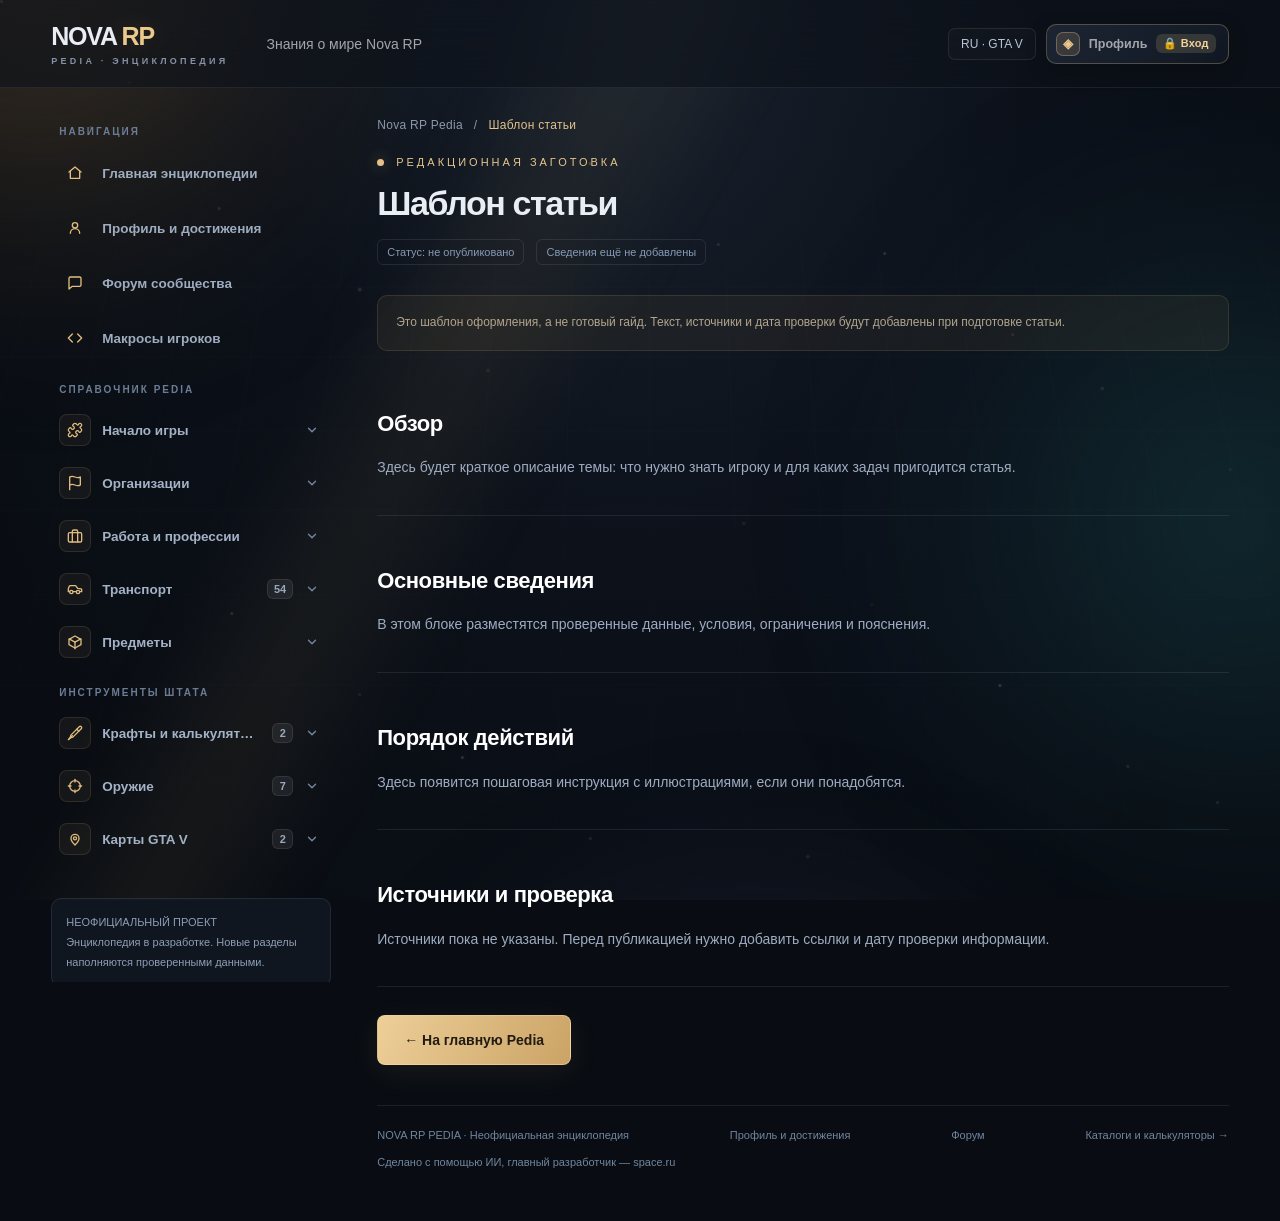
<file: article.html>
<!DOCTYPE html>
<html lang="ru"><head><meta charset="utf-8"><meta name="viewport" content="width=device-width,initial-scale=1"><title>Шаблон статьи — Nova RP Pedia</title><link rel="stylesheet" href="profile-nav.css"><link rel="stylesheet" href="pedia-sidebar.css?v=3"><link rel="stylesheet" href="pedia-richtext.css?v=4">
<style>
*{box-sizing:border-box}body{margin:0;background:#131416;color:#eee;font:14px 'Segoe UI',Arial,sans-serif}button,input{font:inherit}button{cursor:pointer}header{height:76px;border-bottom:1px solid #303136;display:flex;align-items:center;gap:38px;padding:0 4vw;background:#191a1d}.brand{font-size:25px;font-weight:900;letter-spacing:-1px}.brand b{color:#eab95c}.brand small{font-size:11px;letter-spacing:3px;display:block;color:#888;margin-top:2px}header span{color:#a4a5ab}header .right{margin-left:auto;font-size:12px;background:#28292d;border-radius:7px;padding:8px 12px}.page{max-width:1550px;margin:auto;padding:36px 4vw}.crumb{font-size:12px;color:#83858e;margin-bottom:24px}.crumb span{color:#d8b67b}h1{font-size:34px;letter-spacing:-1px;margin:0 0 10px}.intro{color:#9799a2;margin:0 0 28px;line-height:1.6}.layout{display:grid;grid-template-columns:minmax(0,1fr) 350px;gap:26px;align-items:start}.toolbar{display:flex;gap:12px;align-items:center;margin-bottom:18px}.search{width:100%;border:1px solid #36373d;background:#202125;padding:13px 16px;border-radius:9px;color:white;outline:none}.search:focus{border-color:#d6aa5b}.count{white-space:nowrap;color:#8d8f98;font-size:12px}.tabs{display:flex;gap:7px;flex-wrap:wrap;margin-bottom:26px}.tab{color:#a7a8af;background:#202125;border:1px solid #303137;border-radius:7px;padding:9px 13px;font-size:12px}.tab.active{background:#d9ae62;color:#191714;border-color:#d9ae62;font-weight:700}.section-title{display:flex;gap:10px;align-items:center;margin:26px 0 15px;font-size:19px}.section-title span{font-size:11px;background:#2a2b30;color:#a3a4ab;padding:4px 7px;border-radius:5px}.cards{display:grid;grid-template-columns:repeat(auto-fill,minmax(170px,1fr));gap:12px}.card{border:1px solid #303137;border-radius:10px;background:#1c1d21;padding:16px;display:flex;flex-direction:column;min-width:0;transition:.2s}.card:hover{border-color:#756342;background:#222226}.card.selected{border-color:#b18a49}.art{height:92px;display:flex;align-items:center;justify-content:center;background:radial-gradient(ellipse,#33322d00,#191a1d00);position:relative;color:#bdb8ad}.art svg{width:115px;height:70px;filter:drop-shadow(0 8px 7px #0007)}.card-title{min-height:40px;font-weight:600;font-size:13px;line-height:1.5;margin-top:12px}.recipe{font-size:12px;color:#8e909a;margin:9px 0 16px}.recipe b{color:#dfc18d;font-size:15px;font-weight:600}.add{border:1px solid #3a3935;border-radius:6px;background:#2b2822;color:#e5c896;padding:9px;font-size:12px;margin-top:auto}.add:hover{background:#423724}.cart{position:sticky;top:20px;background:#1c1d21;border:1px solid #33343a;border-radius:12px;overflow:hidden}.cart-head{padding:20px;border-bottom:1px solid #303137;display:flex;justify-content:space-between;align-items:center;font-size:18px;font-weight:700}.badge{background:#383025;color:#e5bb77;border-radius:6px;font-size:12px;padding:4px 8px}.cart-body{padding:20px}.label{font-size:12px;color:#b3b4bc;display:flex;justify-content:space-between;margin-bottom:9px}.label span{color:#73757e}.stock-row{display:flex;background:#141518;border:1px solid #393a41;border-radius:7px;align-items:center;padding-right:12px;gap:8px;color:#9698a1}.stock-row input{width:100%;min-width:0;border:0;background:transparent;padding:12px;color:#f0d09a;font-size:20px;outline:none;font-weight:700}.bar{height:4px;border-radius:9px;background:#323338;margin-top:12px;overflow:hidden}.bar i{display:block;width:0;height:100%;background:#dcb774}.balance{font-size:12px;line-height:1.6;color:#93959e;margin-top:10px;min-height:38px}.balance.ok{color:#8dccaa}.balance.bad{color:#ed9292}.order-list{border-top:1px solid #33343a;margin-top:15px;padding-top:15px;max-height:36vh;overflow:auto}.empty{text-align:center;color:#8c8e98;padding:30px 5px;line-height:1.7}.empty strong{display:block;color:#c1c2c9;font-size:14px;margin:12px 0 5px}.line{border:1px solid #34353a;background:#232429;border-radius:8px;padding:10px;margin-bottom:9px}.line-top{display:flex;gap:10px;justify-content:space-between;align-items:start}.line-name{font-size:12px;line-height:1.5}.remove{border:0;background:none;color:#9d7b75;font-size:18px;padding:0 3px}.line-bottom{display:flex;align-items:center;justify-content:space-between;margin-top:10px;gap:6px}.line-cost{font-size:11px;color:#bcaa8c}.qty{display:flex;gap:4px}.qty button{width:25px;border:1px solid #404147;border-radius:4px;color:#ddd;background:#303137}.qty input{width:65px;background:#17181b;border:1px solid #404147;color:#dfbd84;text-align:center;padding:5px 0;border-radius:4px;appearance:textfield}.qty input::-webkit-inner-spin-button{display:none}.summary{border-top:1px solid #33343a;padding-top:15px;margin-top:15px}.sumrow{display:flex;justify-content:space-between;font-size:12px;color:#9799a3;margin-bottom:12px}.sumrow strong{color:#ddd}.total{color:#e3c28b;font-size:15px;font-weight:700}.total strong{color:#e3c28b}.copy{width:100%;padding:12px;background:#dbb16b;color:#211b12;border:0;border-radius:7px;font-weight:700;margin-top:4px}.clear{width:100%;background:none;border:0;color:#9b9da5;padding:12px;font-size:12px}.note{color:#6f717a;font-size:11px;line-height:1.7;margin-top:15px}.footer{border-top:1px solid #2b2c31;padding-top:20px;margin-top:35px;color:#6f717a;font-size:11px;display:flex;justify-content:space-between;gap:20px}.toast{position:fixed;bottom:20px;left:50%;transform:translateX(-50%);background:#dfbb7b;color:#201a11;padding:12px 22px;border-radius:8px;z-index:10;box-shadow:0 6px 30px #0005}.none{padding:40px;color:#92949d;text-align:center}[hidden]{display:none!important}button:focus-visible{outline:2px solid #e1b66c;outline-offset:3px}@media(max-width:1050px){.layout{grid-template-columns:minmax(0,1fr) 310px}.cards{grid-template-columns:repeat(auto-fill,minmax(155px,1fr))}.cart-body{padding:15px}}@media(max-width:760px){header{height:66px;padding:0 20px}header>span{display:none}.page{padding:25px 16px}h1{font-size:28px}.layout{grid-template-columns:1fr}.cart{position:static}.cards{grid-template-columns:repeat(2,minmax(0,1fr))}.count{display:none}.footer{flex-direction:column}.card{padding:12px}.art{height:75px}}

a{color:inherit;text-decoration:none}a:hover{color:#e5c28b}a:focus-visible{outline:2px solid #e5c28b;outline-offset:5px;border-radius:4px}.crumb a{transition:color .15s}.crumb a:hover{text-decoration:underline}.brand:hover{color:#fff}.nav-grid{display:grid;grid-template-columns:repeat(auto-fit,minmax(240px,1fr));gap:20px;margin-top:30px}.nav-card{display:flex;flex-direction:column;gap:15px;border:1px solid #36373d;border-radius:14px;padding:28px;background:#1c1d21;transition:.2s}.nav-card:hover{border-color:#c6a062;background:#242326;transform:translateY(-3px)}.nav-card h2{font-size:23px;margin:0}.nav-card p{color:#9b9da5;line-height:1.7;margin:0}.nav-card .go{color:#e5c28b;margin-top:auto;padding-top:15px}.hero-label{color:#d9b77e;font-size:12px;letter-spacing:2px;margin:25px 0 16px}.hero-title{font-size:clamp(32px,5vw,60px);max-width:850px;line-height:1.1;margin-bottom:22px}.nav-hero{padding:20px 0 30px}.quick-links{display:flex;gap:15px;flex-wrap:wrap}.nav-button{display:inline-block;padding:13px 20px;border-radius:8px;background:#dbb16b;color:#211b12;font-weight:700}.nav-button:hover{background:#e7c48c;color:#211b12}

/* NOVA — animated atmosphere */
:root{--nova-gold:#ecc88b;--nova-edge:rgba(222,194,143,.16)}
html{background:#090d13;scroll-behavior:smooth}body{background:#090d13;isolation:isolate;min-height:100vh;color:#e9edf4}
.atmosphere{position:fixed;inset:0;z-index:-1;overflow:hidden;pointer-events:none;background:radial-gradient(ellipse at 50% 0%,#18212d 0%,#0c111a 44%,#090d13 85%)}
.aura{position:absolute;width:70vw;height:70vw;max-width:1100px;max-height:1100px;border-radius:50%;filter:blur(75px);opacity:.38;will-change:transform;animation:auraFloat 27s ease-in-out infinite alternate}
.aura.gold{left:-32vw;top:-38vw;background:radial-gradient(circle,#9a713e 0%,#6e54272e 48%,transparent 68%)}
.aura.teal{right:-32vw;top:8vh;background:radial-gradient(circle,#205d65 0%,#1b586b33 46%,transparent 68%);animation-duration:34s;animation-delay:-13s}
.aura.violet{left:24vw;bottom:-60vw;background:radial-gradient(circle,#424a79 0%,transparent 65%);animation-duration:39s;animation-delay:-20s}
.bg-grid{position:absolute;inset:0;background-image:linear-gradient(#c2d3ed05 1px,transparent 1px),linear-gradient(90deg,#c2d3ed05 1px,transparent 1px);background-size:72px 72px;mask-image:linear-gradient(transparent,#0008 40%,transparent);transform:perspective(900px) rotateX(20deg) scale(1.15)}
.bg-beam{position:absolute;left:22%;top:-25%;width:20%;height:150%;background:linear-gradient(90deg,transparent,#e4bb7010,transparent);transform:rotate(30deg);filter:blur(25px);animation:beamDrift 30s ease-in-out infinite alternate}
.sparks{position:absolute;left:0;top:0;width:3px;height:3px;border-radius:50%;background:#e9cc92;box-shadow:7vw 14vh 1px #e9cc9280,18vw 68vh 1px #e9cc9260,28vw 32vh 2px #e9cc9290,36vw 84vh 1px #b3e0dd80,46vw 18vh 1px #e9cc9290,58vw 58vh 2px #e9cc9260,69vw 28vh 1px #e9cc9270,78vw 76vh 1px #b3e0dd80,86vw 43vh 2px #e9cc9270,95vw 89vh 1px #e9cc9250,13vw 93vh 1px #b3e0dd60,63vw 95vh 2px #e9cc9270;opacity:.4;animation:sparkDrift 19s ease-in-out infinite alternate}
.sparks.second{transform:translate(10vw,9vh);animation-delay:-9s;animation-duration:26s;opacity:.25}
header{position:relative;z-index:2;background:rgba(13,18,26,.62);border-color:#afc3e518;backdrop-filter:blur(20px);-webkit-backdrop-filter:blur(20px);height:88px}
.brand{letter-spacing:-1.2px}.brand b{color:#ecc88b;text-shadow:0 0 26px #edc58030}.brand small{letter-spacing:3.3px;color:#8692a5;font-size:9px;margin-top:5px}
header .right{border:1px solid #e0c99c1c;background:#ffffff05;color:#b9c5d7}
.page{position:relative;z-index:1;padding-top:42px;animation:pageReveal .65s ease both}
.crumb{color:#8b98ab;letter-spacing:.3px}.crumb span{color:#e1c28c}h1{letter-spacing:-1.4px;font-weight:750}.intro{color:#9ba9bd}
.nav-hero{padding:clamp(35px,8vh,100px) 0 clamp(45px,9vh,110px);max-width:1050px}.hero-label{display:flex;align-items:center;gap:12px;font-size:11px;letter-spacing:3px;color:#e5c58f}.hero-label:before{content:'';width:7px;height:7px;background:#e4c18a;border-radius:50%;box-shadow:0 0 15px #ebc88370}
.hero-title{font-size:clamp(40px,5.8vw,78px);letter-spacing:-3px;line-height:1.08;background:linear-gradient(115deg,#fbf6eb 5%,#e4c58f 60%,#acc6cf);-webkit-background-clip:text;background-clip:text;color:transparent;max-width:1000px;margin-top:26px;margin-bottom:26px}
.nav-hero .intro{font-size:16px;line-height:1.9;max-width:700px}.quick-links{margin-top:32px}.nav-button{padding:16px 26px;border:1px solid #f8dba280;background:linear-gradient(115deg,#edcf98,#cba366);box-shadow:0 8px 30px #cba36615;transition:transform .25s,box-shadow .25s}.nav-button:hover{transform:translateY(-3px);box-shadow:0 12px 40px #cba36630;background:#efd29e}
.nav-card,.cart{background:linear-gradient(135deg,#202a38b3,#131c29cc);border:1px solid #b4c7e524;box-shadow:0 15px 60px #00000020;backdrop-filter:blur(20px);-webkit-backdrop-filter:blur(20px)}
.nav-card{padding:32px;border-radius:18px}.nav-card:hover{background:linear-gradient(135deg,#2b3543cc,#1a2533dd);border-color:#e2c58b77;box-shadow:0 20px 50px #0003}.nav-card p{color:#9eaec3}.nav-card .go{color:#ecc88b}.nav-grid{gap:22px}
.cart{border-radius:16px}.cart-head{border-bottom-color:#c1d2ed18;font-size:17px}.cart-body{background:transparent}.badge{background:#e0bb7520;color:#efd29b}.stock-row{background:#090e1688;border-color:#c3d2e526}.stock-row:focus-within{border-color:#ddbd7f99;box-shadow:0 0 0 3px #ddbd7f0a}.stock-row input{color:#efd19b}.bar{background:#afc4e018}.bar i{background:linear-gradient(90deg,#9f8053,#f0dba7);box-shadow:0 0 12px #e2bd7970;transition:width .3s}
.search{background:#17223199;border-color:#b2c8e526;backdrop-filter:blur(12px);transition:border-color .2s,box-shadow .2s}.search:focus{border-color:#dcb87c;box-shadow:0 0 0 3px #dcb87c0c}
.tab{background:#1c2737a6;border-color:#a2bad51c;color:#9eacc1;transition:background .2s,color .2s,border-color .2s}.tab:hover{border-color:#ddbd7b70;color:#efdab6}.tab.active{background:linear-gradient(120deg,#e6c68e,#ba945b);color:#211a10;border-color:#e6c68e80;box-shadow:0 3px 15px #d7b16b15}
.card{background:linear-gradient(145deg,#1e2a3b99,#131c29c7);border-color:#acc5e51c;border-radius:13px;transition:transform .22s,border-color .22s,box-shadow .22s,background .22s;backdrop-filter:blur(12px)}
.card:hover{transform:translateY(-4px);background:linear-gradient(145deg,#2b3543c7,#1c2532dd);border-color:#d8b98166;box-shadow:0 12px 25px #0003}.card.selected{border-color:#d9b77b80;box-shadow:inset 0 0 25px #b9955408}.art{background:radial-gradient(ellipse,#d5c4940a,transparent 65%)}.art svg{transition:transform .3s}.card:hover .art svg{transform:translateY(-3px) rotate(-2deg)}
.add{background:#d0af7710;color:#e6c896;border-color:#ddc19230;transition:background .2s,border-color .2s}.add:hover{background:#d8b98124;border-color:#ddc19270}.line{background:#101a2799;border-color:#c2d5ed1c}.qty input{background:#0a121d;color:#ebcc92;border-color:#91a9ca30}.qty input:focus{outline:1px solid #e1c38b}.copy{background:linear-gradient(115deg,#e7c994,#c4a06a);transition:filter .2s,transform .2s}.copy:hover{filter:brightness(1.08);transform:translateY(-1px)}
.order-list,.summary,.cart-head,.footer{border-color:#b8cce61c}.section-title span{background:#9fb7d112;color:#9dadc1}.footer{color:#7a899f;padding-bottom:24px}.footer a{color:#a9b8ca}.note{color:#8290a4}.toast{background:#e8ca95;box-shadow:0 12px 45px #0006;border:1px solid #ffdf9c}
@keyframes auraFloat{0%{transform:translate3d(0,0,0) scale(1)}50%{transform:translate3d(7vw,6vh,0) scale(1.12)}100%{transform:translate3d(14vw,-3vh,0) scale(.94)}}
@keyframes sparkDrift{from{translate:0 0;opacity:.2}to{translate:18px -60px;opacity:.6}}
@keyframes beamDrift{from{translate:-12vw 0;opacity:.3}to{translate:25vw 0;opacity:.8}}
@keyframes pageReveal{from{opacity:0;transform:translateY(10px)}to{opacity:1;transform:translateY(0)}}
@media(max-width:760px){header{height:74px}.page{padding-top:26px}.hero-title{letter-spacing:-1.7px}.nav-hero{padding:32px 0 48px}.nav-hero .intro{font-size:14px}.aura{filter:blur(45px);width:100vw;height:100vw}.aura.gold{top:-35vw;left:-40vw}.aura.teal{top:35vh;right:-50vw}.nav-card{padding:24px}.hero-label{letter-spacing:2px}.card:hover{transform:none}}
@media(prefers-reduced-motion:reduce){html{scroll-behavior:auto}*,*:before,*:after{animation:none!important;transition:none!important}.aura{will-change:auto}.sparks{opacity:.3}}

.pedia-shell{max-width:1550px;margin:auto;padding:30px 4vw;display:grid;grid-template-columns:190px minmax(0,1fr);gap:48px;position:relative}.pedia-side{padding-top:8px}.side-label{font-size:10px;letter-spacing:2px;color:#718299;margin:22px 0 12px}.side-link{display:block;padding:11px 12px;margin:4px 0;border-radius:8px;font-size:13px;color:#a4b2c6;transition:.2s}.side-link:hover,.side-link.current{background:#e4bf8110;color:#efd099}.side-link.current{border-left:2px solid #e6c78c}.side-box{border:1px solid #b5c9e51c;background:#16202d80;border-radius:10px;padding:14px;margin-top:35px;font-size:11px;line-height:1.8;color:#8e9eb5}.pedia-content{min-width:0}.pedia-content .hero-label{margin-top:20px}.pedia-title{font-size:clamp(38px,5.5vw,70px);letter-spacing:-2.8px;line-height:1.08;margin:22px 0;color:#f1eee7}.pedia-title em{font-style:normal;background:linear-gradient(110deg,#edd19e,#c6a875);background-clip:text;-webkit-background-clip:text;color:transparent}.pedia-lead{color:#9cacbf;line-height:1.9;font-size:15px;max-width:650px}.pedia-search{position:relative;margin:30px 0 12px;max-width:780px}.pedia-search input{padding:18px 90px 18px 48px;font-size:15px;border-radius:12px}.search-mark{position:absolute;left:18px;top:14px;color:#d8b982;font-size:23px}.keycap{position:absolute;right:14px;top:15px;border:1px solid #8195b333;border-radius:5px;padding:3px 6px;color:#8294ae;font-size:11px}.search-help{font-size:11px;color:#71849d;margin-bottom:35px}.section-bar{display:flex;justify-content:space-between;align-items:center;gap:15px;margin:35px 0 18px}.section-bar h2{font-size:20px;margin:0;letter-spacing:-.5px}.section-bar span{font-size:11px;color:#8c9cb2}.pedia-grid{display:grid;grid-template-columns:repeat(3,minmax(0,1fr));gap:13px}.pedia-tile{position:relative;display:flex;flex-direction:column;gap:14px;min-height:190px;background:linear-gradient(140deg,#1c2a3b99,#101a28b0);border:1px solid #b5c9e51e;border-radius:13px;padding:22px;transition:transform .2s,border-color .2s,background .2s}.pedia-tile:hover{transform:translateY(-4px);border-color:#d3b17b80;background:#233143aa}.tile-icon{width:38px;height:38px;display:grid;place-items:center;background:#e9c4850c;border:1px solid #e9c48526;color:#e9c485;border-radius:10px;font-size:20px}.pedia-tile h3{font-size:15px;margin:0}.pedia-tile p{font-size:12px;color:#91a3bb;line-height:1.7;margin:0}.tile-state{font-size:10px;color:#8999ae;margin-top:auto;display:flex;justify-content:space-between;gap:12px}.tile-state.live{color:#88c6a9}.ready-list{display:grid;grid-template-columns:1fr 1fr;gap:12px}.ready-link{display:flex;align-items:center;gap:14px;border:1px solid #b5c9e51e;background:#111d2bb0;border-radius:12px;padding:19px}.ready-link:hover{border-color:#d3b17b80}.ready-link strong{display:block;font-size:13px}.ready-link small{display:block;color:#8a9eb9;margin-top:7px;font-size:11px}.ready-link b{margin-left:auto;color:#e5c58c}.editor-note{margin:28px 0;border:1px solid #e5be7a22;border-radius:10px;padding:16px 18px;font-size:12px;color:#b3a58d;line-height:1.8;background:#d9ac6410}.results{max-width:780px;margin:0 0 25px;background:#111d2be8;border:1px solid #b5c9e52a;border-radius:12px;padding:8px}.results a{display:block;padding:14px;border-radius:7px}.results a:hover{background:#dcb77510}.results strong{display:block;font-size:13px}.results small{display:block;font-size:11px;margin-top:5px;color:#92a6bf}.no-results{padding:18px;color:#9aabc0;font-size:13px}.article-layout{display:grid;grid-template-columns:minmax(0,1fr) 210px;gap:36px}.article-block{padding:5px 0 20px;border-bottom:1px solid #b5c9e51c;margin-bottom:20px}.article-block h2{font-size:22px}.article-block p,.article-block li{font-size:14px;color:#9eacc1;line-height:1.9}.article-toc{position:sticky;top:25px;align-self:start;border-left:1px solid #b5c9e52a;padding-left:20px}.article-toc a{display:block;color:#a4b4c9;font-size:12px;margin:15px 0}.article-meta{display:flex;gap:12px;flex-wrap:wrap;font-size:11px;color:#869ab4;margin:16px 0 30px}.article-meta span{padding:6px 9px;border:1px solid #a8bad022;border-radius:6px}.pedia-footer{display:flex;justify-content:space-between;gap:15px;flex-wrap:wrap;margin-top:40px;padding:23px 0;border-top:1px solid #b5c9e51c;font-size:11px;color:#71859f}
@media(max-width:1100px){.pedia-shell{gap:25px;grid-template-columns:165px minmax(0,1fr)}.pedia-grid{grid-template-columns:repeat(2,minmax(0,1fr))}}@media(max-width:760px){.pedia-shell{display:block;padding:22px 16px}.pedia-side{display:none}.pedia-title{letter-spacing:-1.8px}.pedia-grid{grid-template-columns:repeat(2,minmax(0,1fr))}.pedia-tile{padding:16px;min-height:180px}.ready-list,.article-layout{grid-template-columns:1fr}.article-toc{display:none}.keycap{display:none}.pedia-search input{padding-right:15px}.pedia-lead{font-size:14px}.section-bar span{display:none}}@media(prefers-reduced-motion:reduce){.pedia-tile{transition:none}}
</style></head><body><div class="atmosphere" aria-hidden="true"><div class="aura gold"></div><div class="aura teal"></div><div class="aura violet"></div><div class="bg-grid"></div><div class="bg-beam"></div><div class="sparks"></div><div class="sparks second"></div></div>
<header><a class="brand" href="home.html" aria-label="Nova RP Pedia — главная">NOVA <b>RP</b><small>PEDIA · ЭНЦИКЛОПЕДИЯ</small></a><span>Знания о мире Nova RP</span><div class="nova-header-end"><div class="right">RU · GTA V</div><a class="nova-profile-btn" id="novaProfileNavBtn" href="profile.html"><span class="npb-avatar" aria-hidden="true">◈</span><span class="npb-label">Профиль</span><span class="npb-badge">🔒 Вход</span></a></div></header>
<main class="pedia-shell"><aside class="pedia-side"><div class="side-label">ОБЗОР</div><a class="side-link" href="home.html">⌂ &nbsp; Главная</a><a class="side-link" href="profile.html">★ &nbsp; Профиль</a><a class="side-link" href="macros.html">&lt;/&gt; &nbsp; Макросы игроков</a><a class="side-link" href="catalogs.html">◇ &nbsp; Крафты</a><a class="side-link" href="forum.html">☷ &nbsp; Форум</a><div class="side-label">ИНСТРУМЕНТЫ</div><a class="side-link" href="index.html">Государственные структуры</a><a class="side-link" href="ems.html">Медицинская служба</a><div class="side-label">РЕДАКЦИЯ</div><a class="side-link" href="article.html">Шаблон статьи</a><div class="side-box">НЕОФИЦИАЛЬНЫЙ ПРОЕКТ<br>Энциклопедия в разработке. Новые разделы наполняются проверенными данными.</div></aside><div class="pedia-content"><nav class="crumb"><a href="home.html">Nova RP Pedia</a> &nbsp; / &nbsp; <span id="crumbTitle">Шаблон статьи</span></nav><div class="hero-label" id="articleHeroLabel">РЕДАКЦИОННАЯ ЗАГОТОВКА</div><h1 id="articleTitle">Шаблон статьи</h1><div class="article-meta" id="articleMeta"><span>Статус: не опубликовано</span><span>Сведения ещё не добавлены</span></div><div class="editor-note" id="articleNotice">Это шаблон оформления, а не готовый гайд. Текст, источники и дата проверки будут добавлены при подготовке статьи.</div><div class="article-layout" style="display:block;max-width:960px"><div style="min-width:0"><article class="article-main rt-content"><section class="article-block" id="overview"><h2>Обзор</h2><p>Здесь будет краткое описание темы: что нужно знать игроку и для каких задач пригодится статья.</p></section><section class="article-block" id="details"><h2>Основные сведения</h2><p>В этом блоке разместятся проверенные данные, условия, ограничения и пояснения.</p></section><section class="article-block" id="steps"><h2>Порядок действий</h2><p>Здесь появится пошаговая инструкция с иллюстрациями, если они понадобятся.</p></section><section class="article-block" id="sources"><h2>Источники и проверка</h2><p>Источники пока не указаны. Перед публикацией нужно добавить ссылки и дату проверки информации.</p></section></article><div class="actions" style="display:flex;gap:12px;flex-wrap:wrap;margin-top:28px"><a class="nav-button" href="home.html">← На главную Pedia</a></div></div></div><footer class="pedia-footer"><span>NOVA RP PEDIA · Неофициальная энциклопедия</span><a href="profile.html">Профиль и достижения</a><a href="forum.html">Форум</a><a href="catalogs.html">Каталоги и калькуляторы →</a><span>Сделано с помощью ИИ, главный разработчик — <a href="https://space.ru" target="_blank" rel="noopener noreferrer">space.ru</a></span></footer></div></main><script>
const sections={start:'Начало игры',organizations:'Организации',jobs:'Работа и профессии',transport:'Транспорт',items:'Предметы'};const key=new URLSearchParams(location.search).get('section');if(Object.hasOwn(sections,key)){const title=sections[key];document.getElementById('articleTitle').textContent=title;document.getElementById('crumbTitle').textContent=title;document.getElementById('articleNotice').textContent='Раздел «'+title+'» готовится к наполнению. Ниже — структура будущей статьи, а не сведения о правилах или механиках сервера.';document.title=title+' — Nova RP Pedia';}
</script><script src="vendor/supabase.js"></script><script src="supabase-config.js?v=3"></script><script src="pedia-richtext.js?v=5"></script><script src="pedia-transport-seed.js?v=5"></script><script src="pedia-sidebar.js?v=7"></script><script src="pedia-article.js?v=5"></script><script src="achievements.js"></script></body></html>
</file>
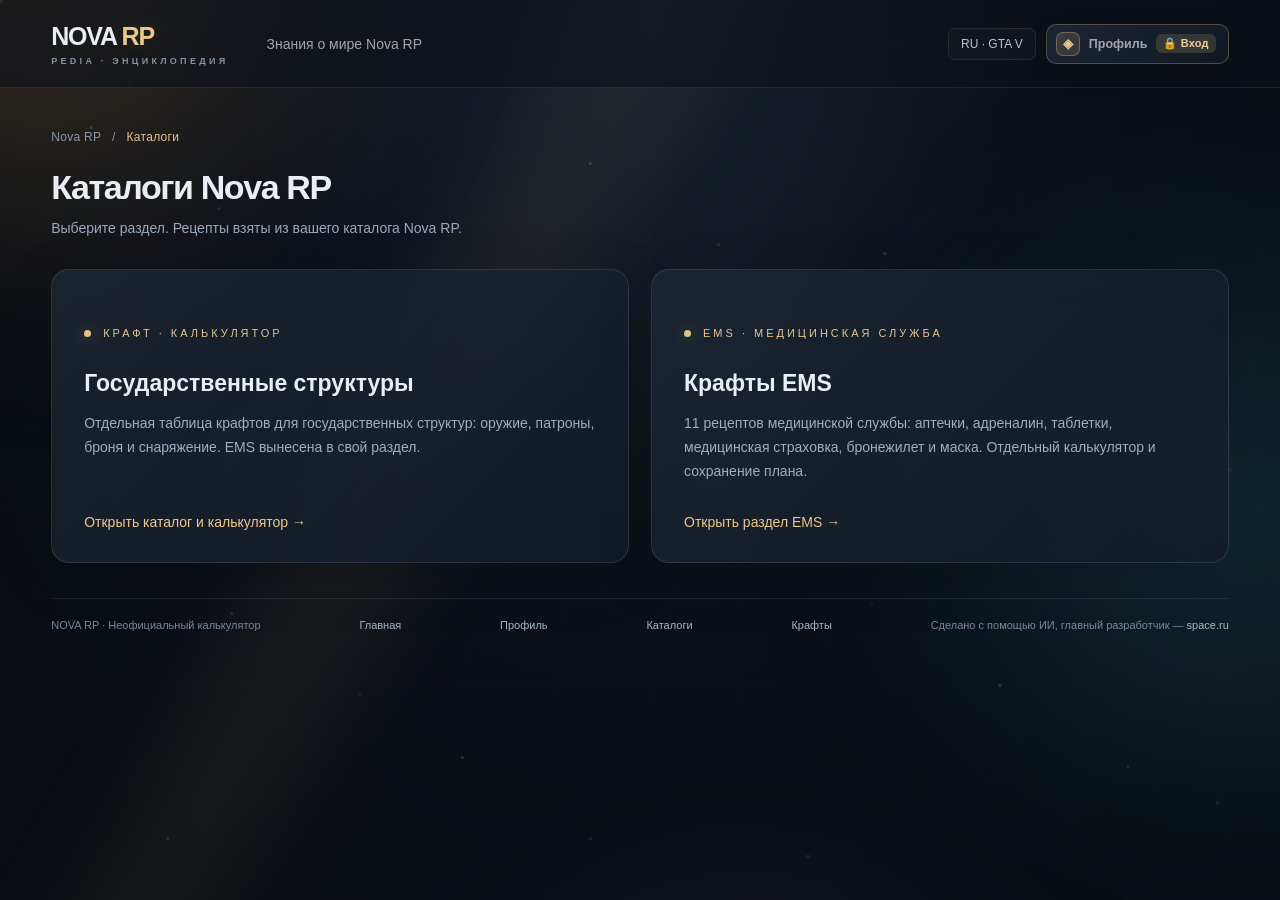
<file: catalogs.html>
<!DOCTYPE html>
<html lang="ru"><head><meta charset="utf-8"><meta name="viewport" content="width=device-width,initial-scale=1"><title>Nova RP — Каталоги</title><link rel="stylesheet" href="profile-nav.css">
<style>
*{box-sizing:border-box}body{margin:0;background:#131416;color:#eee;font:14px 'Segoe UI',Arial,sans-serif}button,input{font:inherit}button{cursor:pointer}header{height:76px;border-bottom:1px solid #303136;display:flex;align-items:center;gap:38px;padding:0 4vw;background:#191a1d}.brand{font-size:25px;font-weight:900;letter-spacing:-1px}.brand b{color:#eab95c}.brand small{font-size:11px;letter-spacing:3px;display:block;color:#888;margin-top:2px}header span{color:#a4a5ab}header .right{margin-left:auto;font-size:12px;background:#28292d;border-radius:7px;padding:8px 12px}.page{max-width:1550px;margin:auto;padding:36px 4vw}.crumb{font-size:12px;color:#83858e;margin-bottom:24px}.crumb span{color:#d8b67b}h1{font-size:34px;letter-spacing:-1px;margin:0 0 10px}.intro{color:#9799a2;margin:0 0 28px;line-height:1.6}.layout{display:grid;grid-template-columns:minmax(0,1fr) 350px;gap:26px;align-items:start}.toolbar{display:flex;gap:12px;align-items:center;margin-bottom:18px}.search{width:100%;border:1px solid #36373d;background:#202125;padding:13px 16px;border-radius:9px;color:white;outline:none}.search:focus{border-color:#d6aa5b}.count{white-space:nowrap;color:#8d8f98;font-size:12px}.tabs{display:flex;gap:7px;flex-wrap:wrap;margin-bottom:26px}.tab{color:#a7a8af;background:#202125;border:1px solid #303137;border-radius:7px;padding:9px 13px;font-size:12px}.tab.active{background:#d9ae62;color:#191714;border-color:#d9ae62;font-weight:700}.section-title{display:flex;gap:10px;align-items:center;margin:26px 0 15px;font-size:19px}.section-title span{font-size:11px;background:#2a2b30;color:#a3a4ab;padding:4px 7px;border-radius:5px}.cards{display:grid;grid-template-columns:repeat(auto-fill,minmax(170px,1fr));gap:12px}.card{border:1px solid #303137;border-radius:10px;background:#1c1d21;padding:16px;display:flex;flex-direction:column;min-width:0;transition:.2s}.card:hover{border-color:#756342;background:#222226}.card.selected{border-color:#b18a49}.art{height:92px;display:flex;align-items:center;justify-content:center;background:radial-gradient(ellipse,#33322d00,#191a1d00);position:relative;color:#bdb8ad}.art svg{width:115px;height:70px;filter:drop-shadow(0 8px 7px #0007)}.card-title{min-height:40px;font-weight:600;font-size:13px;line-height:1.5;margin-top:12px}.recipe{font-size:12px;color:#8e909a;margin:9px 0 16px}.recipe b{color:#dfc18d;font-size:15px;font-weight:600}.add{border:1px solid #3a3935;border-radius:6px;background:#2b2822;color:#e5c896;padding:9px;font-size:12px;margin-top:auto}.add:hover{background:#423724}.cart{position:sticky;top:20px;background:#1c1d21;border:1px solid #33343a;border-radius:12px;overflow:hidden}.cart-head{padding:20px;border-bottom:1px solid #303137;display:flex;justify-content:space-between;align-items:center;font-size:18px;font-weight:700}.badge{background:#383025;color:#e5bb77;border-radius:6px;font-size:12px;padding:4px 8px}.cart-body{padding:20px}.label{font-size:12px;color:#b3b4bc;display:flex;justify-content:space-between;margin-bottom:9px}.label span{color:#73757e}.stock-row{display:flex;background:#141518;border:1px solid #393a41;border-radius:7px;align-items:center;padding-right:12px;gap:8px;color:#9698a1}.stock-row input{width:100%;min-width:0;border:0;background:transparent;padding:12px;color:#f0d09a;font-size:20px;outline:none;font-weight:700}.bar{height:4px;border-radius:9px;background:#323338;margin-top:12px;overflow:hidden}.bar i{display:block;width:0;height:100%;background:#dcb774}.balance{font-size:12px;line-height:1.6;color:#93959e;margin-top:10px;min-height:38px}.balance.ok{color:#8dccaa}.balance.bad{color:#ed9292}.order-list{border-top:1px solid #33343a;margin-top:15px;padding-top:15px;max-height:36vh;overflow:auto}.empty{text-align:center;color:#8c8e98;padding:30px 5px;line-height:1.7}.empty strong{display:block;color:#c1c2c9;font-size:14px;margin:12px 0 5px}.line{border:1px solid #34353a;background:#232429;border-radius:8px;padding:10px;margin-bottom:9px}.line-top{display:flex;gap:10px;justify-content:space-between;align-items:start}.line-name{font-size:12px;line-height:1.5}.remove{border:0;background:none;color:#9d7b75;font-size:18px;padding:0 3px}.line-bottom{display:flex;align-items:center;justify-content:space-between;margin-top:10px;gap:6px}.line-cost{font-size:11px;color:#bcaa8c}.qty{display:flex;gap:4px}.qty button{width:25px;border:1px solid #404147;border-radius:4px;color:#ddd;background:#303137}.qty input{width:65px;background:#17181b;border:1px solid #404147;color:#dfbd84;text-align:center;padding:5px 0;border-radius:4px;appearance:textfield}.qty input::-webkit-inner-spin-button{display:none}.summary{border-top:1px solid #33343a;padding-top:15px;margin-top:15px}.sumrow{display:flex;justify-content:space-between;font-size:12px;color:#9799a3;margin-bottom:12px}.sumrow strong{color:#ddd}.total{color:#e3c28b;font-size:15px;font-weight:700}.total strong{color:#e3c28b}.copy{width:100%;padding:12px;background:#dbb16b;color:#211b12;border:0;border-radius:7px;font-weight:700;margin-top:4px}.clear{width:100%;background:none;border:0;color:#9b9da5;padding:12px;font-size:12px}.note{color:#6f717a;font-size:11px;line-height:1.7;margin-top:15px}.footer{border-top:1px solid #2b2c31;padding-top:20px;margin-top:35px;color:#6f717a;font-size:11px;display:flex;justify-content:space-between;gap:20px}.toast{position:fixed;bottom:20px;left:50%;transform:translateX(-50%);background:#dfbb7b;color:#201a11;padding:12px 22px;border-radius:8px;z-index:10;box-shadow:0 6px 30px #0005}.none{padding:40px;color:#92949d;text-align:center}[hidden]{display:none!important}button:focus-visible{outline:2px solid #e1b66c;outline-offset:3px}@media(max-width:1050px){.layout{grid-template-columns:minmax(0,1fr) 310px}.cards{grid-template-columns:repeat(auto-fill,minmax(155px,1fr))}.cart-body{padding:15px}}@media(max-width:760px){header{height:66px;padding:0 20px}header>span{display:none}.page{padding:25px 16px}h1{font-size:28px}.layout{grid-template-columns:1fr}.cart{position:static}.cards{grid-template-columns:repeat(2,minmax(0,1fr))}.count{display:none}.footer{flex-direction:column}.card{padding:12px}.art{height:75px}}

a{color:inherit;text-decoration:none}a:hover{color:#e5c28b}a:focus-visible{outline:2px solid #e5c28b;outline-offset:5px;border-radius:4px}.crumb a{transition:color .15s}.crumb a:hover{text-decoration:underline}.brand:hover{color:#fff}.nav-grid{display:grid;grid-template-columns:repeat(auto-fit,minmax(240px,1fr));gap:20px;margin-top:30px}.nav-card{display:flex;flex-direction:column;gap:15px;border:1px solid #36373d;border-radius:14px;padding:28px;background:#1c1d21;transition:.2s}.nav-card:hover{border-color:#c6a062;background:#242326;transform:translateY(-3px)}.nav-card h2{font-size:23px;margin:0}.nav-card p{color:#9b9da5;line-height:1.7;margin:0}.nav-card .go{color:#e5c28b;margin-top:auto;padding-top:15px}.hero-label{color:#d9b77e;font-size:12px;letter-spacing:2px;margin:25px 0 16px}.hero-title{font-size:clamp(32px,5vw,60px);max-width:850px;line-height:1.1;margin-bottom:22px}.nav-hero{padding:20px 0 30px}.quick-links{display:flex;gap:15px;flex-wrap:wrap}.nav-button{display:inline-block;padding:13px 20px;border-radius:8px;background:#dbb16b;color:#211b12;font-weight:700}.nav-button:hover{background:#e7c48c;color:#211b12}

/* NOVA — animated atmosphere */
:root{--nova-gold:#ecc88b;--nova-edge:rgba(222,194,143,.16)}
html{background:#090d13;scroll-behavior:smooth}body{background:#090d13;isolation:isolate;min-height:100vh;color:#e9edf4}
.atmosphere{position:fixed;inset:0;z-index:-1;overflow:hidden;pointer-events:none;background:radial-gradient(ellipse at 50% 0%,#18212d 0%,#0c111a 44%,#090d13 85%)}
.aura{position:absolute;width:70vw;height:70vw;max-width:1100px;max-height:1100px;border-radius:50%;filter:blur(75px);opacity:.38;will-change:transform;animation:auraFloat 27s ease-in-out infinite alternate}
.aura.gold{left:-32vw;top:-38vw;background:radial-gradient(circle,#9a713e 0%,#6e54272e 48%,transparent 68%)}
.aura.teal{right:-32vw;top:8vh;background:radial-gradient(circle,#205d65 0%,#1b586b33 46%,transparent 68%);animation-duration:34s;animation-delay:-13s}
.aura.violet{left:24vw;bottom:-60vw;background:radial-gradient(circle,#424a79 0%,transparent 65%);animation-duration:39s;animation-delay:-20s}
.bg-grid{position:absolute;inset:0;background-image:linear-gradient(#c2d3ed05 1px,transparent 1px),linear-gradient(90deg,#c2d3ed05 1px,transparent 1px);background-size:72px 72px;mask-image:linear-gradient(transparent,#0008 40%,transparent);transform:perspective(900px) rotateX(20deg) scale(1.15)}
.bg-beam{position:absolute;left:22%;top:-25%;width:20%;height:150%;background:linear-gradient(90deg,transparent,#e4bb7010,transparent);transform:rotate(30deg);filter:blur(25px);animation:beamDrift 30s ease-in-out infinite alternate}
.sparks{position:absolute;left:0;top:0;width:3px;height:3px;border-radius:50%;background:#e9cc92;box-shadow:7vw 14vh 1px #e9cc9280,18vw 68vh 1px #e9cc9260,28vw 32vh 2px #e9cc9290,36vw 84vh 1px #b3e0dd80,46vw 18vh 1px #e9cc9290,58vw 58vh 2px #e9cc9260,69vw 28vh 1px #e9cc9270,78vw 76vh 1px #b3e0dd80,86vw 43vh 2px #e9cc9270,95vw 89vh 1px #e9cc9250,13vw 93vh 1px #b3e0dd60,63vw 95vh 2px #e9cc9270;opacity:.4;animation:sparkDrift 19s ease-in-out infinite alternate}
.sparks.second{transform:translate(10vw,9vh);animation-delay:-9s;animation-duration:26s;opacity:.25}
header{position:relative;z-index:2;background:rgba(13,18,26,.62);border-color:#afc3e518;backdrop-filter:blur(20px);-webkit-backdrop-filter:blur(20px);height:88px}
.brand{letter-spacing:-1.2px}.brand b{color:#ecc88b;text-shadow:0 0 26px #edc58030}.brand small{letter-spacing:3.3px;color:#8692a5;font-size:9px;margin-top:5px}
header .right{border:1px solid #e0c99c1c;background:#ffffff05;color:#b9c5d7}
.page{position:relative;z-index:1;padding-top:42px;animation:pageReveal .65s ease both}
.crumb{color:#8b98ab;letter-spacing:.3px}.crumb span{color:#e1c28c}h1{letter-spacing:-1.4px;font-weight:750}.intro{color:#9ba9bd}
.nav-hero{padding:clamp(35px,8vh,100px) 0 clamp(45px,9vh,110px);max-width:1050px}.hero-label{display:flex;align-items:center;gap:12px;font-size:11px;letter-spacing:3px;color:#e5c58f}.hero-label:before{content:'';width:7px;height:7px;background:#e4c18a;border-radius:50%;box-shadow:0 0 15px #ebc88370}
.hero-title{font-size:clamp(40px,5.8vw,78px);letter-spacing:-3px;line-height:1.08;background:linear-gradient(115deg,#fbf6eb 5%,#e4c58f 60%,#acc6cf);-webkit-background-clip:text;background-clip:text;color:transparent;max-width:1000px;margin-top:26px;margin-bottom:26px}
.nav-hero .intro{font-size:16px;line-height:1.9;max-width:700px}.quick-links{margin-top:32px}.nav-button{padding:16px 26px;border:1px solid #f8dba280;background:linear-gradient(115deg,#edcf98,#cba366);box-shadow:0 8px 30px #cba36615;transition:transform .25s,box-shadow .25s}.nav-button:hover{transform:translateY(-3px);box-shadow:0 12px 40px #cba36630;background:#efd29e}
.nav-card,.cart{background:linear-gradient(135deg,#202a38b3,#131c29cc);border:1px solid #b4c7e524;box-shadow:0 15px 60px #00000020;backdrop-filter:blur(20px);-webkit-backdrop-filter:blur(20px)}
.nav-card{padding:32px;border-radius:18px}.nav-card:hover{background:linear-gradient(135deg,#2b3543cc,#1a2533dd);border-color:#e2c58b77;box-shadow:0 20px 50px #0003}.nav-card p{color:#9eaec3}.nav-card .go{color:#ecc88b}.nav-grid{gap:22px}
.cart{border-radius:16px}.cart-head{border-bottom-color:#c1d2ed18;font-size:17px}.cart-body{background:transparent}.badge{background:#e0bb7520;color:#efd29b}.stock-row{background:#090e1688;border-color:#c3d2e526}.stock-row:focus-within{border-color:#ddbd7f99;box-shadow:0 0 0 3px #ddbd7f0a}.stock-row input{color:#efd19b}.bar{background:#afc4e018}.bar i{background:linear-gradient(90deg,#9f8053,#f0dba7);box-shadow:0 0 12px #e2bd7970;transition:width .3s}
.search{background:#17223199;border-color:#b2c8e526;backdrop-filter:blur(12px);transition:border-color .2s,box-shadow .2s}.search:focus{border-color:#dcb87c;box-shadow:0 0 0 3px #dcb87c0c}
.tab{background:#1c2737a6;border-color:#a2bad51c;color:#9eacc1;transition:background .2s,color .2s,border-color .2s}.tab:hover{border-color:#ddbd7b70;color:#efdab6}.tab.active{background:linear-gradient(120deg,#e6c68e,#ba945b);color:#211a10;border-color:#e6c68e80;box-shadow:0 3px 15px #d7b16b15}
.card{background:linear-gradient(145deg,#1e2a3b99,#131c29c7);border-color:#acc5e51c;border-radius:13px;transition:transform .22s,border-color .22s,box-shadow .22s,background .22s;backdrop-filter:blur(12px)}
.card:hover{transform:translateY(-4px);background:linear-gradient(145deg,#2b3543c7,#1c2532dd);border-color:#d8b98166;box-shadow:0 12px 25px #0003}.card.selected{border-color:#d9b77b80;box-shadow:inset 0 0 25px #b9955408}.art{background:radial-gradient(ellipse,#d5c4940a,transparent 65%)}.art svg{transition:transform .3s}.card:hover .art svg{transform:translateY(-3px) rotate(-2deg)}
.add{background:#d0af7710;color:#e6c896;border-color:#ddc19230;transition:background .2s,border-color .2s}.add:hover{background:#d8b98124;border-color:#ddc19270}.line{background:#101a2799;border-color:#c2d5ed1c}.qty input{background:#0a121d;color:#ebcc92;border-color:#91a9ca30}.qty input:focus{outline:1px solid #e1c38b}.copy{background:linear-gradient(115deg,#e7c994,#c4a06a);transition:filter .2s,transform .2s}.copy:hover{filter:brightness(1.08);transform:translateY(-1px)}
.order-list,.summary,.cart-head,.footer{border-color:#b8cce61c}.section-title span{background:#9fb7d112;color:#9dadc1}.footer{color:#7a899f;padding-bottom:24px}.footer a{color:#a9b8ca}.note{color:#8290a4}.toast{background:#e8ca95;box-shadow:0 12px 45px #0006;border:1px solid #ffdf9c}
@keyframes auraFloat{0%{transform:translate3d(0,0,0) scale(1)}50%{transform:translate3d(7vw,6vh,0) scale(1.12)}100%{transform:translate3d(14vw,-3vh,0) scale(.94)}}
@keyframes sparkDrift{from{translate:0 0;opacity:.2}to{translate:18px -60px;opacity:.6}}
@keyframes beamDrift{from{translate:-12vw 0;opacity:.3}to{translate:25vw 0;opacity:.8}}
@keyframes pageReveal{from{opacity:0;transform:translateY(10px)}to{opacity:1;transform:translateY(0)}}
@media(max-width:760px){header{height:74px}.page{padding-top:26px}.hero-title{letter-spacing:-1.7px}.nav-hero{padding:32px 0 48px}.nav-hero .intro{font-size:14px}.aura{filter:blur(45px);width:100vw;height:100vw}.aura.gold{top:-35vw;left:-40vw}.aura.teal{top:35vh;right:-50vw}.nav-card{padding:24px}.hero-label{letter-spacing:2px}.card:hover{transform:none}}
@media(prefers-reduced-motion:reduce){html{scroll-behavior:auto}*,*:before,*:after{animation:none!important;transition:none!important}.aura{will-change:auto}.sparks{opacity:.3}}
</style></head><body><div class="atmosphere" aria-hidden="true"><div class="aura gold"></div><div class="aura teal"></div><div class="aura violet"></div><div class="bg-grid"></div><div class="bg-beam"></div><div class="sparks"></div><div class="sparks second"></div></div>
<header><a class="brand" href="home.html" aria-label="Nova RP Pedia — главная">NOVA <b>RP</b><small>PEDIA · ЭНЦИКЛОПЕДИЯ</small></a><span>Знания о мире Nova RP</span><div class="nova-header-end"><div class="right">RU · GTA V</div><a class="nova-profile-btn" id="novaProfileNavBtn" href="profile.html"><span class="npb-avatar" aria-hidden="true">◈</span><span class="npb-label">Профиль</span><span class="npb-badge">🔒 Вход</span></a></div></header>
<main class="page"><nav class="crumb" aria-label="Навигация"><a href="home.html">Nova RP</a> &nbsp; / &nbsp; <span aria-current="page">Каталоги</span></nav><h1>Каталоги Nova RP</h1><p class="intro">Выберите раздел. Рецепты взяты из вашего каталога Nova RP.</p><div class="nav-grid"><a class="nav-card" href="index.html"><div class="hero-label">КРАФТ · КАЛЬКУЛЯТОР</div><h2>Государственные структуры</h2><p>Отдельная таблица крафтов для государственных структур: оружие, патроны, броня и снаряжение. EMS вынесена в свой раздел.</p><span class="go">Открыть каталог и калькулятор →</span></a><a class="nav-card" href="ems.html"><div class="hero-label">EMS · МЕДИЦИНСКАЯ СЛУЖБА</div><h2>Крафты EMS</h2><p>11 рецептов медицинской службы: аптечки, адреналин, таблетки, медицинская страховка, бронежилет и маска. Отдельный калькулятор и сохранение плана.</p><span class="go">Открыть раздел EMS →</span></a></div><footer class="footer"><span>NOVA RP · Неофициальный калькулятор</span><a href="home.html">Главная</a><a href="profile.html">Профиль</a><a href="catalogs.html">Каталоги</a><a href="index.html">Крафты</a><span>Сделано с помощью ИИ, главный разработчик — <a href="https://space.ru" target="_blank" rel="noopener noreferrer">space.ru</a></span></footer></main><script src="supabase-config.js"></script><script src="achievements.js"></script></body></html>
</file>
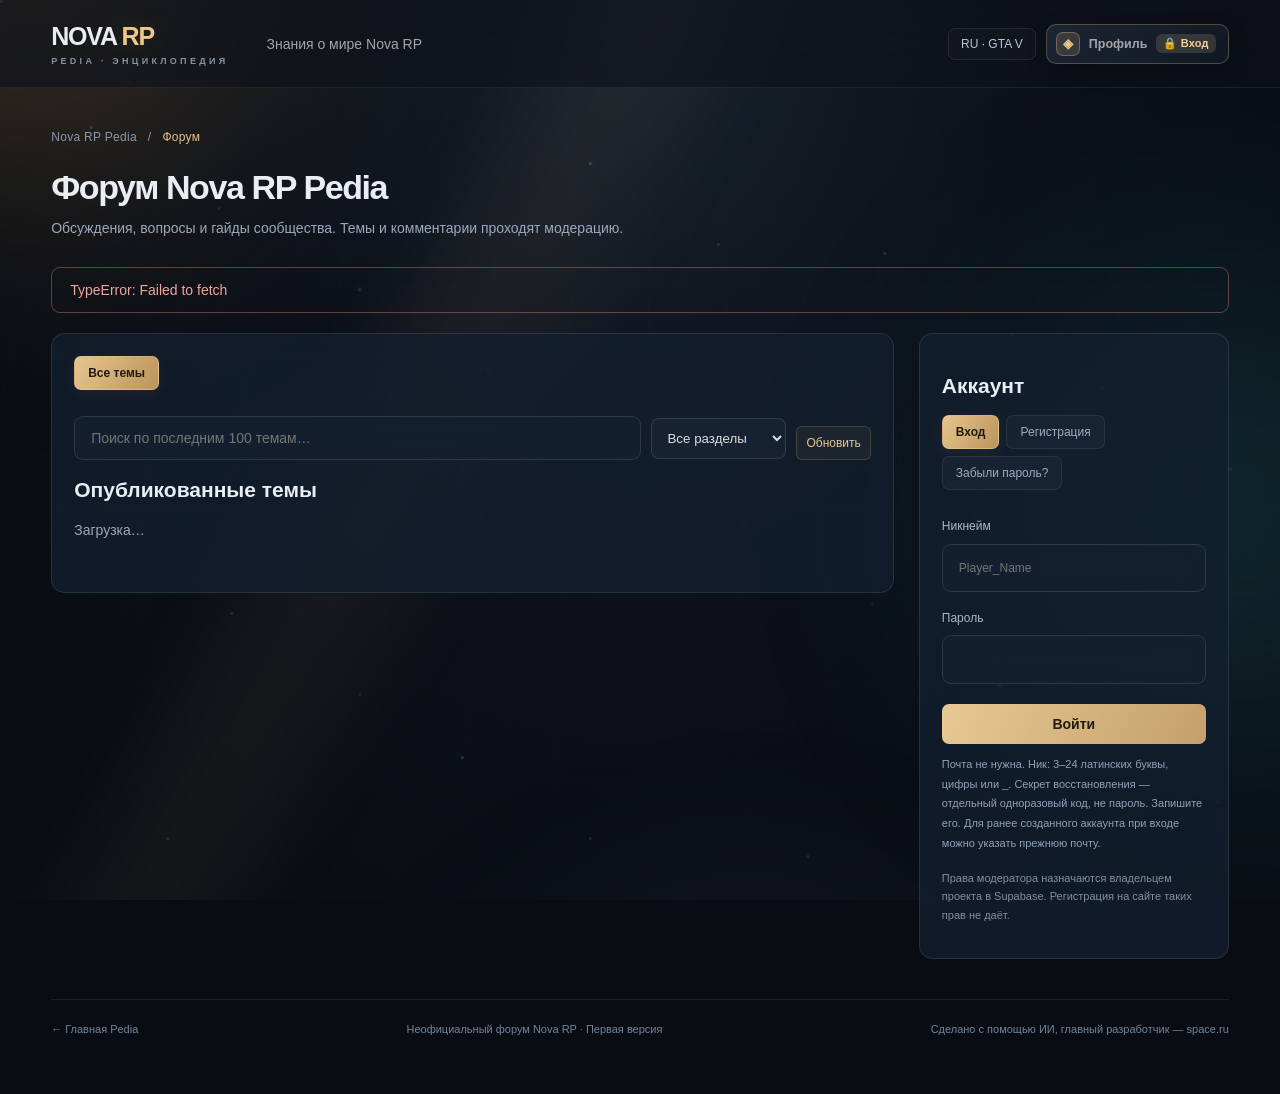
<file: forum.html>
<!DOCTYPE html>
<html lang="ru"><head><meta charset="utf-8"><meta name="viewport" content="width=device-width,initial-scale=1"><title>Форум — Nova RP Pedia</title><link rel="stylesheet" href="profile-nav.css">
<style>
*{box-sizing:border-box}body{margin:0;background:#131416;color:#eee;font:14px 'Segoe UI',Arial,sans-serif}button,input{font:inherit}button{cursor:pointer}header{height:76px;border-bottom:1px solid #303136;display:flex;align-items:center;gap:38px;padding:0 4vw;background:#191a1d}.brand{font-size:25px;font-weight:900;letter-spacing:-1px}.brand b{color:#eab95c}.brand small{font-size:11px;letter-spacing:3px;display:block;color:#888;margin-top:2px}header span{color:#a4a5ab}header .right{margin-left:auto;font-size:12px;background:#28292d;border-radius:7px;padding:8px 12px}.page{max-width:1550px;margin:auto;padding:36px 4vw}.crumb{font-size:12px;color:#83858e;margin-bottom:24px}.crumb span{color:#d8b67b}h1{font-size:34px;letter-spacing:-1px;margin:0 0 10px}.intro{color:#9799a2;margin:0 0 28px;line-height:1.6}.layout{display:grid;grid-template-columns:minmax(0,1fr) 350px;gap:26px;align-items:start}.toolbar{display:flex;gap:12px;align-items:center;margin-bottom:18px}.search{width:100%;border:1px solid #36373d;background:#202125;padding:13px 16px;border-radius:9px;color:white;outline:none}.search:focus{border-color:#d6aa5b}.count{white-space:nowrap;color:#8d8f98;font-size:12px}.tabs{display:flex;gap:7px;flex-wrap:wrap;margin-bottom:26px}.tab{color:#a7a8af;background:#202125;border:1px solid #303137;border-radius:7px;padding:9px 13px;font-size:12px}.tab.active{background:#d9ae62;color:#191714;border-color:#d9ae62;font-weight:700}.section-title{display:flex;gap:10px;align-items:center;margin:26px 0 15px;font-size:19px}.section-title span{font-size:11px;background:#2a2b30;color:#a3a4ab;padding:4px 7px;border-radius:5px}.cards{display:grid;grid-template-columns:repeat(auto-fill,minmax(170px,1fr));gap:12px}.card{border:1px solid #303137;border-radius:10px;background:#1c1d21;padding:16px;display:flex;flex-direction:column;min-width:0;transition:.2s}.card:hover{border-color:#756342;background:#222226}.card.selected{border-color:#b18a49}.art{height:92px;display:flex;align-items:center;justify-content:center;background:radial-gradient(ellipse,#33322d00,#191a1d00);position:relative;color:#bdb8ad}.art svg{width:115px;height:70px;filter:drop-shadow(0 8px 7px #0007)}.card-title{min-height:40px;font-weight:600;font-size:13px;line-height:1.5;margin-top:12px}.recipe{font-size:12px;color:#8e909a;margin:9px 0 16px}.recipe b{color:#dfc18d;font-size:15px;font-weight:600}.add{border:1px solid #3a3935;border-radius:6px;background:#2b2822;color:#e5c896;padding:9px;font-size:12px;margin-top:auto}.add:hover{background:#423724}.cart{position:sticky;top:20px;background:#1c1d21;border:1px solid #33343a;border-radius:12px;overflow:hidden}.cart-head{padding:20px;border-bottom:1px solid #303137;display:flex;justify-content:space-between;align-items:center;font-size:18px;font-weight:700}.badge{background:#383025;color:#e5bb77;border-radius:6px;font-size:12px;padding:4px 8px}.cart-body{padding:20px}.label{font-size:12px;color:#b3b4bc;display:flex;justify-content:space-between;margin-bottom:9px}.label span{color:#73757e}.stock-row{display:flex;background:#141518;border:1px solid #393a41;border-radius:7px;align-items:center;padding-right:12px;gap:8px;color:#9698a1}.stock-row input{width:100%;min-width:0;border:0;background:transparent;padding:12px;color:#f0d09a;font-size:20px;outline:none;font-weight:700}.bar{height:4px;border-radius:9px;background:#323338;margin-top:12px;overflow:hidden}.bar i{display:block;width:0;height:100%;background:#dcb774}.balance{font-size:12px;line-height:1.6;color:#93959e;margin-top:10px;min-height:38px}.balance.ok{color:#8dccaa}.balance.bad{color:#ed9292}.order-list{border-top:1px solid #33343a;margin-top:15px;padding-top:15px;max-height:36vh;overflow:auto}.empty{text-align:center;color:#8c8e98;padding:30px 5px;line-height:1.7}.empty strong{display:block;color:#c1c2c9;font-size:14px;margin:12px 0 5px}.line{border:1px solid #34353a;background:#232429;border-radius:8px;padding:10px;margin-bottom:9px}.line-top{display:flex;gap:10px;justify-content:space-between;align-items:start}.line-name{font-size:12px;line-height:1.5}.remove{border:0;background:none;color:#9d7b75;font-size:18px;padding:0 3px}.line-bottom{display:flex;align-items:center;justify-content:space-between;margin-top:10px;gap:6px}.line-cost{font-size:11px;color:#bcaa8c}.qty{display:flex;gap:4px}.qty button{width:25px;border:1px solid #404147;border-radius:4px;color:#ddd;background:#303137}.qty input{width:65px;background:#17181b;border:1px solid #404147;color:#dfbd84;text-align:center;padding:5px 0;border-radius:4px;appearance:textfield}.qty input::-webkit-inner-spin-button{display:none}.summary{border-top:1px solid #33343a;padding-top:15px;margin-top:15px}.sumrow{display:flex;justify-content:space-between;font-size:12px;color:#9799a3;margin-bottom:12px}.sumrow strong{color:#ddd}.total{color:#e3c28b;font-size:15px;font-weight:700}.total strong{color:#e3c28b}.copy{width:100%;padding:12px;background:#dbb16b;color:#211b12;border:0;border-radius:7px;font-weight:700;margin-top:4px}.clear{width:100%;background:none;border:0;color:#9b9da5;padding:12px;font-size:12px}.note{color:#6f717a;font-size:11px;line-height:1.7;margin-top:15px}.footer{border-top:1px solid #2b2c31;padding-top:20px;margin-top:35px;color:#6f717a;font-size:11px;display:flex;justify-content:space-between;gap:20px}.toast{position:fixed;bottom:20px;left:50%;transform:translateX(-50%);background:#dfbb7b;color:#201a11;padding:12px 22px;border-radius:8px;z-index:10;box-shadow:0 6px 30px #0005}.none{padding:40px;color:#92949d;text-align:center}[hidden]{display:none!important}button:focus-visible{outline:2px solid #e1b66c;outline-offset:3px}@media(max-width:1050px){.layout{grid-template-columns:minmax(0,1fr) 310px}.cards{grid-template-columns:repeat(auto-fill,minmax(155px,1fr))}.cart-body{padding:15px}}@media(max-width:760px){header{height:66px;padding:0 20px}header>span{display:none}.page{padding:25px 16px}h1{font-size:28px}.layout{grid-template-columns:1fr}.cart{position:static}.cards{grid-template-columns:repeat(2,minmax(0,1fr))}.count{display:none}.footer{flex-direction:column}.card{padding:12px}.art{height:75px}}

a{color:inherit;text-decoration:none}a:hover{color:#e5c28b}a:focus-visible{outline:2px solid #e5c28b;outline-offset:5px;border-radius:4px}.crumb a{transition:color .15s}.crumb a:hover{text-decoration:underline}.brand:hover{color:#fff}.nav-grid{display:grid;grid-template-columns:repeat(auto-fit,minmax(240px,1fr));gap:20px;margin-top:30px}.nav-card{display:flex;flex-direction:column;gap:15px;border:1px solid #36373d;border-radius:14px;padding:28px;background:#1c1d21;transition:.2s}.nav-card:hover{border-color:#c6a062;background:#242326;transform:translateY(-3px)}.nav-card h2{font-size:23px;margin:0}.nav-card p{color:#9b9da5;line-height:1.7;margin:0}.nav-card .go{color:#e5c28b;margin-top:auto;padding-top:15px}.hero-label{color:#d9b77e;font-size:12px;letter-spacing:2px;margin:25px 0 16px}.hero-title{font-size:clamp(32px,5vw,60px);max-width:850px;line-height:1.1;margin-bottom:22px}.nav-hero{padding:20px 0 30px}.quick-links{display:flex;gap:15px;flex-wrap:wrap}.nav-button{display:inline-block;padding:13px 20px;border-radius:8px;background:#dbb16b;color:#211b12;font-weight:700}.nav-button:hover{background:#e7c48c;color:#211b12}

/* NOVA — animated atmosphere */
:root{--nova-gold:#ecc88b;--nova-edge:rgba(222,194,143,.16)}
html{background:#090d13;scroll-behavior:smooth}body{background:#090d13;isolation:isolate;min-height:100vh;color:#e9edf4}
.atmosphere{position:fixed;inset:0;z-index:-1;overflow:hidden;pointer-events:none;background:radial-gradient(ellipse at 50% 0%,#18212d 0%,#0c111a 44%,#090d13 85%)}
.aura{position:absolute;width:70vw;height:70vw;max-width:1100px;max-height:1100px;border-radius:50%;filter:blur(75px);opacity:.38;will-change:transform;animation:auraFloat 27s ease-in-out infinite alternate}
.aura.gold{left:-32vw;top:-38vw;background:radial-gradient(circle,#9a713e 0%,#6e54272e 48%,transparent 68%)}
.aura.teal{right:-32vw;top:8vh;background:radial-gradient(circle,#205d65 0%,#1b586b33 46%,transparent 68%);animation-duration:34s;animation-delay:-13s}
.aura.violet{left:24vw;bottom:-60vw;background:radial-gradient(circle,#424a79 0%,transparent 65%);animation-duration:39s;animation-delay:-20s}
.bg-grid{position:absolute;inset:0;background-image:linear-gradient(#c2d3ed05 1px,transparent 1px),linear-gradient(90deg,#c2d3ed05 1px,transparent 1px);background-size:72px 72px;mask-image:linear-gradient(transparent,#0008 40%,transparent);transform:perspective(900px) rotateX(20deg) scale(1.15)}
.bg-beam{position:absolute;left:22%;top:-25%;width:20%;height:150%;background:linear-gradient(90deg,transparent,#e4bb7010,transparent);transform:rotate(30deg);filter:blur(25px);animation:beamDrift 30s ease-in-out infinite alternate}
.sparks{position:absolute;left:0;top:0;width:3px;height:3px;border-radius:50%;background:#e9cc92;box-shadow:7vw 14vh 1px #e9cc9280,18vw 68vh 1px #e9cc9260,28vw 32vh 2px #e9cc9290,36vw 84vh 1px #b3e0dd80,46vw 18vh 1px #e9cc9290,58vw 58vh 2px #e9cc9260,69vw 28vh 1px #e9cc9270,78vw 76vh 1px #b3e0dd80,86vw 43vh 2px #e9cc9270,95vw 89vh 1px #e9cc9250,13vw 93vh 1px #b3e0dd60,63vw 95vh 2px #e9cc9270;opacity:.4;animation:sparkDrift 19s ease-in-out infinite alternate}
.sparks.second{transform:translate(10vw,9vh);animation-delay:-9s;animation-duration:26s;opacity:.25}
header{position:relative;z-index:2;background:rgba(13,18,26,.62);border-color:#afc3e518;backdrop-filter:blur(20px);-webkit-backdrop-filter:blur(20px);height:88px}
.brand{letter-spacing:-1.2px}.brand b{color:#ecc88b;text-shadow:0 0 26px #edc58030}.brand small{letter-spacing:3.3px;color:#8692a5;font-size:9px;margin-top:5px}
header .right{border:1px solid #e0c99c1c;background:#ffffff05;color:#b9c5d7}
.page{position:relative;z-index:1;padding-top:42px;animation:pageReveal .65s ease both}
.crumb{color:#8b98ab;letter-spacing:.3px}.crumb span{color:#e1c28c}h1{letter-spacing:-1.4px;font-weight:750}.intro{color:#9ba9bd}
.nav-hero{padding:clamp(35px,8vh,100px) 0 clamp(45px,9vh,110px);max-width:1050px}.hero-label{display:flex;align-items:center;gap:12px;font-size:11px;letter-spacing:3px;color:#e5c58f}.hero-label:before{content:'';width:7px;height:7px;background:#e4c18a;border-radius:50%;box-shadow:0 0 15px #ebc88370}
.hero-title{font-size:clamp(40px,5.8vw,78px);letter-spacing:-3px;line-height:1.08;background:linear-gradient(115deg,#fbf6eb 5%,#e4c58f 60%,#acc6cf);-webkit-background-clip:text;background-clip:text;color:transparent;max-width:1000px;margin-top:26px;margin-bottom:26px}
.nav-hero .intro{font-size:16px;line-height:1.9;max-width:700px}.quick-links{margin-top:32px}.nav-button{padding:16px 26px;border:1px solid #f8dba280;background:linear-gradient(115deg,#edcf98,#cba366);box-shadow:0 8px 30px #cba36615;transition:transform .25s,box-shadow .25s}.nav-button:hover{transform:translateY(-3px);box-shadow:0 12px 40px #cba36630;background:#efd29e}
.nav-card,.cart{background:linear-gradient(135deg,#202a38b3,#131c29cc);border:1px solid #b4c7e524;box-shadow:0 15px 60px #00000020;backdrop-filter:blur(20px);-webkit-backdrop-filter:blur(20px)}
.nav-card{padding:32px;border-radius:18px}.nav-card:hover{background:linear-gradient(135deg,#2b3543cc,#1a2533dd);border-color:#e2c58b77;box-shadow:0 20px 50px #0003}.nav-card p{color:#9eaec3}.nav-card .go{color:#ecc88b}.nav-grid{gap:22px}
.cart{border-radius:16px}.cart-head{border-bottom-color:#c1d2ed18;font-size:17px}.cart-body{background:transparent}.badge{background:#e0bb7520;color:#efd29b}.stock-row{background:#090e1688;border-color:#c3d2e526}.stock-row:focus-within{border-color:#ddbd7f99;box-shadow:0 0 0 3px #ddbd7f0a}.stock-row input{color:#efd19b}.bar{background:#afc4e018}.bar i{background:linear-gradient(90deg,#9f8053,#f0dba7);box-shadow:0 0 12px #e2bd7970;transition:width .3s}
.search{background:#17223199;border-color:#b2c8e526;backdrop-filter:blur(12px);transition:border-color .2s,box-shadow .2s}.search:focus{border-color:#dcb87c;box-shadow:0 0 0 3px #dcb87c0c}
.tab{background:#1c2737a6;border-color:#a2bad51c;color:#9eacc1;transition:background .2s,color .2s,border-color .2s}.tab:hover{border-color:#ddbd7b70;color:#efdab6}.tab.active{background:linear-gradient(120deg,#e6c68e,#ba945b);color:#211a10;border-color:#e6c68e80;box-shadow:0 3px 15px #d7b16b15}
.card{background:linear-gradient(145deg,#1e2a3b99,#131c29c7);border-color:#acc5e51c;border-radius:13px;transition:transform .22s,border-color .22s,box-shadow .22s,background .22s;backdrop-filter:blur(12px)}
.card:hover{transform:translateY(-4px);background:linear-gradient(145deg,#2b3543c7,#1c2532dd);border-color:#d8b98166;box-shadow:0 12px 25px #0003}.card.selected{border-color:#d9b77b80;box-shadow:inset 0 0 25px #b9955408}.art{background:radial-gradient(ellipse,#d5c4940a,transparent 65%)}.art svg{transition:transform .3s}.card:hover .art svg{transform:translateY(-3px) rotate(-2deg)}
.add{background:#d0af7710;color:#e6c896;border-color:#ddc19230;transition:background .2s,border-color .2s}.add:hover{background:#d8b98124;border-color:#ddc19270}.line{background:#101a2799;border-color:#c2d5ed1c}.qty input{background:#0a121d;color:#ebcc92;border-color:#91a9ca30}.qty input:focus{outline:1px solid #e1c38b}.copy{background:linear-gradient(115deg,#e7c994,#c4a06a);transition:filter .2s,transform .2s}.copy:hover{filter:brightness(1.08);transform:translateY(-1px)}
.order-list,.summary,.cart-head,.footer{border-color:#b8cce61c}.section-title span{background:#9fb7d112;color:#9dadc1}.footer{color:#7a899f;padding-bottom:24px}.footer a{color:#a9b8ca}.note{color:#8290a4}.toast{background:#e8ca95;box-shadow:0 12px 45px #0006;border:1px solid #ffdf9c}
@keyframes auraFloat{0%{transform:translate3d(0,0,0) scale(1)}50%{transform:translate3d(7vw,6vh,0) scale(1.12)}100%{transform:translate3d(14vw,-3vh,0) scale(.94)}}
@keyframes sparkDrift{from{translate:0 0;opacity:.2}to{translate:18px -60px;opacity:.6}}
@keyframes beamDrift{from{translate:-12vw 0;opacity:.3}to{translate:25vw 0;opacity:.8}}
@keyframes pageReveal{from{opacity:0;transform:translateY(10px)}to{opacity:1;transform:translateY(0)}}
@media(max-width:760px){header{height:74px}.page{padding-top:26px}.hero-title{letter-spacing:-1.7px}.nav-hero{padding:32px 0 48px}.nav-hero .intro{font-size:14px}.aura{filter:blur(45px);width:100vw;height:100vw}.aura.gold{top:-35vw;left:-40vw}.aura.teal{top:35vh;right:-50vw}.nav-card{padding:24px}.hero-label{letter-spacing:2px}.card:hover{transform:none}}
@media(prefers-reduced-motion:reduce){html{scroll-behavior:auto}*,*:before,*:after{animation:none!important;transition:none!important}.aura{will-change:auto}.sparks{opacity:.3}}

.pedia-shell{max-width:1550px;margin:auto;padding:30px 4vw;display:grid;grid-template-columns:190px minmax(0,1fr);gap:48px;position:relative}.pedia-side{padding-top:8px}.side-label{font-size:10px;letter-spacing:2px;color:#718299;margin:22px 0 12px}.side-link{display:block;padding:11px 12px;margin:4px 0;border-radius:8px;font-size:13px;color:#a4b2c6;transition:.2s}.side-link:hover,.side-link.current{background:#e4bf8110;color:#efd099}.side-link.current{border-left:2px solid #e6c78c}.side-box{border:1px solid #b5c9e51c;background:#16202d80;border-radius:10px;padding:14px;margin-top:35px;font-size:11px;line-height:1.8;color:#8e9eb5}.pedia-content{min-width:0}.pedia-content .hero-label{margin-top:20px}.pedia-title{font-size:clamp(38px,5.5vw,70px);letter-spacing:-2.8px;line-height:1.08;margin:22px 0;color:#f1eee7}.pedia-title em{font-style:normal;background:linear-gradient(110deg,#edd19e,#c6a875);background-clip:text;-webkit-background-clip:text;color:transparent}.pedia-lead{color:#9cacbf;line-height:1.9;font-size:15px;max-width:650px}.pedia-search{position:relative;margin:30px 0 12px;max-width:780px}.pedia-search input{padding:18px 90px 18px 48px;font-size:15px;border-radius:12px}.search-mark{position:absolute;left:18px;top:14px;color:#d8b982;font-size:23px}.keycap{position:absolute;right:14px;top:15px;border:1px solid #8195b333;border-radius:5px;padding:3px 6px;color:#8294ae;font-size:11px}.search-help{font-size:11px;color:#71849d;margin-bottom:35px}.section-bar{display:flex;justify-content:space-between;align-items:center;gap:15px;margin:35px 0 18px}.section-bar h2{font-size:20px;margin:0;letter-spacing:-.5px}.section-bar span{font-size:11px;color:#8c9cb2}.pedia-grid{display:grid;grid-template-columns:repeat(3,minmax(0,1fr));gap:13px}.pedia-tile{position:relative;display:flex;flex-direction:column;gap:14px;min-height:190px;background:linear-gradient(140deg,#1c2a3b99,#101a28b0);border:1px solid #b5c9e51e;border-radius:13px;padding:22px;transition:transform .2s,border-color .2s,background .2s}.pedia-tile:hover{transform:translateY(-4px);border-color:#d3b17b80;background:#233143aa}.tile-icon{width:38px;height:38px;display:grid;place-items:center;background:#e9c4850c;border:1px solid #e9c48526;color:#e9c485;border-radius:10px;font-size:20px}.pedia-tile h3{font-size:15px;margin:0}.pedia-tile p{font-size:12px;color:#91a3bb;line-height:1.7;margin:0}.tile-state{font-size:10px;color:#8999ae;margin-top:auto;display:flex;justify-content:space-between;gap:12px}.tile-state.live{color:#88c6a9}.ready-list{display:grid;grid-template-columns:1fr 1fr;gap:12px}.ready-link{display:flex;align-items:center;gap:14px;border:1px solid #b5c9e51e;background:#111d2bb0;border-radius:12px;padding:19px}.ready-link:hover{border-color:#d3b17b80}.ready-link strong{display:block;font-size:13px}.ready-link small{display:block;color:#8a9eb9;margin-top:7px;font-size:11px}.ready-link b{margin-left:auto;color:#e5c58c}.editor-note{margin:28px 0;border:1px solid #e5be7a22;border-radius:10px;padding:16px 18px;font-size:12px;color:#b3a58d;line-height:1.8;background:#d9ac6410}.results{max-width:780px;margin:0 0 25px;background:#111d2be8;border:1px solid #b5c9e52a;border-radius:12px;padding:8px}.results a{display:block;padding:14px;border-radius:7px}.results a:hover{background:#dcb77510}.results strong{display:block;font-size:13px}.results small{display:block;font-size:11px;margin-top:5px;color:#92a6bf}.no-results{padding:18px;color:#9aabc0;font-size:13px}.article-layout{display:grid;grid-template-columns:minmax(0,1fr) 210px;gap:36px}.article-block{padding:5px 0 20px;border-bottom:1px solid #b5c9e51c;margin-bottom:20px}.article-block h2{font-size:22px}.article-block p,.article-block li{font-size:14px;color:#9eacc1;line-height:1.9}.article-toc{position:sticky;top:25px;align-self:start;border-left:1px solid #b5c9e52a;padding-left:20px}.article-toc a{display:block;color:#a4b4c9;font-size:12px;margin:15px 0}.article-meta{display:flex;gap:12px;flex-wrap:wrap;font-size:11px;color:#869ab4;margin:16px 0 30px}.article-meta span{padding:6px 9px;border:1px solid #a8bad022;border-radius:6px}.pedia-footer{display:flex;justify-content:space-between;gap:15px;flex-wrap:wrap;margin-top:40px;padding:23px 0;border-top:1px solid #b5c9e51c;font-size:11px;color:#71859f}
@media(max-width:1100px){.pedia-shell{gap:25px;grid-template-columns:165px minmax(0,1fr)}.pedia-grid{grid-template-columns:repeat(2,minmax(0,1fr))}}@media(max-width:760px){.pedia-shell{display:block;padding:22px 16px}.pedia-side{display:none}.pedia-title{letter-spacing:-1.8px}.pedia-grid{grid-template-columns:repeat(2,minmax(0,1fr))}.pedia-tile{padding:16px;min-height:180px}.ready-list,.article-layout{grid-template-columns:1fr}.article-toc{display:none}.keycap{display:none}.pedia-search input{padding-right:15px}.pedia-lead{font-size:14px}.section-bar span{display:none}}@media(prefers-reduced-motion:reduce){.pedia-tile{transition:none}}

.forum-layout{display:grid;grid-template-columns:minmax(0,1fr) 310px;gap:25px;align-items:start}.forum-panel{background:#142030bb;border:1px solid #b5c9e522;border-radius:14px;padding:22px;min-width:0}.forum-auth{position:sticky;top:20px}.forum-message{padding:14px 18px;border:1px solid #c5b07433;border-radius:9px;color:#e3c68e;margin-bottom:20px;white-space:pre-wrap;overflow-wrap:anywhere}.forum-message:empty{display:none}.forum-message.error{border-color:#e4877a66;color:#f0a59a}.forum-topic{padding:20px 0;border-bottom:1px solid #b5c9e51c}.topic-title{display:block;background:none;border:0;color:#e7d4ad;font-size:19px;text-align:left;padding:0;margin:9px 0;line-height:1.5;overflow-wrap:anywhere}.topic-title:hover{color:#fff}.topic-meta{font-size:11px;color:#90a2bb;line-height:1.8}.topic-category{font-size:10px;color:#b8c6d9;letter-spacing:1px}.forum-body{white-space:pre-wrap;overflow-wrap:anywhere;line-height:1.9;font-size:14px;color:#c6d1df;margin:20px 0}.forum-actions{display:flex;gap:8px;flex-wrap:wrap;margin:15px 0}.forum-comment{padding:18px;border:1px solid #b5c9e51c;border-radius:9px;margin:15px 0}.forum-panel label{display:block;font-size:12px;color:#a8b9ce;line-height:1.7}.forum-panel input,.forum-panel textarea,.forum-panel select{margin-top:7px;margin-bottom:16px}.forum-panel select{width:100%;padding:11px;color:#ddd;background:#162132;border:1px solid #b5c9e52a;border-radius:8px}.forum-panel textarea{resize:vertical}.forum-panel button:disabled{opacity:.5;cursor:wait}#topicDetail{margin-top:26px;padding-top:22px;border-top:1px solid #b5c9e533}#topicDetail h2{overflow-wrap:anywhere}#newTopicForm{margin:20px 0;padding:20px 0;border-top:1px solid #b5c9e52a}.forum-tools{display:flex;gap:10px;align-items:center;flex-wrap:wrap}.forum-tools input{flex:1;min-width:160px;margin:0}.forum-tools select{width:auto;margin:0;max-width:100%}@media(max-width:850px){.forum-layout{grid-template-columns:1fr}.forum-auth{position:static;grid-row:1}.forum-panel{padding:17px}}
</style></head><body><div class="atmosphere" aria-hidden="true"><div class="aura gold"></div><div class="aura teal"></div><div class="aura violet"></div><div class="bg-grid"></div><div class="bg-beam"></div><div class="sparks"></div><div class="sparks second"></div></div>
<header><a class="brand" href="home.html" aria-label="Nova RP Pedia — главная">NOVA <b>RP</b><small>PEDIA · ЭНЦИКЛОПЕДИЯ</small></a><span>Знания о мире Nova RP</span><div class="nova-header-end"><div class="right">RU · GTA V</div><a class="nova-profile-btn" id="novaProfileNavBtn" href="profile.html"><span class="npb-avatar" aria-hidden="true">◈</span><span class="npb-label">Профиль</span><span class="npb-badge">🔒 Вход</span></a></div></header>
<main class="page"><nav class="crumb"><a href="home.html">Nova RP Pedia</a> &nbsp; / &nbsp; <span>Форум</span></nav><h1>Форум Nova RP Pedia</h1><p class="intro">Обсуждения, вопросы и гайды сообщества. Темы и комментарии проходят модерацию.</p><div id="forumMessage" class="forum-message" role="status" aria-live="polite"></div><div class="forum-layout"><section class="forum-panel"><div class="tabs" id="forumTabs"><button class="tab active" data-view="approved">Все темы</button><button class="tab" data-view="mine" id="mineTab" hidden>Мои темы</button><button class="tab" data-view="moderation" id="modTab" hidden>Модерация</button></div><div class="forum-tools"><input class="search" id="forumSearch" type="search" aria-label="Поиск по последним темам" placeholder="Поиск по последним 100 темам…"><select id="forumCategory" aria-label="Раздел"><option value="">Все разделы</option><option value="general">Общий раздел</option><option value="guides">Гайды</option><option value="government">Госструктуры</option><option value="ems">EMS</option><option value="questions">Вопросы</option><option value="suggestions">Предложения</option></select><button class="add" id="refreshForum">Обновить</button></div><button class="copy" style="margin-top:16px" id="newTopic" hidden>＋ Предложить тему</button><form id="newTopicForm" hidden><h2>Новая тема</h2><label>Раздел<select id="newCategory"><option value="general">Общий раздел</option><option value="guides">Гайды</option><option value="government">Госструктуры</option><option value="ems">EMS</option><option value="questions">Вопросы</option><option value="suggestions">Предложения</option></select></label><label>Заголовок<input class="search" id="newTitle" required minlength="5" maxlength="160" placeholder="От 5 до 160 символов"></label><label>Текст<textarea class="search" id="newBody" rows="9" required minlength="10" maxlength="30000" placeholder="Текст темы, минимум 10 символов"></textarea></label><p class="topic-meta">Не публикуйте пароли, личные данные и секретные ключи. Тема появится на форуме после одобрения.</p><button class="copy" type="submit" id="topicSubmit">Отправить на проверку</button></form><h2 id="listTitle">Опубликованные темы</h2><div id="topicList"></div><section id="topicDetail" hidden></section></section><aside class="forum-panel forum-auth"><div id="accountGuest"><h2>Аккаунт</h2><div class="tabs" id="authTabs"><button class="tab active" data-auth="login">Вход</button><button class="tab" data-auth="register">Регистрация</button><button class="tab" data-auth="reset">Забыли пароль?</button></div><form id="authForm"><label id="authNameLabel" hidden>Никнейм<input class="search" id="authName" minlength="2" maxlength="40" autocomplete="nickname"></label><label id="authEmailLabel">Никнейм<input class="search" type="text" id="authEmail" autocomplete="username" placeholder="Player_Name" maxlength="254" required></label><label id="authPasswordLabel"><span id="authPasswordText">Пароль</span><input class="search" type="password" id="authPassword" autocomplete="current-password" required></label><label id="authSecretLabel" hidden>Секрет восстановления<input class="search" id="authSecret" type="text" minlength="16" maxlength="200" autocomplete="off" placeholder="Длинная фраза или случайный код"><button class="add" type="button" id="generateAuthSecret">Сгенерировать секрет</button></label><button class="copy" id="authSubmit" type="submit">Войти</button></form><p class="topic-meta">Почта не нужна. Ник: 3–24 латинских буквы, цифры или _. Секрет восстановления — отдельный одноразовый код, не пароль. Запишите его. Для ранее созданного аккаунта при входе можно указать прежнюю почту.</p></div><div id="accountUser" hidden><div class="hero-label">ВАШ АККАУНТ</div><h3 id="accountName" style="overflow-wrap:anywhere"></h3><p class="topic-meta" id="accountRole"></p><a class="add" href="profile.html" style="display:inline-block;margin-top:8px;text-align:center;width:100%">★ Открыть профиль и достижения →</a><details style="margin-top:20px"><summary style="cursor:pointer;color:#dfc590">Секрет восстановления</summary><form id="secretForm"><p class="note">Сохраните случайный код или длинную фразу отдельно от пароля. После восстановления секрет станет недействительным — нужно будет задать новый. Здесь также можно заменить старый секрет.</p><label>Текущий пароль<input class="search" id="secretCurrentPassword" type="password" required minlength="8" maxlength="128" autocomplete="current-password"></label><label>Новый секрет<input class="search" id="accountSecret" type="text" required minlength="16" maxlength="200" autocomplete="off"></label><button class="add" id="generateAccountSecret" type="button">Сгенерировать</button><button class="copy" id="saveSecret" type="submit">Сохранить секрет</button></form></details><button class="clear" id="logout">Выйти</button></div><p class="note">Права модератора назначаются владельцем проекта в Supabase. Регистрация на сайте таких прав не даёт.</p></aside></div><footer class="pedia-footer"><a href="home.html">← Главная Pedia</a><span>Неофициальный форум Nova RP · Первая версия</span><span>Сделано с помощью ИИ, главный разработчик — <a href="https://space.ru" target="_blank" rel="noopener noreferrer">space.ru</a></span></footer></main><script src="vendor/supabase.js"></script><script src="supabase-config.js"></script><script src="achievements.js"></script><script src="forum.js"></script></body></html>
</file>
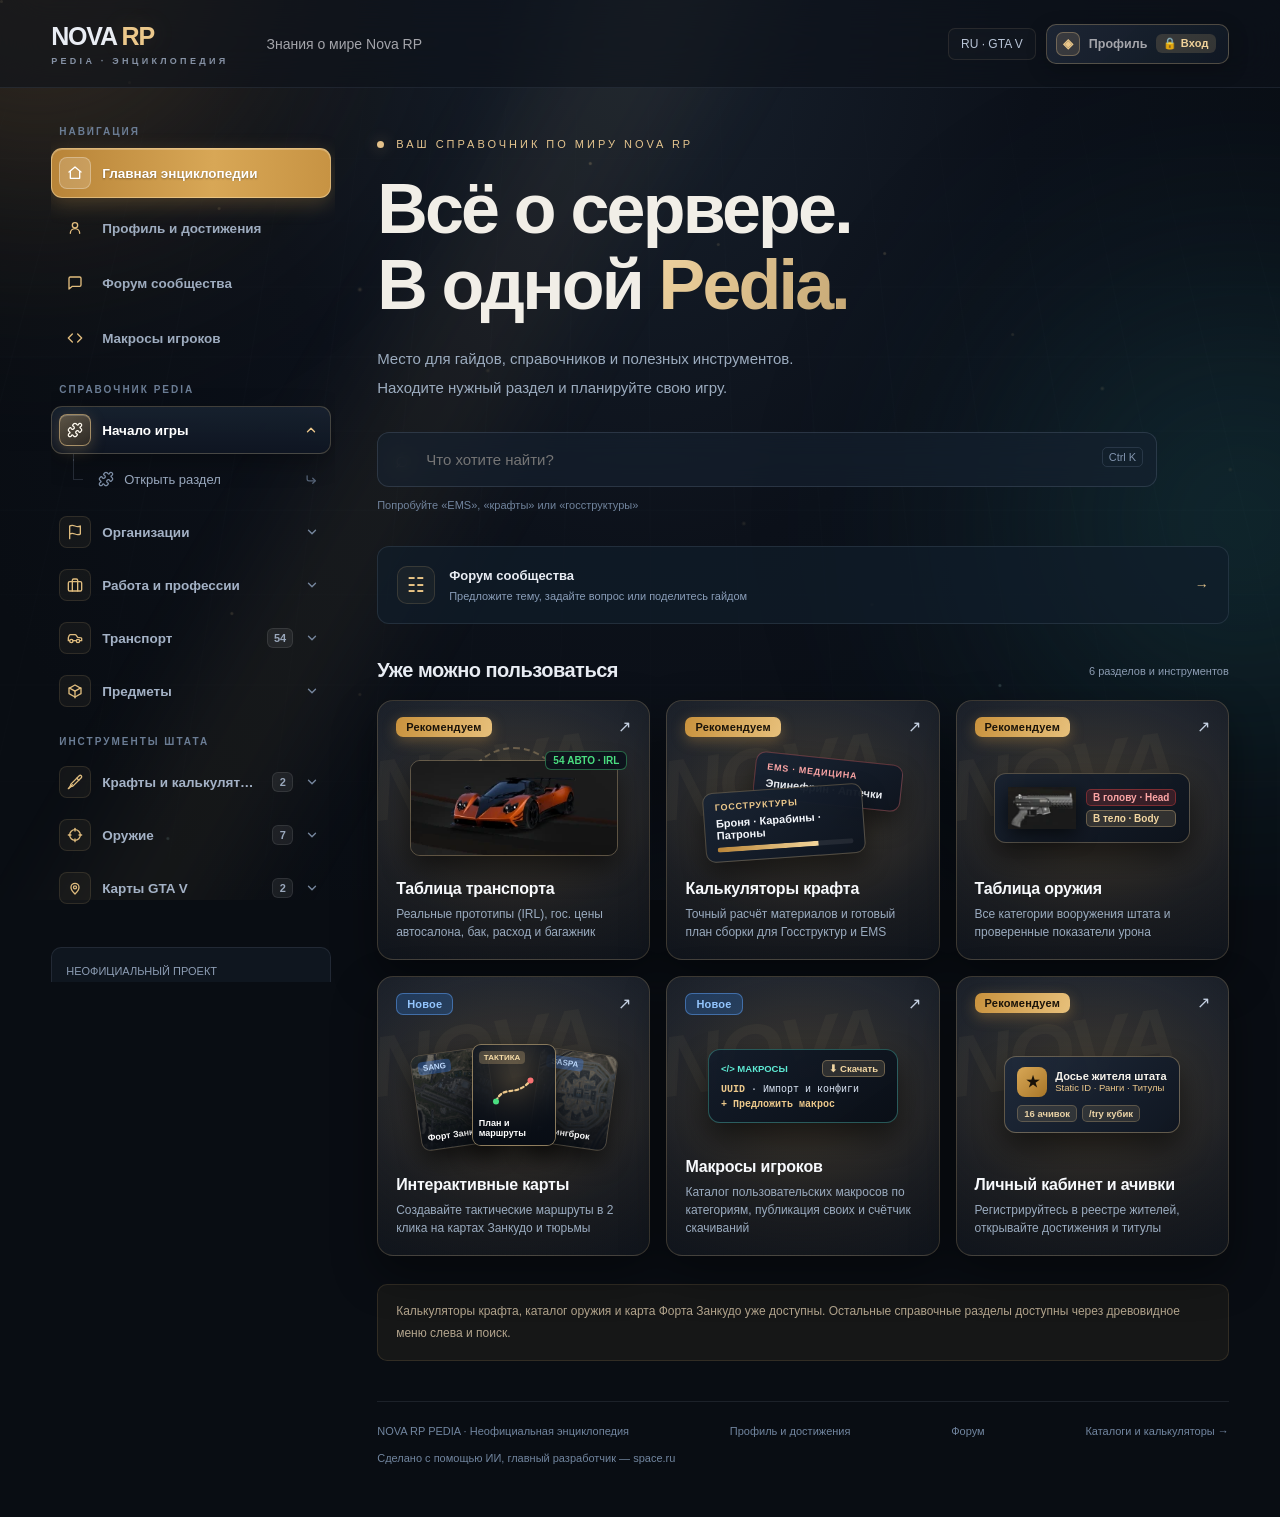
<file: home.html>
<!DOCTYPE html>
<html lang="ru"><head><meta charset="utf-8"><meta name="viewport" content="width=device-width,initial-scale=1"><title>Nova RP Pedia — Энциклопедия</title><link rel="stylesheet" href="profile-nav.css"><link rel="stylesheet" href="pedia-sidebar.css?v=3">
<style>
*{box-sizing:border-box}body{margin:0;background:#131416;color:#eee;font:14px 'Segoe UI',Arial,sans-serif}button,input{font:inherit}button{cursor:pointer}header{height:76px;border-bottom:1px solid #303136;display:flex;align-items:center;gap:38px;padding:0 4vw;background:#191a1d}.brand{font-size:25px;font-weight:900;letter-spacing:-1px}.brand b{color:#eab95c}.brand small{font-size:11px;letter-spacing:3px;display:block;color:#888;margin-top:2px}header span{color:#a4a5ab}header .right{margin-left:auto;font-size:12px;background:#28292d;border-radius:7px;padding:8px 12px}.page{max-width:1550px;margin:auto;padding:36px 4vw}.crumb{font-size:12px;color:#83858e;margin-bottom:24px}.crumb span{color:#d8b67b}h1{font-size:34px;letter-spacing:-1px;margin:0 0 10px}.intro{color:#9799a2;margin:0 0 28px;line-height:1.6}.layout{display:grid;grid-template-columns:minmax(0,1fr) 350px;gap:26px;align-items:start}.toolbar{display:flex;gap:12px;align-items:center;margin-bottom:18px}.search{width:100%;border:1px solid #36373d;background:#202125;padding:13px 16px;border-radius:9px;color:white;outline:none}.search:focus{border-color:#d6aa5b}.count{white-space:nowrap;color:#8d8f98;font-size:12px}.tabs{display:flex;gap:7px;flex-wrap:wrap;margin-bottom:26px}.tab{color:#a7a8af;background:#202125;border:1px solid #303137;border-radius:7px;padding:9px 13px;font-size:12px}.tab.active{background:#d9ae62;color:#191714;border-color:#d9ae62;font-weight:700}.section-title{display:flex;gap:10px;align-items:center;margin:26px 0 15px;font-size:19px}.section-title span{font-size:11px;background:#2a2b30;color:#a3a4ab;padding:4px 7px;border-radius:5px}.cards{display:grid;grid-template-columns:repeat(auto-fill,minmax(170px,1fr));gap:12px}.card{border:1px solid #303137;border-radius:10px;background:#1c1d21;padding:16px;display:flex;flex-direction:column;min-width:0;transition:.2s}.card:hover{border-color:#756342;background:#222226}.card.selected{border-color:#b18a49}.art{height:92px;display:flex;align-items:center;justify-content:center;background:radial-gradient(ellipse,#33322d00,#191a1d00);position:relative;color:#bdb8ad}.art svg{width:115px;height:70px;filter:drop-shadow(0 8px 7px #0007)}.card-title{min-height:40px;font-weight:600;font-size:13px;line-height:1.5;margin-top:12px}.recipe{font-size:12px;color:#8e909a;margin:9px 0 16px}.recipe b{color:#dfc18d;font-size:15px;font-weight:600}.add{border:1px solid #3a3935;border-radius:6px;background:#2b2822;color:#e5c896;padding:9px;font-size:12px;margin-top:auto}.add:hover{background:#423724}.cart{position:sticky;top:20px;background:#1c1d21;border:1px solid #33343a;border-radius:12px;overflow:hidden}.cart-head{padding:20px;border-bottom:1px solid #303137;display:flex;justify-content:space-between;align-items:center;font-size:18px;font-weight:700}.badge{background:#383025;color:#e5bb77;border-radius:6px;font-size:12px;padding:4px 8px}.cart-body{padding:20px}.label{font-size:12px;color:#b3b4bc;display:flex;justify-content:space-between;margin-bottom:9px}.label span{color:#73757e}.stock-row{display:flex;background:#141518;border:1px solid #393a41;border-radius:7px;align-items:center;padding-right:12px;gap:8px;color:#9698a1}.stock-row input{width:100%;min-width:0;border:0;background:transparent;padding:12px;color:#f0d09a;font-size:20px;outline:none;font-weight:700}.bar{height:4px;border-radius:9px;background:#323338;margin-top:12px;overflow:hidden}.bar i{display:block;width:0;height:100%;background:#dcb774}.balance{font-size:12px;line-height:1.6;color:#93959e;margin-top:10px;min-height:38px}.balance.ok{color:#8dccaa}.balance.bad{color:#ed9292}.order-list{border-top:1px solid #33343a;margin-top:15px;padding-top:15px;max-height:36vh;overflow:auto}.empty{text-align:center;color:#8c8e98;padding:30px 5px;line-height:1.7}.empty strong{display:block;color:#c1c2c9;font-size:14px;margin:12px 0 5px}.line{border:1px solid #34353a;background:#232429;border-radius:8px;padding:10px;margin-bottom:9px}.line-top{display:flex;gap:10px;justify-content:space-between;align-items:start}.line-name{font-size:12px;line-height:1.5}.remove{border:0;background:none;color:#9d7b75;font-size:18px;padding:0 3px}.line-bottom{display:flex;align-items:center;justify-content:space-between;margin-top:10px;gap:6px}.line-cost{font-size:11px;color:#bcaa8c}.qty{display:flex;gap:4px}.qty button{width:25px;border:1px solid #404147;border-radius:4px;color:#ddd;background:#303137}.qty input{width:65px;background:#17181b;border:1px solid #404147;color:#dfbd84;text-align:center;padding:5px 0;border-radius:4px;appearance:textfield}.qty input::-webkit-inner-spin-button{display:none}.summary{border-top:1px solid #33343a;padding-top:15px;margin-top:15px}.sumrow{display:flex;justify-content:space-between;font-size:12px;color:#9799a3;margin-bottom:12px}.sumrow strong{color:#ddd}.total{color:#e3c28b;font-size:15px;font-weight:700}.total strong{color:#e3c28b}.copy{width:100%;padding:12px;background:#dbb16b;color:#211b12;border:0;border-radius:7px;font-weight:700;margin-top:4px}.clear{width:100%;background:none;border:0;color:#9b9da5;padding:12px;font-size:12px}.note{color:#6f717a;font-size:11px;line-height:1.7;margin-top:15px}.footer{border-top:1px solid #2b2c31;padding-top:20px;margin-top:35px;color:#6f717a;font-size:11px;display:flex;justify-content:space-between;gap:20px}.toast{position:fixed;bottom:20px;left:50%;transform:translateX(-50%);background:#dfbb7b;color:#201a11;padding:12px 22px;border-radius:8px;z-index:10;box-shadow:0 6px 30px #0005}.none{padding:40px;color:#92949d;text-align:center}[hidden]{display:none!important}button:focus-visible{outline:2px solid #e1b66c;outline-offset:3px}@media(max-width:1050px){.layout{grid-template-columns:minmax(0,1fr) 310px}.cards{grid-template-columns:repeat(auto-fill,minmax(155px,1fr))}.cart-body{padding:15px}}@media(max-width:760px){header{height:66px;padding:0 20px}header>span{display:none}.page{padding:25px 16px}h1{font-size:28px}.layout{grid-template-columns:1fr}.cart{position:static}.cards{grid-template-columns:repeat(2,minmax(0,1fr))}.count{display:none}.footer{flex-direction:column}.card{padding:12px}.art{height:75px}}

a{color:inherit;text-decoration:none}a:hover{color:#e5c28b}a:focus-visible{outline:2px solid #e5c28b;outline-offset:5px;border-radius:4px}.crumb a{transition:color .15s}.crumb a:hover{text-decoration:underline}.brand:hover{color:#fff}.nav-grid{display:grid;grid-template-columns:repeat(auto-fit,minmax(240px,1fr));gap:20px;margin-top:30px}.nav-card{display:flex;flex-direction:column;gap:15px;border:1px solid #36373d;border-radius:14px;padding:28px;background:#1c1d21;transition:.2s}.nav-card:hover{border-color:#c6a062;background:#242326;transform:translateY(-3px)}.nav-card h2{font-size:23px;margin:0}.nav-card p{color:#9b9da5;line-height:1.7;margin:0}.nav-card .go{color:#e5c28b;margin-top:auto;padding-top:15px}.hero-label{color:#d9b77e;font-size:12px;letter-spacing:2px;margin:25px 0 16px}.hero-title{font-size:clamp(32px,5vw,60px);max-width:850px;line-height:1.1;margin-bottom:22px}.nav-hero{padding:20px 0 30px}.quick-links{display:flex;gap:15px;flex-wrap:wrap}.nav-button{display:inline-block;padding:13px 20px;border-radius:8px;background:#dbb16b;color:#211b12;font-weight:700}.nav-button:hover{background:#e7c48c;color:#211b12}

/* NOVA — animated atmosphere */
:root{--nova-gold:#ecc88b;--nova-edge:rgba(222,194,143,.16)}
html{background:#090d13;scroll-behavior:smooth}body{background:#090d13;isolation:isolate;min-height:100vh;color:#e9edf4}
.atmosphere{position:fixed;inset:0;z-index:-1;overflow:hidden;pointer-events:none;background:radial-gradient(ellipse at 50% 0%,#18212d 0%,#0c111a 44%,#090d13 85%)}
.aura{position:absolute;width:70vw;height:70vw;max-width:1100px;max-height:1100px;border-radius:50%;filter:blur(75px);opacity:.38;will-change:transform;animation:auraFloat 27s ease-in-out infinite alternate}
.aura.gold{left:-32vw;top:-38vw;background:radial-gradient(circle,#9a713e 0%,#6e54272e 48%,transparent 68%)}
.aura.teal{right:-32vw;top:8vh;background:radial-gradient(circle,#205d65 0%,#1b586b33 46%,transparent 68%);animation-duration:34s;animation-delay:-13s}
.aura.violet{left:24vw;bottom:-60vw;background:radial-gradient(circle,#424a79 0%,transparent 65%);animation-duration:39s;animation-delay:-20s}
.bg-grid{position:absolute;inset:0;background-image:linear-gradient(#c2d3ed05 1px,transparent 1px),linear-gradient(90deg,#c2d3ed05 1px,transparent 1px);background-size:72px 72px;mask-image:linear-gradient(transparent,#0008 40%,transparent);transform:perspective(900px) rotateX(20deg) scale(1.15)}
.bg-beam{position:absolute;left:22%;top:-25%;width:20%;height:150%;background:linear-gradient(90deg,transparent,#e4bb7010,transparent);transform:rotate(30deg);filter:blur(25px);animation:beamDrift 30s ease-in-out infinite alternate}
.sparks{position:absolute;left:0;top:0;width:3px;height:3px;border-radius:50%;background:#e9cc92;box-shadow:7vw 14vh 1px #e9cc9280,18vw 68vh 1px #e9cc9260,28vw 32vh 2px #e9cc9290,36vw 84vh 1px #b3e0dd80,46vw 18vh 1px #e9cc9290,58vw 58vh 2px #e9cc9260,69vw 28vh 1px #e9cc9270,78vw 76vh 1px #b3e0dd80,86vw 43vh 2px #e9cc9270,95vw 89vh 1px #e9cc9250,13vw 93vh 1px #b3e0dd60,63vw 95vh 2px #e9cc9270;opacity:.4;animation:sparkDrift 19s ease-in-out infinite alternate}
.sparks.second{transform:translate(10vw,9vh);animation-delay:-9s;animation-duration:26s;opacity:.25}
header{position:relative;z-index:2;background:rgba(13,18,26,.62);border-color:#afc3e518;backdrop-filter:blur(20px);-webkit-backdrop-filter:blur(20px);height:88px}
.brand{letter-spacing:-1.2px}.brand b{color:#ecc88b;text-shadow:0 0 26px #edc58030}.brand small{letter-spacing:3.3px;color:#8692a5;font-size:9px;margin-top:5px}
header .right{border:1px solid #e0c99c1c;background:#ffffff05;color:#b9c5d7}
.page{position:relative;z-index:1;padding-top:42px;animation:pageReveal .65s ease both}
.crumb{color:#8b98ab;letter-spacing:.3px}.crumb span{color:#e1c28c}h1{letter-spacing:-1.4px;font-weight:750}.intro{color:#9ba9bd}
.nav-hero{padding:clamp(35px,8vh,100px) 0 clamp(45px,9vh,110px);max-width:1050px}.hero-label{display:flex;align-items:center;gap:12px;font-size:11px;letter-spacing:3px;color:#e5c58f}.hero-label:before{content:'';width:7px;height:7px;background:#e4c18a;border-radius:50%;box-shadow:0 0 15px #ebc88370}
.hero-title{font-size:clamp(40px,5.8vw,78px);letter-spacing:-3px;line-height:1.08;background:linear-gradient(115deg,#fbf6eb 5%,#e4c58f 60%,#acc6cf);-webkit-background-clip:text;background-clip:text;color:transparent;max-width:1000px;margin-top:26px;margin-bottom:26px}
.nav-hero .intro{font-size:16px;line-height:1.9;max-width:700px}.quick-links{margin-top:32px}.nav-button{padding:16px 26px;border:1px solid #f8dba280;background:linear-gradient(115deg,#edcf98,#cba366);box-shadow:0 8px 30px #cba36615;transition:transform .25s,box-shadow .25s}.nav-button:hover{transform:translateY(-3px);box-shadow:0 12px 40px #cba36630;background:#efd29e}
.nav-card,.cart{background:linear-gradient(135deg,#202a38b3,#131c29cc);border:1px solid #b4c7e524;box-shadow:0 15px 60px #00000020;backdrop-filter:blur(20px);-webkit-backdrop-filter:blur(20px)}
.nav-card{padding:32px;border-radius:18px}.nav-card:hover{background:linear-gradient(135deg,#2b3543cc,#1a2533dd);border-color:#e2c58b77;box-shadow:0 20px 50px #0003}.nav-card p{color:#9eaec3}.nav-card .go{color:#ecc88b}.nav-grid{gap:22px}
.cart{border-radius:16px}.cart-head{border-bottom-color:#c1d2ed18;font-size:17px}.cart-body{background:transparent}.badge{background:#e0bb7520;color:#efd29b}.stock-row{background:#090e1688;border-color:#c3d2e526}.stock-row:focus-within{border-color:#ddbd7f99;box-shadow:0 0 0 3px #ddbd7f0a}.stock-row input{color:#efd19b}.bar{background:#afc4e018}.bar i{background:linear-gradient(90deg,#9f8053,#f0dba7);box-shadow:0 0 12px #e2bd7970;transition:width .3s}
.search{background:#17223199;border-color:#b2c8e526;backdrop-filter:blur(12px);transition:border-color .2s,box-shadow .2s}.search:focus{border-color:#dcb87c;box-shadow:0 0 0 3px #dcb87c0c}
.tab{background:#1c2737a6;border-color:#a2bad51c;color:#9eacc1;transition:background .2s,color .2s,border-color .2s}.tab:hover{border-color:#ddbd7b70;color:#efdab6}.tab.active{background:linear-gradient(120deg,#e6c68e,#ba945b);color:#211a10;border-color:#e6c68e80;box-shadow:0 3px 15px #d7b16b15}
.card{background:linear-gradient(145deg,#1e2a3b99,#131c29c7);border-color:#acc5e51c;border-radius:13px;transition:transform .22s,border-color .22s,box-shadow .22s,background .22s;backdrop-filter:blur(12px)}
.card:hover{transform:translateY(-4px);background:linear-gradient(145deg,#2b3543c7,#1c2532dd);border-color:#d8b98166;box-shadow:0 12px 25px #0003}.card.selected{border-color:#d9b77b80;box-shadow:inset 0 0 25px #b9955408}.art{background:radial-gradient(ellipse,#d5c4940a,transparent 65%)}.art svg{transition:transform .3s}.card:hover .art svg{transform:translateY(-3px) rotate(-2deg)}
.add{background:#d0af7710;color:#e6c896;border-color:#ddc19230;transition:background .2s,border-color .2s}.add:hover{background:#d8b98124;border-color:#ddc19270}.line{background:#101a2799;border-color:#c2d5ed1c}.qty input{background:#0a121d;color:#ebcc92;border-color:#91a9ca30}.qty input:focus{outline:1px solid #e1c38b}.copy{background:linear-gradient(115deg,#e7c994,#c4a06a);transition:filter .2s,transform .2s}.copy:hover{filter:brightness(1.08);transform:translateY(-1px)}
.order-list,.summary,.cart-head,.footer{border-color:#b8cce61c}.section-title span{background:#9fb7d112;color:#9dadc1}.footer{color:#7a899f;padding-bottom:24px}.footer a{color:#a9b8ca}.note{color:#8290a4}.toast{background:#e8ca95;box-shadow:0 12px 45px #0006;border:1px solid #ffdf9c}
@keyframes auraFloat{0%{transform:translate3d(0,0,0) scale(1)}50%{transform:translate3d(7vw,6vh,0) scale(1.12)}100%{transform:translate3d(14vw,-3vh,0) scale(.94)}}
@keyframes sparkDrift{from{translate:0 0;opacity:.2}to{translate:18px -60px;opacity:.6}}
@keyframes beamDrift{from{translate:-12vw 0;opacity:.3}to{translate:25vw 0;opacity:.8}}
@keyframes pageReveal{from{opacity:0;transform:translateY(10px)}to{opacity:1;transform:translateY(0)}}
@media(max-width:760px){header{height:74px}.page{padding-top:26px}.hero-title{letter-spacing:-1.7px}.nav-hero{padding:32px 0 48px}.nav-hero .intro{font-size:14px}.aura{filter:blur(45px);width:100vw;height:100vw}.aura.gold{top:-35vw;left:-40vw}.aura.teal{top:35vh;right:-50vw}.nav-card{padding:24px}.hero-label{letter-spacing:2px}.card:hover{transform:none}}
@media(prefers-reduced-motion:reduce){html{scroll-behavior:auto}*,*:before,*:after{animation:none!important;transition:none!important}.aura{will-change:auto}.sparks{opacity:.3}}

.pedia-shell{max-width:1550px;margin:auto;padding:30px 4vw;display:grid;grid-template-columns:190px minmax(0,1fr);gap:48px;position:relative}.pedia-side{padding-top:8px}.side-label{font-size:10px;letter-spacing:2px;color:#718299;margin:22px 0 12px}.side-link{display:block;padding:11px 12px;margin:4px 0;border-radius:8px;font-size:13px;color:#a4b2c6;transition:.2s}.side-link:hover,.side-link.current{background:#e4bf8110;color:#efd099}.side-link.current{border-left:2px solid #e6c78c}.side-box{border:1px solid #b5c9e51c;background:#16202d80;border-radius:10px;padding:14px;margin-top:35px;font-size:11px;line-height:1.8;color:#8e9eb5}.pedia-content{min-width:0}.pedia-content .hero-label{margin-top:20px}.pedia-title{font-size:clamp(38px,5.5vw,70px);letter-spacing:-2.8px;line-height:1.08;margin:22px 0;color:#f1eee7}.pedia-title em{font-style:normal;background:linear-gradient(110deg,#edd19e,#c6a875);background-clip:text;-webkit-background-clip:text;color:transparent}.pedia-lead{color:#9cacbf;line-height:1.9;font-size:15px;max-width:650px}.pedia-search{position:relative;margin:30px 0 12px;max-width:780px}.pedia-search input{padding:18px 90px 18px 48px;font-size:15px;border-radius:12px}.search-mark{position:absolute;left:18px;top:14px;color:#d8b982;font-size:23px}.keycap{position:absolute;right:14px;top:15px;border:1px solid #8195b333;border-radius:5px;padding:3px 6px;color:#8294ae;font-size:11px}.search-help{font-size:11px;color:#71849d;margin-bottom:35px}.section-bar{display:flex;justify-content:space-between;align-items:center;gap:15px;margin:35px 0 18px}.section-bar h2{font-size:20px;margin:0;letter-spacing:-.5px}.section-bar span{font-size:11px;color:#8c9cb2}.pedia-grid{display:grid;grid-template-columns:repeat(3,minmax(0,1fr));gap:13px}.pedia-tile{position:relative;display:flex;flex-direction:column;gap:14px;min-height:190px;background:linear-gradient(140deg,#1c2a3b99,#101a28b0);border:1px solid #b5c9e51e;border-radius:13px;padding:22px;transition:transform .2s,border-color .2s,background .2s}.pedia-tile:hover{transform:translateY(-4px);border-color:#d3b17b80;background:#233143aa}.tile-icon{width:38px;height:38px;display:grid;place-items:center;background:#e9c4850c;border:1px solid #e9c48526;color:#e9c485;border-radius:10px;font-size:20px}.pedia-tile h3{font-size:15px;margin:0}.pedia-tile p{font-size:12px;color:#91a3bb;line-height:1.7;margin:0}.tile-state{font-size:10px;color:#8999ae;margin-top:auto;display:flex;justify-content:space-between;gap:12px}.tile-state.live{color:#88c6a9}.ready-list{display:grid;grid-template-columns:1fr 1fr;gap:12px}.ready-link{display:flex;align-items:center;gap:14px;border:1px solid #b5c9e51e;background:#111d2bb0;border-radius:12px;padding:19px}.ready-link:hover{border-color:#d3b17b80}.ready-link strong{display:block;font-size:13px}.ready-link small{display:block;color:#8a9eb9;margin-top:7px;font-size:11px}.ready-link b{margin-left:auto;color:#e5c58c}.editor-note{margin:28px 0;border:1px solid #e5be7a22;border-radius:10px;padding:16px 18px;font-size:12px;color:#b3a58d;line-height:1.8;background:#d9ac6410}.results{max-width:780px;margin:0 0 25px;background:#111d2be8;border:1px solid #b5c9e52a;border-radius:12px;padding:8px}.results a{display:block;padding:14px;border-radius:7px}.results a:hover{background:#dcb77510}.results strong{display:block;font-size:13px}.results small{display:block;font-size:11px;margin-top:5px;color:#92a6bf}.no-results{padding:18px;color:#9aabc0;font-size:13px}.article-layout{display:grid;grid-template-columns:minmax(0,1fr) 210px;gap:36px}.article-block{padding:5px 0 20px;border-bottom:1px solid #b5c9e51c;margin-bottom:20px}.article-block h2{font-size:22px}.article-block p,.article-block li{font-size:14px;color:#9eacc1;line-height:1.9}.article-toc{position:sticky;top:25px;align-self:start;border-left:1px solid #b5c9e52a;padding-left:20px}.article-toc a{display:block;color:#a4b4c9;font-size:12px;margin:15px 0}.article-meta{display:flex;gap:12px;flex-wrap:wrap;font-size:11px;color:#869ab4;margin:16px 0 30px}.article-meta span{padding:6px 9px;border:1px solid #a8bad022;border-radius:6px}.pedia-footer{display:flex;justify-content:space-between;gap:15px;flex-wrap:wrap;margin-top:40px;padding:23px 0;border-top:1px solid #b5c9e51c;font-size:11px;color:#71859f}
@media(max-width:1100px){.pedia-shell{gap:25px;grid-template-columns:165px minmax(0,1fr)}.pedia-grid{grid-template-columns:repeat(2,minmax(0,1fr))}}@media(max-width:760px){.pedia-shell{display:block;padding:22px 16px}.pedia-side{display:none}.pedia-title{letter-spacing:-1.8px}.pedia-grid{grid-template-columns:repeat(2,minmax(0,1fr))}.pedia-tile{padding:16px;min-height:180px}.ready-list,.article-layout{grid-template-columns:1fr}.article-toc{display:none}.keycap{display:none}.pedia-search input{padding-right:15px}.pedia-lead{font-size:14px}.section-bar span{display:none}}@media(prefers-reduced-motion:reduce){.pedia-tile{transition:none}}

/* Showcase Cards ("Уже можно пользоваться") */
.fw-showcase{display:grid;grid-template-columns:repeat(3,minmax(0,1fr));gap:16px;width:100%}
.fw-card{position:relative;overflow:hidden;display:flex;flex-direction:column;justify-content:space-between;min-height:256px;padding:16px 18px 18px;border-radius:16px;background:radial-gradient(125% 95% at 50% 42%,rgba(206,151,63,.24) 0%,rgba(128,86,26,.10) 46%,rgba(13,19,28,.96) 82%),linear-gradient(180deg,#172131 0%,#0d131d 100%);border:1px solid rgba(236,200,139,.19);box-shadow:0 18px 44px rgba(0,0,0,.42);transition:transform .24s cubic-bezier(.2,.8,.2,1),border-color .24s ease,box-shadow .24s ease}
.fw-card::before{content:'NOVA';position:absolute;left:-8px;top:26px;font-size:86px;font-weight:900;font-style:italic;letter-spacing:-4px;color:rgba(236,200,139,.045);pointer-events:none;user-select:none;transform:rotate(-8deg)}
.fw-card:hover{transform:translateY(-5px);border-color:rgba(236,200,139,.55);box-shadow:0 24px 54px rgba(0,0,0,.58),0 0 28px rgba(216,167,86,.15);color:inherit}
.fw-card-head{position:relative;z-index:2;display:flex;align-items:center;justify-content:space-between;gap:8px}
.fw-badge{display:inline-flex;align-items:center;padding:4px 10px;border-radius:7px;font-size:11px;font-weight:800;letter-spacing:.2px}
.fw-badge.rec{background:linear-gradient(110deg,#c9923d,#e7c07b);color:#1a1309;box-shadow:0 4px 14px rgba(209,155,70,.35)}
.fw-badge.new{background:rgba(41,98,168,.38);border:1px solid rgba(96,165,250,.48);color:#93c5fd}
.fw-card-arrow{color:#c5d1e2;font-size:16px;line-height:1;transition:transform .2s ease,color .2s ease}
.fw-card:hover .fw-card-arrow{color:#ecc88b;transform:translate(2px,-2px)}
.fw-card-art{position:relative;z-index:1;height:126px;margin:8px 0;display:flex;align-items:center;justify-content:center}
.art-car-wrap{position:relative;width:100%;height:100%;display:flex;align-items:center;justify-content:center}
.art-dial{position:absolute;width:104px;height:104px;border-radius:50%;border:2px dashed rgba(236,200,139,.32);background:radial-gradient(circle,rgba(236,200,139,.22),transparent 68%);top:2px}
.art-car-img{position:relative;z-index:2;width:208px;max-width:94%;height:96px;object-fit:cover;border-radius:10px;border:1px solid rgba(236,200,139,.28);box-shadow:0 12px 26px rgba(0,0,0,.55);transition:transform .25s ease}
.fw-card:hover .art-car-img{transform:scale(1.04) translateY(-2px)}
.art-float-pill{position:absolute;z-index:3;right:4px;top:6px;padding:3px 7px;border-radius:6px;background:rgba(12,18,27,.9);border:1px solid rgba(74,222,128,.42);color:#4ade80;font-size:10px;font-weight:800}
.art-craft-stack{position:relative;width:198px;height:112px}
.art-craft-sheet{position:absolute;border-radius:10px;padding:9px 11px;background:linear-gradient(145deg,rgba(25,36,52,.96),rgba(14,20,30,.98));border:1px solid rgba(236,200,139,.28);box-shadow:0 12px 24px rgba(0,0,0,.48)}
.art-craft-sheet.back{width:148px;right:0;top:6px;transform:rotate(6deg);border-color:rgba(248,113,113,.34)}
.art-craft-sheet.front{width:160px;left:0;bottom:6px;transform:rotate(-4deg)}
.art-craft-kicker{font-size:9px;font-weight:800;letter-spacing:.8px;color:#ecc88b;text-transform:uppercase}
.art-craft-sheet.back .art-craft-kicker{color:#fca5a5}
.art-craft-line{margin-top:5px;font-size:11px;font-weight:700;color:#f3f6fb}
.art-craft-bar{margin-top:6px;height:5px;border-radius:99px;background:rgba(255,255,255,.08);overflow:hidden}
.art-craft-bar i{display:block;width:74%;height:100%;background:linear-gradient(90deg,#b88438,#f3d69b)}
.art-weapons-box{position:relative;width:198px;height:112px;display:flex;align-items:center;justify-content:center}
.art-weapon-card{display:flex;align-items:center;gap:10px;padding:10px 13px;border-radius:12px;background:linear-gradient(145deg,rgba(24,34,49,.94),rgba(12,18,27,.98));border:1px solid rgba(236,200,139,.3);box-shadow:0 14px 28px rgba(0,0,0,.52)}
.art-weapon-card img{width:68px;height:48px;object-fit:contain;filter:drop-shadow(0 6px 10px rgba(0,0,0,.65))}
.art-dmg-col{display:flex;flex-direction:column;gap:4px;font-size:10px;font-weight:700}
.art-dmg-head{padding:2px 6px;border-radius:5px;background:rgba(239,68,68,.18);border:1px solid rgba(239,68,68,.38);color:#fca5a5}
.art-dmg-body{padding:2px 6px;border-radius:5px;background:rgba(236,200,139,.16);border:1px solid rgba(236,200,139,.34);color:#f3d7a2}
.art-trio-cards{position:relative;width:210px;height:114px;display:flex;align-items:center;justify-content:center}
.art-mini-poster{position:absolute;width:78px;height:96px;border-radius:9px;overflow:hidden;background:#101723;border:1px solid rgba(236,200,139,.28);box-shadow:0 10px 22px rgba(0,0,0,.58);display:flex;flex-direction:column;justify-content:space-between;padding:6px}
.art-mini-poster img{position:absolute;inset:0;width:100%;height:100%;object-fit:cover;opacity:.62}
.art-mini-poster::after{content:'';position:absolute;inset:0;background:linear-gradient(180deg,rgba(10,15,23,.25),rgba(8,12,19,.92))}
.art-mini-poster>span,.art-mini-poster>strong{position:relative;z-index:2}
.art-mini-poster>span{font-size:8px;font-weight:800;padding:2px 5px;border-radius:4px;align-self:flex-start;background:rgba(59,130,246,.32);color:#bfdbfe}
.art-mini-poster>strong{font-size:9px;line-height:1.2;color:#fff}
.art-mini-poster.left{left:6px;transform:rotate(-8deg) translateY(4px)}
.art-mini-poster.right{right:6px;transform:rotate(8deg) translateY(4px)}
.art-mini-poster.center{z-index:3;width:84px;height:102px;border-color:rgba(236,200,139,.55);background:radial-gradient(circle at 50% 35%,rgba(236,200,139,.24),#0e1622 75%)}
.art-mini-poster.center>span{background:rgba(236,200,139,.25);color:#f5dba6}
.art-route-svg{position:relative;z-index:2;width:48px;height:36px;margin:auto}
.art-profile-box{position:relative;width:198px;height:110px;display:flex;align-items:center;justify-content:center}
.art-id-card{width:176px;padding:10px 12px;border-radius:12px;background:linear-gradient(135deg,rgba(31,42,59,.96),rgba(15,22,33,.98));border:1px solid rgba(236,200,139,.36);box-shadow:0 14px 28px rgba(0,0,0,.52)}
.art-id-top{display:flex;align-items:center;gap:8px}
.art-id-medal{width:30px;height:30px;border-radius:8px;display:grid;place-items:center;background:linear-gradient(135deg,#d8a756,#a87628);color:#181209;font-size:15px;font-weight:900;flex-shrink:0}
.art-id-lines strong{display:block;font-size:11px;color:#f8f4ec}
.art-id-lines span{display:block;font-size:9.5px;color:#ecc88b}
.art-id-badges{display:flex;gap:5px;margin-top:8px}
.art-id-badges i{font-style:normal;font-size:9.5px;font-weight:700;padding:2px 6px;border-radius:5px;background:rgba(236,200,139,.12);border:1px solid rgba(236,200,139,.24);color:#e9d2a6}
.art-macro-box{position:relative;width:204px;height:112px;display:flex;align-items:center;justify-content:center}
.art-macro-term{width:190px;padding:10px 12px;border-radius:12px;background:linear-gradient(145deg,rgba(19,28,42,.96),rgba(10,15,23,.99));border:1px solid rgba(94,234,212,.32);box-shadow:0 14px 28px rgba(0,0,0,.55)}
.art-macro-top{display:flex;align-items:center;justify-content:space-between;gap:6px;margin-bottom:6px;font-size:9.5px;font-weight:800;color:#5eead4}
.art-macro-dl{padding:2px 6px;border-radius:5px;background:rgba(236,200,139,.15);border:1px solid rgba(236,200,139,.34);color:#f3d7a2}
.art-macro-code{font-family:'Cascadia Mono','Consolas',monospace;font-size:10px;line-height:1.45;color:#dce6f5;white-space:nowrap;overflow:hidden;text-overflow:ellipsis}
.art-macro-code b{color:#ecc88b}
.fw-card-foot{position:relative;z-index:2}
.fw-card-foot h3{margin:0 0 6px;font-size:16px;font-weight:800;letter-spacing:-.2px;color:#f7f9fc;line-height:1.25}
.fw-card-foot p{margin:0;font-size:12px;color:#9aabbf;line-height:1.5}
@media(max-width:1060px){.fw-showcase{grid-template-columns:repeat(2,minmax(0,1fr))}}
@media(max-width:600px){.fw-showcase{grid-template-columns:1fr}}
</style></head><body><div class="atmosphere" aria-hidden="true"><div class="aura gold"></div><div class="aura teal"></div><div class="aura violet"></div><div class="bg-grid"></div><div class="bg-beam"></div><div class="sparks"></div><div class="sparks second"></div></div>
<header><a class="brand" href="home.html" aria-label="Nova RP Pedia — главная">NOVA <b>RP</b><small>PEDIA · ЭНЦИКЛОПЕДИЯ</small></a><span>Знания о мире Nova RP</span><div class="nova-header-end"><div class="right">RU · GTA V</div><a class="nova-profile-btn" id="novaProfileNavBtn" href="profile.html"><span class="npb-avatar" aria-hidden="true">◈</span><span class="npb-label">Профиль</span><span class="npb-badge">🔒 Вход</span></a></div></header>
<main class="pedia-shell"><aside class="pedia-side"><div class="side-label">ОБЗОР</div><a class="side-link current" href="home.html">⌂ &nbsp; Главная</a><a class="side-link" href="profile.html">★ &nbsp; Профиль</a><a class="side-link" href="macros.html">&lt;/&gt; &nbsp; Макросы игроков</a><a class="side-link" href="catalogs.html">◇ &nbsp; Крафты</a><a class="side-link" href="forum.html">☷ &nbsp; Форум</a><a class="side-link" href="maps.html">⌖ &nbsp; Карты GTA V</a><div class="side-label">ИНСТРУМЕНТЫ</div><a class="side-link" href="index.html">Государственные структуры</a><a class="side-link" href="ems.html">Медицинская служба</a><div class="side-label">РЕДАКЦИЯ</div><a class="side-link" href="article.html">Шаблон статьи</a><div class="side-box">НЕОФИЦИАЛЬНЫЙ ПРОЕКТ<br>Энциклопедия в разработке. Новые разделы наполняются проверенными данными.</div></aside><div class="pedia-content"><div class="hero-label">ВАШ СПРАВОЧНИК ПО МИРУ NOVA RP</div><h1 class="pedia-title">Всё о сервере.<br>В одной <em>Pedia.</em></h1><p class="pedia-lead">Место для гайдов, справочников и полезных инструментов.<br>Находите нужный раздел и планируйте свою игру.</p><div class="pedia-search"><span class="search-mark" aria-hidden="true">⌕</span><input class="search" id="pediaSearch" type="search" placeholder="Что хотите найти?" aria-label="Поиск по энциклопедии" aria-controls="searchResults"><span class="keycap">Ctrl K</span></div><div class="search-help">Попробуйте «EMS», «крафты» или «госструктуры»</div><div class="results" id="searchResults" aria-live="polite" hidden></div><a class="ready-link" href="forum.html" style="margin-top:25px"><div class="tile-icon">☷</div><div><strong>Форум сообщества</strong><small>Предложите тему, задайте вопрос или поделитесь гайдом</small></div><b>→</b></a><section class="available-section" id="available"><div class="section-bar"><h2>Уже можно пользоваться</h2><span>6 разделов и инструментов</span></div><div class="fw-showcase" aria-label="Ключевые разделы и инструменты Nova RP Pedia"><a class="fw-card" id="showcaseTransportCard" href="article.html?section=transport"><div class="fw-card-head"><span class="fw-badge rec">Рекомендуем</span><span class="fw-card-arrow" aria-hidden="true">↗</span></div><div class="fw-card-art"><div class="art-car-wrap"><div class="art-dial" aria-hidden="true"></div><span class="art-float-pill" id="showcaseTransportCount">53 АВТО · IRL</span><img class="art-car-img" src="assets/cars/pegassi-zonda-760.webp" alt="Автосалон Nova RP" loading="lazy"></div></div><div class="fw-card-foot"><h3>Таблица транспорта</h3><p>Реальные прототипы (IRL), гос. цены автосалона, бак, расход и багажник</p></div></a><a class="fw-card" href="catalogs.html"><div class="fw-card-head"><span class="fw-badge rec">Рекомендуем</span><span class="fw-card-arrow" aria-hidden="true">↗</span></div><div class="fw-card-art"><div class="art-craft-stack" aria-hidden="true"><div class="art-craft-sheet back"><div class="art-craft-kicker">EMS · Медицина</div><div class="art-craft-line">Эпинефрин · Аптечки</div></div><div class="art-craft-sheet front"><div class="art-craft-kicker">Госструктуры</div><div class="art-craft-line">Броня · Карабины · Патроны</div><div class="art-craft-bar"><i></i></div></div></div></div><div class="fw-card-foot"><h3>Калькуляторы крафта</h3><p>Точный расчёт материалов и готовый план сборки для Госструктур и EMS</p></div></a><a class="fw-card" href="weapons.html"><div class="fw-card-head"><span class="fw-badge rec">Рекомендуем</span><span class="fw-card-arrow" aria-hidden="true">↗</span></div><div class="fw-card-art"><div class="art-weapons-box"><div class="art-weapon-card"><img src="assets/weapons/inventory-r4c2.webp" alt="Оружие Nova RP" loading="lazy"><div class="art-dmg-col"><span class="art-dmg-head">В голову · Head</span><span class="art-dmg-body">В тело · Body</span></div></div></div></div><div class="fw-card-foot"><h3>Таблица оружия</h3><p>Все категории вооружения штата и проверенные показатели урона</p></div></a><a class="fw-card" href="maps.html"><div class="fw-card-head"><span class="fw-badge new">Новое</span><span class="fw-card-arrow" aria-hidden="true">↗</span></div><div class="fw-card-art"><div class="art-trio-cards" aria-hidden="true"><div class="art-mini-poster left"><img src="assets/maps/fort-zancudo.webp" alt="" loading="lazy"><span>SANG</span><strong>Форт Занкудо</strong></div><div class="art-mini-poster center"><span>ТАКТИКА</span><svg class="art-route-svg" viewBox="0 0 64 48" fill="none"><path d="M8 38C18 14 34 34 54 10" stroke="#ecc88b" stroke-width="3" stroke-linecap="round" stroke-dasharray="4 4"/><circle cx="8" cy="38" r="4" fill="#4ade80"/><circle cx="54" cy="10" r="4" fill="#f87171"/></svg><strong>План и маршруты</strong></div><div class="art-mini-poster right"><img src="assets/maps/federal-prison.webp?v=2" alt="" loading="lazy"><span>SASPA</span><strong>Болингброк</strong></div></div></div><div class="fw-card-foot"><h3>Интерактивные карты</h3><p>Создавайте тактические маршруты в 2 клика на картах Занкудо и тюрьмы</p></div></a><a class="fw-card" href="macros.html"><div class="fw-card-head"><span class="fw-badge new">Новое</span><span class="fw-card-arrow" aria-hidden="true">↗</span></div><div class="fw-card-art"><div class="art-macro-box" aria-hidden="true"><div class="art-macro-term"><div class="art-macro-top"><span>&lt;/&gt; МАКРОСЫ</span><span class="art-macro-dl">⬇ Скачать</span></div><div class="art-macro-code"><b>UUID</b> · Импорт и конфиги</div><div class="art-macro-code"><b>+ Предложить макрос</b></div></div></div></div><div class="fw-card-foot"><h3>Макросы игроков</h3><p>Каталог пользовательских макросов по категориям, публикация своих и счётчик скачиваний</p></div></a><a class="fw-card" href="profile.html"><div class="fw-card-head"><span class="fw-badge rec">Рекомендуем</span><span class="fw-card-arrow" aria-hidden="true">↗</span></div><div class="fw-card-art"><div class="art-profile-box" aria-hidden="true"><div class="art-id-card"><div class="art-id-top"><div class="art-id-medal">★</div><div class="art-id-lines"><strong>Досье жителя штата</strong><span>Static ID · Ранги · Титулы</span></div></div><div class="art-id-badges"><i>16 ачивок</i><i>/try кубик</i></div></div></div></div><div class="fw-card-foot"><h3>Личный кабинет и ачивки</h3><p>Регистрируйтесь в реестре жителей, открывайте достижения и титулы</p></div></a></div></section><div class="editor-note">Калькуляторы крафта, каталог оружия и карта Форта Занкудо уже доступны. Остальные справочные разделы доступны через древовидное меню слева и поиск.</div><footer class="pedia-footer"><span>NOVA RP PEDIA · Неофициальная энциклопедия</span><a href="profile.html">Профиль и достижения</a><a href="forum.html">Форум</a><a href="catalogs.html">Каталоги и калькуляторы →</a><span>Сделано с помощью ИИ, главный разработчик — <a href="https://space.ru" target="_blank" rel="noopener noreferrer">space.ru</a></span></footer></div></main><script src="vendor/supabase.js"></script><script src="supabase-config.js?v=3"></script><script src="pedia-transport-seed.js?v=5"></script><script src="pedia-sidebar.js?v=7"></script><script src="pedia-home.js?v=8"></script><script>
const pages=[{title:'Макросы игроков',description:'Каталог пользовательских макросов для госструктур, крайма, семей и RP со счётчиком скачиваний',url:'macros.html',keys:'макрос макросы бинд биндер отыгровки гос крайм рес скачать uuid'},{title:'Профиль и достижения',description:'Игровое досье жителя, команда /try и 16 необычных достижений штата',url:'profile.html',keys:'профиль достижения ачивки досье статик титул уровень ранг try'},{title:'Форум Nova RP Pedia',description:'Темы, вопросы и обсуждения сообщества',url:'forum.html',keys:'форум темы обсуждения модерация'},{title:'Крафты государственных структур',description:'Рабочий калькулятор оружия, патронов и снаряжения',url:'index.html',keys:'гос госструктуры полиция оружие патроны броня крафт материалы'},{title:'Крафты EMS',description:'Рабочий калькулятор медицинской службы',url:'ems.html',keys:'ems емс медики медицина аптечка адреналин страховка крафт'},{title:'Каталоги крафтов',description:'Выбор госструктур или EMS',url:'catalogs.html',keys:'каталог крафты рецепты'},{title:'Шаблон статьи',description:'Основа для будущих материалов энциклопедии',url:'article.html',keys:'шаблон статья редакция'},{title:'Оружие',description:'Каталог оружия Nova RP и проверенные значения урона',url:'weapons.html',keys:'оружие урон пистолет винтовка дробовик снайпер пулемет'},{title:'Карты GTA V',description:'Форт Занкудо и федеральная тюрьма Болингброк',url:'maps.html',keys:'карта карты gta v форт занкудо армия федеральная тюрьма болингброк тюрьма рисовать маршрут'}];
const input=document.getElementById('pediaSearch'),results=document.getElementById('searchResults');
input.addEventListener('input',()=>{const q=input.value.trim().toLocaleLowerCase('ru');results.hidden=!q;results.replaceChildren();if(!q)return;const extra=Array.isArray(window.__novaDynamicSearchItems)?window.__novaDynamicSearchItems:[];const seen=new Set();const all=[...extra,...pages].filter(item=>{if(!item||seen.has(item.url))return false;seen.add(item.url);return true});const found=all.filter(p=>(p.title+' '+p.keys).toLocaleLowerCase('ru').includes(q));if(!found.length){const div=document.createElement('div');div.className='no-results';div.textContent='Ничего не найдено. Справочные статьи пока не добавлены.';results.append(div);return}for(const p of found){const a=document.createElement('a');a.href=p.url;const title=document.createElement('strong'),desc=document.createElement('small');title.textContent=p.title;desc.textContent=p.description;a.append(title,desc);results.append(a)}});
input.addEventListener('keydown',e=>{if(e.key==='Enter'){const first=results.querySelector('a');if(first)first.click()}if(e.key==='Escape'){input.value='';input.dispatchEvent(new Event('input'))}});
document.addEventListener('keydown',e=>{if((e.ctrlKey||e.metaKey)&&e.key.toLowerCase()==='k'){e.preventDefault();input.focus()}});
</script><script src="achievements.js"></script></body></html>
</file>
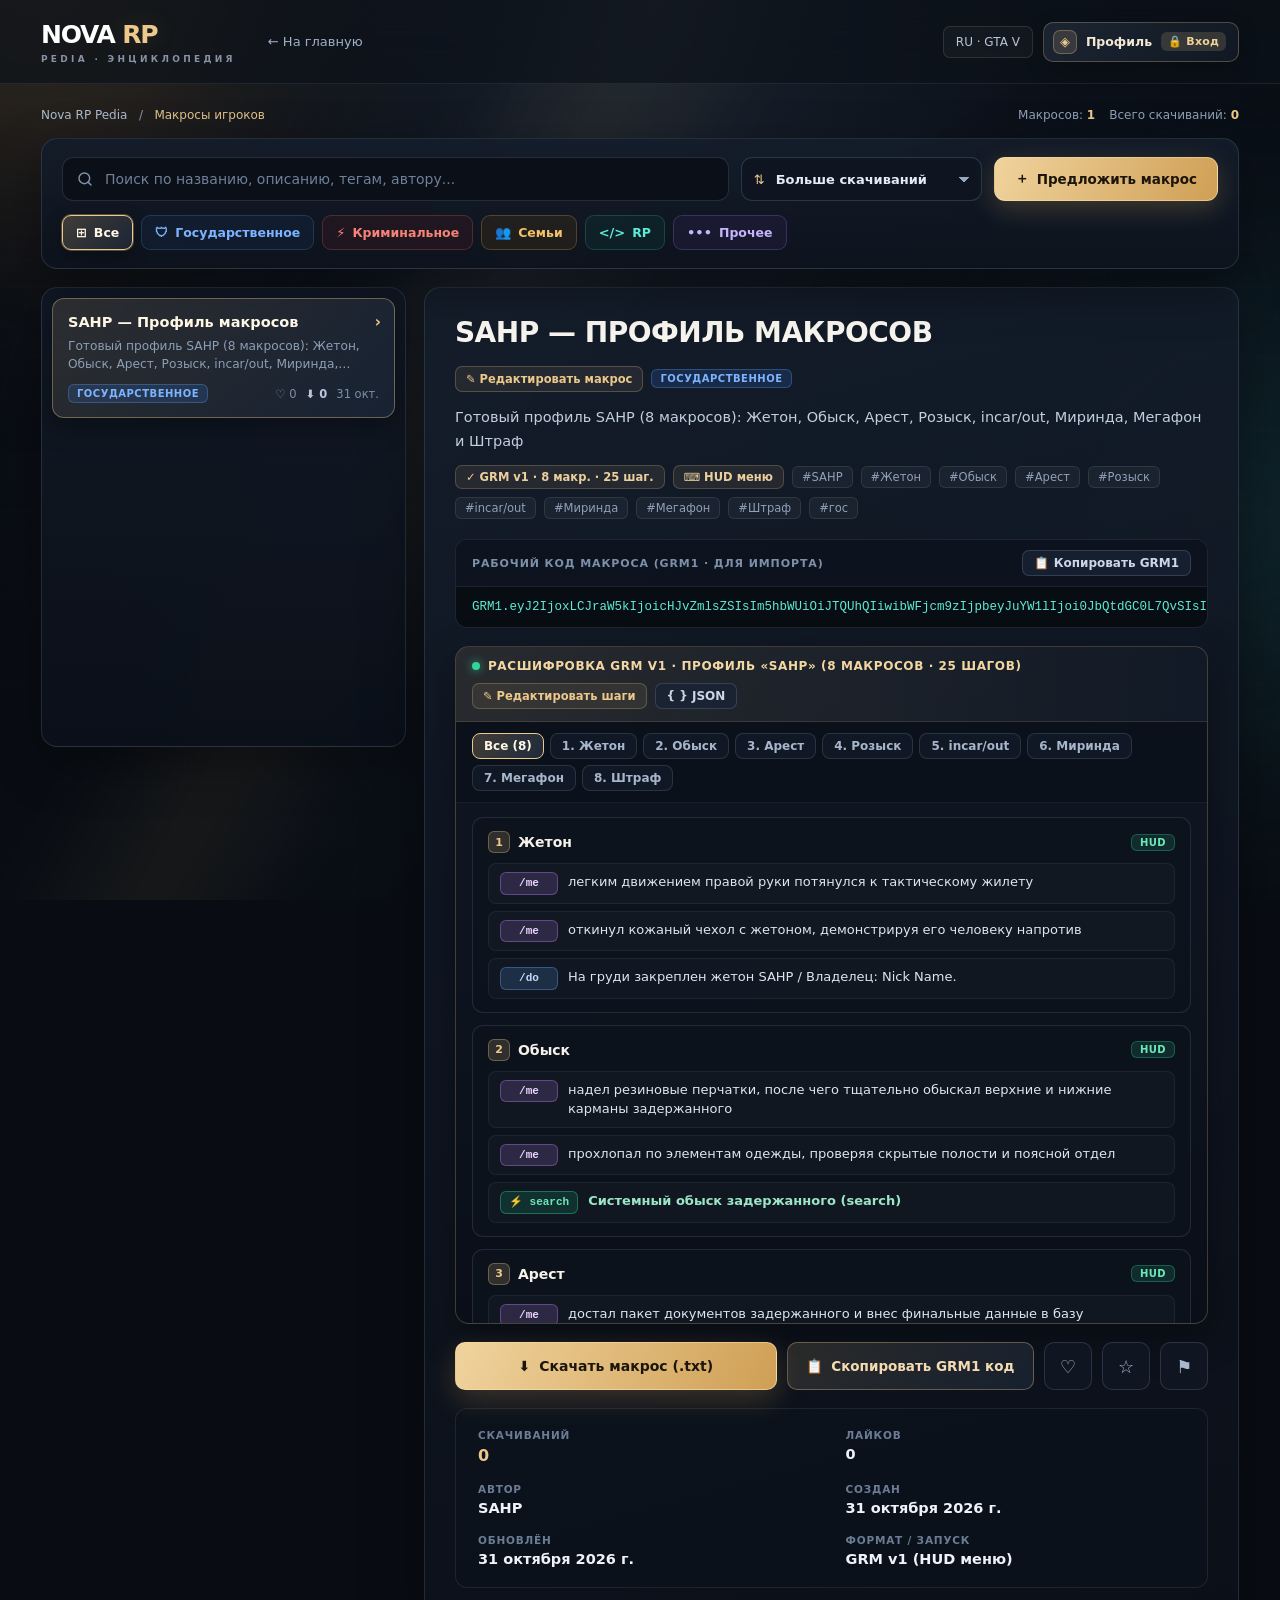
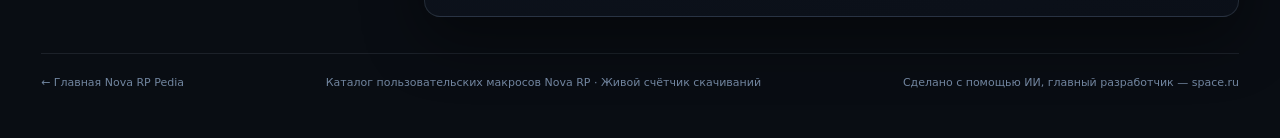
<file: macros.html>
<!DOCTYPE html>
<html lang="ru">
<head>
<meta charset="utf-8">
<meta name="viewport" content="width=device-width,initial-scale=1">
<title>Макросы игроков — Nova RP Pedia</title>
<link rel="stylesheet" href="profile-nav.css">
<style>
*, *::before, *::after { box-sizing: border-box; }
:root {
  --nova-gold: #ecc88b;
  --nova-gold-strong: #d8a756;
  --nova-edge: rgba(181, 201, 229, 0.14);
  --nova-panel: rgba(17, 25, 38, 0.86);
  --nova-panel-deep: rgba(11, 16, 25, 0.94);
}
html { background: #090d13; scroll-behavior: smooth; }
body {
  margin: 0;
  min-height: 100vh;
  background: #090d13;
  color: #e9edf4;
  font: 14px 'Segoe UI', system-ui, -apple-system, Arial, sans-serif;
  isolation: isolate;
}
button, input, select, textarea { font: inherit; }
button { cursor: pointer; }
a { color: inherit; text-decoration: none; }
a:hover { color: #ecc88b; }
[hidden] { display: none !important; }
button:focus-visible, a:focus-visible, input:focus-visible, select:focus-visible, textarea:focus-visible {
  outline: 2px solid #ecc88b;
  outline-offset: 2px;
}

/* NOVA — Animated Atmosphere */
.atmosphere {
  position: fixed;
  inset: 0;
  z-index: -1;
  overflow: hidden;
  pointer-events: none;
  background: radial-gradient(ellipse at 50% 0%, #18212d 0%, #0c111a 44%, #090d13 85%);
}
.aura {
  position: absolute;
  width: 70vw;
  height: 70vw;
  max-width: 1100px;
  max-height: 1100px;
  border-radius: 50%;
  filter: blur(75px);
  opacity: 0.35;
  will-change: transform;
  animation: auraFloat 27s ease-in-out infinite alternate;
}
.aura.gold { left: -32vw; top: -38vw; background: radial-gradient(circle, #9a713e 0%, #6e54272e 48%, transparent 68%); }
.aura.teal { right: -32vw; top: 8vh; background: radial-gradient(circle, #205d65 0%, #1b586b33 46%, transparent 68%); animation-duration: 34s; animation-delay: -13s; }
.aura.violet { left: 24vw; bottom: -60vw; background: radial-gradient(circle, #424a79 0%, transparent 65%); animation-duration: 39s; animation-delay: -20s; }
.bg-grid {
  position: absolute;
  inset: 0;
  background-image: linear-gradient(#c2d3ed05 1px, transparent 1px), linear-gradient(90deg, #c2d3ed05 1px, transparent 1px);
  background-size: 72px 72px;
  mask-image: linear-gradient(transparent, #0008 40%, transparent);
  transform: perspective(900px) rotateX(20deg) scale(1.15);
}
.bg-beam {
  position: absolute;
  left: 22%;
  top: -25%;
  width: 20%;
  height: 150%;
  background: linear-gradient(90deg, transparent, #e4bb7010, transparent);
  transform: rotate(30deg);
  filter: blur(25px);
  animation: beamDrift 30s ease-in-out infinite alternate;
}
@keyframes auraFloat {
  0% { transform: translate3d(0,0,0) scale(1); }
  50% { transform: translate3d(7vw,6vh,0) scale(1.12); }
  100% { transform: translate3d(14vw,-3vh,0) scale(0.94); }
}
@keyframes beamDrift {
  from { translate: -12vw 0; opacity: 0.3; }
  to { translate: 25vw 0; opacity: 0.8; }
}

/* Site Header */
header {
  position: relative;
  z-index: 5;
  height: 84px;
  padding: 0 3.2vw;
  display: flex;
  align-items: center;
  gap: 32px;
  background: rgba(13, 18, 26, 0.68);
  border-bottom: 1px solid rgba(175, 195, 229, 0.1);
  backdrop-filter: blur(20px);
  -webkit-backdrop-filter: blur(20px);
}
.brand {
  font-size: 25px;
  font-weight: 900;
  letter-spacing: -1.2px;
  color: #fff;
}
.brand:hover { color: #fff; }
.brand b { color: #ecc88b; text-shadow: 0 0 26px #edc58030; }
.brand small {
  display: block;
  font-size: 9px;
  letter-spacing: 3.3px;
  color: #8692a5;
  margin-top: 5px;
}
.header-back {
  color: #9fb0c7;
  font-size: 13px;
  display: inline-flex;
  align-items: center;
  gap: 6px;
}
.header-back:hover { color: #ecc88b; }
header .right {
  font-size: 12px;
  padding: 8px 12px;
  border-radius: 7px;
  border: 1px solid rgba(224, 201, 156, 0.14);
  background: rgba(255, 255, 255, 0.03);
  color: #b9c5d7;
}

/* Main Page Container */
.mc-page {
  max-width: 1580px;
  margin: 0 auto;
  padding: 24px 3.2vw 40px;
}

.crumb {
  display: flex;
  align-items: center;
  justify-content: space-between;
  flex-wrap: wrap;
  gap: 12px;
  font-size: 12px;
  color: #8b98ab;
  margin-bottom: 16px;
}
.crumb-trail a { color: #aebcd0; }
.crumb-trail a:hover { color: #ecc88b; text-decoration: underline; }
.crumb-trail span { color: #e1c28c; }
.crumb-stats {
  display: inline-flex;
  align-items: center;
  gap: 14px;
  color: #8fa0b7;
  font-size: 12px;
}
.crumb-stats b { color: #ecc88b; }

/* ==========================================================================
   TOP BAR (Matches screenshot: Search + Sort + "+ Предложить макрос" + 6 Category Pills)
   ========================================================================== */
.mc-topbar {
  background: linear-gradient(180deg, rgba(20, 29, 43, 0.9), rgba(13, 19, 29, 0.94));
  border: 1px solid var(--nova-edge);
  border-radius: 16px;
  padding: 18px 20px;
  box-shadow: 0 18px 50px rgba(0, 0, 0, 0.35);
  backdrop-filter: blur(18px);
  -webkit-backdrop-filter: blur(18px);
  margin-bottom: 18px;
}

.mc-controls-row {
  display: grid;
  grid-template-columns: minmax(0, 1fr) auto auto;
  gap: 12px;
  align-items: center;
}

.mc-search-wrap {
  position: relative;
  display: flex;
  align-items: center;
}
.mc-search-ico {
  position: absolute;
  left: 15px;
  color: #7f91a9;
  pointer-events: none;
  display: grid;
  place-items: center;
}
.mc-search-input {
  width: 100%;
  height: 44px;
  padding: 0 16px 0 42px;
  border-radius: 11px;
  border: 1px solid rgba(178, 200, 229, 0.16);
  background: rgba(10, 15, 23, 0.85);
  color: #f1f5fb;
  font-size: 14px;
  transition: border-color 0.18s ease, box-shadow 0.18s ease;
}
.mc-search-input::placeholder { color: #6f8098; }
.mc-search-input:focus {
  border-color: rgba(236, 200, 139, 0.58);
  box-shadow: 0 0 0 3px rgba(236, 200, 139, 0.1);
  outline: none;
}

.mc-sort-wrap {
  position: relative;
  display: inline-flex;
  align-items: center;
}
.mc-sort-ico {
  position: absolute;
  left: 13px;
  color: #ecc88b;
  pointer-events: none;
  font-size: 13px;
}
.mc-sort-select {
  height: 44px;
  padding: 0 34px 0 34px;
  border-radius: 11px;
  border: 1px solid rgba(178, 200, 229, 0.18);
  background: rgba(15, 22, 33, 0.92);
  color: #e4ebf5;
  font-size: 13px;
  font-weight: 600;
  cursor: pointer;
  appearance: none;
  background-image: linear-gradient(45deg, transparent 50%, #96a6bc 50%), linear-gradient(135deg, #96a6bc 50%, transparent 50%);
  background-position: calc(100% - 17px) 19px, calc(100% - 12px) 19px;
  background-size: 5px 5px, 5px 5px;
  background-repeat: no-repeat;
  transition: border-color 0.18s ease;
}
.mc-sort-select:hover { border-color: rgba(236, 200, 139, 0.42); }

.mc-submit-btn {
  height: 44px;
  padding: 0 20px;
  border-radius: 11px;
  border: 1px solid rgba(250, 223, 169, 0.55);
  background: linear-gradient(115deg, #f0d39d 0%, #cf9f55 100%);
  color: #1c150b;
  font-size: 13.5px;
  font-weight: 800;
  display: inline-flex;
  align-items: center;
  gap: 8px;
  white-space: nowrap;
  box-shadow: 0 8px 26px rgba(207, 159, 85, 0.25);
  transition: transform 0.18s ease, filter 0.18s ease, box-shadow 0.18s ease;
}
.mc-submit-btn:hover {
  transform: translateY(-1px);
  filter: brightness(1.06);
  box-shadow: 0 12px 32px rgba(207, 159, 85, 0.36);
}

/* Category Filter Pills */
.mc-cats {
  display: flex;
  align-items: center;
  gap: 8px;
  flex-wrap: wrap;
  margin-top: 14px;
}

.mc-cat-pill {
  display: inline-flex;
  align-items: center;
  gap: 7px;
  height: 35px;
  padding: 0 13px;
  border-radius: 9px;
  border: 1px solid rgba(178, 200, 229, 0.14);
  background: rgba(14, 20, 30, 0.8);
  color: #a8b7cc;
  font-size: 12.5px;
  font-weight: 650;
  transition: all 0.16s ease;
}
.mc-cat-pill:hover {
  border-color: rgba(236, 200, 139, 0.35);
  color: #f3f6fb;
  background: rgba(24, 34, 49, 0.9);
}
.mc-cat-pill .cat-dot {
  display: inline-grid;
  place-items: center;
  font-size: 13px;
  line-height: 1;
}

/* Category Accent Colors (matching screenshot semantics + site palette) */
.mc-cat-pill[data-cat="government"] { color: #7db4ff; border-color: rgba(96, 165, 250, 0.2); background: rgba(30, 58, 95, 0.22); }
.mc-cat-pill[data-cat="crime"]      { color: #f88379; border-color: rgba(248, 113, 113, 0.22); background: rgba(95, 28, 34, 0.22); }
.mc-cat-pill[data-cat="family"]     { color: #f3c26b; border-color: rgba(245, 180, 73, 0.24); background: rgba(92, 62, 18, 0.24); }
.mc-cat-pill[data-cat="rp"]         { color: #5eead4; border-color: rgba(52, 211, 153, 0.22); background: rgba(16, 74, 62, 0.24); }
.mc-cat-pill[data-cat="other"]      { color: #c4b5fd; border-color: rgba(167, 139, 250, 0.22); background: rgba(58, 39, 98, 0.24); }

.mc-cat-pill.is-active {
  border-color: #ecc88b !important;
  box-shadow: 0 0 0 1px rgba(236, 200, 139, 0.32), 0 6px 18px rgba(0, 0, 0, 0.32);
  background: linear-gradient(135deg, rgba(236, 200, 139, 0.22), rgba(29, 39, 55, 0.92)) !important;
  color: #fff6e5 !important;
}

/* ==========================================================================
   SPLIT WORKSPACE: LEFT LIST + RIGHT DETAIL
   ========================================================================== */
.mc-workspace {
  display: grid;
  grid-template-columns: 365px minmax(0, 1fr);
  gap: 18px;
  align-items: start;
}

/* Left List Column */
.mc-list-panel {
  background: linear-gradient(180deg, rgba(18, 26, 39, 0.9), rgba(11, 16, 25, 0.95));
  border: 1px solid var(--nova-edge);
  border-radius: 16px;
  padding: 10px;
  max-height: calc(100vh - 235px);
  min-height: 460px;
  overflow-y: auto;
  box-shadow: 0 18px 48px rgba(0, 0, 0, 0.36);
  scrollbar-width: thin;
  scrollbar-color: rgba(236, 200, 139, 0.26) transparent;
}
.mc-list-panel::-webkit-scrollbar { width: 5px; }
.mc-list-panel::-webkit-scrollbar-thumb { background: rgba(236, 200, 139, 0.24); border-radius: 99px; }

.mc-item {
  width: 100%;
  display: block;
  text-align: left;
  padding: 14px 15px;
  border-radius: 12px;
  border: 1px solid transparent;
  background: transparent;
  color: inherit;
  margin-bottom: 4px;
  position: relative;
  transition: background 0.16s ease, border-color 0.16s ease, box-shadow 0.16s ease;
}
.mc-item:not(:last-child)::after {
  content: '';
  position: absolute;
  left: 14px;
  right: 14px;
  bottom: -3px;
  height: 1px;
  background: rgba(181, 201, 229, 0.08);
}
.mc-item:hover {
  background: rgba(255, 255, 255, 0.03);
}
.mc-item.is-selected {
  background: linear-gradient(135deg, rgba(236, 200, 139, 0.13), rgba(24, 35, 52, 0.92));
  border-color: rgba(236, 200, 139, 0.38);
  box-shadow: 0 10px 26px rgba(0, 0, 0, 0.32);
}
.mc-item.is-selected::after { display: none; }

.mc-item-head {
  display: flex;
  align-items: center;
  justify-content: space-between;
  gap: 10px;
}
.mc-item-title {
  font-size: 14.5px;
  font-weight: 750;
  color: #f3f6fb;
  line-height: 1.3;
  overflow: hidden;
  text-overflow: ellipsis;
  white-space: nowrap;
}
.mc-item.is-selected .mc-item-title { color: #fff6e4; }
.mc-item-arrow {
  color: #6f8098;
  font-size: 15px;
  font-weight: 700;
  flex-shrink: 0;
  transition: transform 0.16s ease, color 0.16s ease;
}
.mc-item.is-selected .mc-item-arrow,
.mc-item:hover .mc-item-arrow {
  color: #ecc88b;
  transform: translateX(2px);
}

.mc-item-desc {
  margin-top: 6px;
  font-size: 12.2px;
  color: #8d9eb5;
  line-height: 1.45;
  display: -webkit-box;
  -webkit-line-clamp: 2;
  -webkit-box-orient: vertical;
  overflow: hidden;
}

.mc-item-foot {
  margin-top: 11px;
  display: flex;
  align-items: center;
  justify-content: space-between;
  gap: 8px;
}

/* Category Mini Tag */
.mc-tag {
  display: inline-flex;
  align-items: center;
  padding: 3px 8px;
  border-radius: 6px;
  font-size: 10px;
  font-weight: 800;
  letter-spacing: 0.5px;
  text-transform: uppercase;
}
.mc-tag.government { background: rgba(59, 130, 246, 0.16); border: 1px solid rgba(96, 165, 250, 0.3); color: #7db4ff; }
.mc-tag.crime      { background: rgba(239, 68, 68, 0.16); border: 1px solid rgba(248, 113, 113, 0.3); color: #fca5a5; }
.mc-tag.family     { background: rgba(245, 158, 11, 0.16); border: 1px solid rgba(251, 191, 36, 0.3); color: #fcd34d; }
.mc-tag.rp         { background: rgba(16, 185, 129, 0.16); border: 1px solid rgba(52, 211, 153, 0.3); color: #6ee7b7; }
.mc-tag.other      { background: rgba(139, 92, 246, 0.16); border: 1px solid rgba(167, 139, 250, 0.3); color: #c4b5fd; }

.mc-item-metrics {
  display: inline-flex;
  align-items: center;
  gap: 9px;
  font-size: 11.5px;
  color: #7d8fa8;
  white-space: nowrap;
}
.mc-metric {
  display: inline-flex;
  align-items: center;
  gap: 3px;
}
.mc-metric.dl { color: #b8c7dc; font-weight: 600; }

/* ==========================================================================
   RIGHT DETAIL CARD
   ========================================================================== */
.mc-detail-panel {
  background: linear-gradient(165deg, rgba(20, 29, 43, 0.92), rgba(11, 16, 25, 0.97));
  border: 1px solid var(--nova-edge);
  border-radius: 16px;
  padding: 28px 30px;
  box-shadow: 0 22px 60px rgba(0, 0, 0, 0.42);
  min-width: 0;
}

.mc-detail-top {
  display: flex;
  align-items: flex-start;
  justify-content: space-between;
  gap: 16px;
  flex-wrap: wrap;
}
.mc-detail-title {
  margin: 0;
  font-size: clamp(22px, 2.4vw, 28px);
  font-weight: 900;
  letter-spacing: -0.5px;
  text-transform: uppercase;
  color: #f8f5ee;
  line-height: 1.2;
  overflow-wrap: anywhere;
}
.mc-detail-badges {
  display: flex;
  align-items: center;
  gap: 8px;
  flex-wrap: wrap;
}

.mc-manage-btn {
  padding: 5px 10px;
  border-radius: 7px;
  border: 1px solid rgba(236, 200, 139, 0.25);
  background: rgba(236, 200, 139, 0.08);
  color: #ecc88b;
  font-size: 11.5px;
  font-weight: 700;
}
.mc-manage-btn:hover { background: rgba(236, 200, 139, 0.18); }
.mc-manage-btn.danger {
  border-color: rgba(248, 113, 113, 0.32);
  background: rgba(239, 68, 68, 0.1);
  color: #fca5a5;
}
.mc-manage-btn.danger:hover { background: rgba(239, 68, 68, 0.22); }

.mc-detail-desc {
  margin: 14px 0 0;
  font-size: 14.5px;
  color: #c2cfdf;
  line-height: 1.65;
  overflow-wrap: anywhere;
}

.mc-pills-row {
  display: flex;
  align-items: center;
  gap: 8px;
  flex-wrap: wrap;
  margin-top: 12px;
}
.mc-mini-chip {
  display: inline-flex;
  align-items: center;
  gap: 5px;
  padding: 4px 10px;
  border-radius: 7px;
  background: rgba(236, 200, 139, 0.09);
  border: 1px solid rgba(236, 200, 139, 0.22);
  color: #ebd09d;
  font-size: 11.5px;
  font-weight: 600;
}
.mc-mini-tag {
  padding: 3px 9px;
  border-radius: 6px;
  background: rgba(255, 255, 255, 0.04);
  border: 1px solid rgba(181, 201, 229, 0.12);
  color: #8fa1b9;
  font-size: 11.5px;
}

/* UUID & Macro Code Blocks */
.mc-code-box {
  margin-top: 20px;
  border-radius: 12px;
  border: 1px solid rgba(181, 201, 229, 0.13);
  background: rgba(8, 12, 19, 0.92);
  overflow: hidden;
}
.mc-code-head {
  display: flex;
  align-items: center;
  justify-content: space-between;
  gap: 12px;
  padding: 10px 16px;
  border-bottom: 1px solid rgba(181, 201, 229, 0.09);
  background: rgba(16, 23, 35, 0.72);
}
.mc-code-label {
  font-size: 11px;
  font-weight: 800;
  letter-spacing: 0.9px;
  text-transform: uppercase;
  color: #7d90aa;
}
.mc-inline-copy {
  display: inline-flex;
  align-items: center;
  gap: 6px;
  padding: 5px 11px;
  border-radius: 7px;
  border: 1px solid rgba(181, 201, 229, 0.18);
  background: rgba(26, 36, 52, 0.8);
  color: #cbd6e6;
  font-size: 12px;
  font-weight: 600;
  transition: all 0.16s ease;
}
.mc-inline-copy:hover {
  border-color: rgba(236, 200, 139, 0.48);
  color: #ecc88b;
}

.mc-uuid-value {
  padding: 15px 16px;
  font-family: 'Cascadia Mono', 'Consolas', 'SFMono-Regular', monospace;
  font-size: 14px;
  color: #5eead4;
  letter-spacing: 0.3px;
  overflow-wrap: anywhere;
  user-select: all;
}

.mc-script-value {
  margin: 0;
  padding: 16px;
  font-family: 'Cascadia Mono', 'Consolas', 'SFMono-Regular', monospace;
  font-size: 13px;
  line-height: 1.7;
  color: #e9dfc9;
  white-space: pre-wrap;
  overflow-wrap: anywhere;
  max-height: 280px;
  overflow-y: auto;
}

.mc-grm-raw {
  padding: 13px 16px;
  font-family: 'Cascadia Mono', 'Consolas', 'SFMono-Regular', monospace;
  font-size: 12.5px;
  color: #5eead4;
  white-space: nowrap;
  overflow-x: auto;
  scrollbar-width: thin;
  user-select: all;
}

/* ==========================================================================
   GRM1 DECODED VISUALIZER (Profile / Macro Steps)
   ========================================================================== */
.grm-decoded-box {
  margin-top: 18px;
  border-radius: 14px;
  border: 1px solid rgba(236, 200, 139, 0.24);
  background: linear-gradient(180deg, rgba(16, 24, 36, 0.92), rgba(10, 15, 24, 0.96));
  overflow: hidden;
  box-shadow: 0 14px 36px rgba(0, 0, 0, 0.35);
}

.grm-decoded-head {
  display: flex;
  align-items: center;
  justify-content: space-between;
  flex-wrap: wrap;
  gap: 10px;
  padding: 12px 16px;
  border-bottom: 1px solid rgba(236, 200, 139, 0.14);
  background: linear-gradient(90deg, rgba(236, 200, 139, 0.11), rgba(18, 27, 40, 0.65));
}

.grm-decoded-title {
  display: inline-flex;
  align-items: center;
  gap: 8px;
  font-size: 12px;
  font-weight: 800;
  letter-spacing: 0.6px;
  text-transform: uppercase;
  color: #f3d7a2;
}

.grm-decoded-dot {
  width: 8px;
  height: 8px;
  border-radius: 50%;
  background: #34d399;
  box-shadow: 0 0 10px rgba(52, 211, 153, 0.8);
}

.grm-filter-bar {
  display: flex;
  align-items: center;
  gap: 6px;
  flex-wrap: wrap;
  padding: 11px 16px;
  border-bottom: 1px solid rgba(181, 201, 229, 0.08);
  background: rgba(9, 14, 22, 0.55);
}

.grm-sub-tab {
  padding: 5px 11px;
  border-radius: 8px;
  border: 1px solid rgba(181, 201, 229, 0.15);
  background: rgba(18, 26, 39, 0.85);
  color: #a7b6cb;
  font-size: 12px;
  font-weight: 650;
  transition: all 0.15s ease;
}
.grm-sub-tab:hover {
  border-color: rgba(236, 200, 139, 0.4);
  color: #fff;
}
.grm-sub-tab.is-active {
  background: linear-gradient(120deg, rgba(236, 200, 139, 0.24), rgba(32, 44, 62, 0.95));
  border-color: #ecc88b;
  color: #fff7e6;
}

.grm-cards-list {
  padding: 14px 16px;
  display: flex;
  flex-direction: column;
  gap: 12px;
  max-height: 520px;
  overflow-y: auto;
  scrollbar-width: thin;
  scrollbar-color: rgba(236, 200, 139, 0.25) transparent;
}

.grm-subcard {
  border-radius: 11px;
  border: 1px solid rgba(181, 201, 229, 0.13);
  background: rgba(13, 19, 29, 0.9);
  padding: 13px 15px;
}

.grm-subcard-head {
  display: flex;
  align-items: center;
  justify-content: space-between;
  gap: 10px;
  margin-bottom: 10px;
}

.grm-subcard-name {
  display: inline-flex;
  align-items: center;
  gap: 8px;
  font-size: 14px;
  font-weight: 800;
  color: #f6f2ea;
}

.grm-subcard-idx {
  display: inline-grid;
  place-items: center;
  min-width: 22px;
  height: 22px;
  padding: 0 6px;
  border-radius: 6px;
  background: rgba(236, 200, 139, 0.16);
  border: 1px solid rgba(236, 200, 139, 0.32);
  color: #ecc88b;
  font-size: 11px;
  font-weight: 800;
}

.grm-hud-badge {
  padding: 2px 8px;
  border-radius: 6px;
  font-size: 10px;
  font-weight: 800;
  letter-spacing: 0.4px;
  background: rgba(52, 211, 153, 0.13);
  border: 1px solid rgba(52, 211, 153, 0.3);
  color: #6ee7b7;
}

.grm-steps {
  display: flex;
  flex-direction: column;
  gap: 7px;
}

.grm-step {
  display: flex;
  align-items: baseline;
  gap: 10px;
  padding: 8px 11px;
  border-radius: 8px;
  background: rgba(255, 255, 255, 0.025);
  border: 1px solid rgba(181, 201, 229, 0.07);
  line-height: 1.5;
}

.grm-step-type {
  flex-shrink: 0;
  display: inline-flex;
  align-items: center;
  justify-content: center;
  min-width: 58px;
  padding: 2px 8px;
  border-radius: 6px;
  font-family: 'Cascadia Mono', 'Consolas', monospace;
  font-size: 11px;
  font-weight: 800;
}
.grm-step-type.me        { background: rgba(192, 132, 252, 0.16); border: 1px solid rgba(192, 132, 252, 0.36); color: #e9d5ff; }
.grm-step-type.do        { background: rgba(96, 165, 250, 0.16);  border: 1px solid rgba(96, 165, 250, 0.36);  color: #bfdbfe; }
.grm-step-type.try       { background: rgba(251, 191, 36, 0.16);  border: 1px solid rgba(251, 191, 36, 0.36);  color: #fde68a; }
.grm-step-type.say       { background: rgba(148, 163, 184, 0.16); border: 1px solid rgba(148, 163, 184, 0.34); color: #f1f5f9; }
.grm-step-type.megaphone { background: rgba(245, 158, 11, 0.2);   border: 1px solid rgba(251, 191, 36, 0.45);  color: #fcd34d; }
.grm-step-type.action    { background: rgba(16, 185, 129, 0.16);  border: 1px solid rgba(52, 211, 153, 0.38);  color: #6ee7b7; }

.grm-step-text {
  font-size: 13px;
  color: #dce5f2;
  overflow-wrap: anywhere;
}
.grm-step-text.is-action {
  color: #9ce6c8;
  font-weight: 650;
}

/* Live recognition banner inside Submit Modal */
.grm-live-preview {
  margin: -4px 0 14px;
  padding: 12px 14px;
  border-radius: 11px;
  border: 1px solid rgba(52, 211, 153, 0.38);
  background: linear-gradient(135deg, rgba(16, 185, 129, 0.11), rgba(14, 22, 34, 0.92));
  color: #d1fae5;
  font-size: 12.5px;
  line-height: 1.55;
}
.grm-live-preview strong {
  display: block;
  color: #6ee7b7;
  font-size: 13px;
  margin-bottom: 4px;
}
.grm-live-chips {
  display: flex;
  flex-wrap: wrap;
  gap: 5px;
  margin-top: 7px;
}
.grm-live-chips span {
  padding: 2px 8px;
  border-radius: 6px;
  background: rgba(236, 200, 139, 0.14);
  border: 1px solid rgba(236, 200, 139, 0.3);
  color: #f3d7a2;
  font-size: 11px;
  font-weight: 700;
}

/* ==========================================================================
   INTERACTIVE GRM1 VISUAL EDITOR & COMPILER
   ========================================================================== */
.grm-editor-wrap {
  display: flex;
  flex-direction: column;
  gap: 16px;
}

.grm-editor-banner {
  display: flex;
  align-items: center;
  justify-content: space-between;
  flex-wrap: wrap;
  gap: 10px;
  padding: 12px 16px;
  border-radius: 12px;
  border: 1px solid rgba(236, 200, 139, 0.35);
  background: linear-gradient(120deg, rgba(236, 200, 139, 0.14), rgba(16, 24, 38, 0.92));
}
.grm-editor-banner strong {
  color: #f7dfb0;
  font-size: 13.5px;
  letter-spacing: 0.3px;
}
.grm-editor-banner span {
  font-size: 12px;
  color: #9fb0c7;
}

.grm-ed-card {
  border-radius: 13px;
  border: 1px solid rgba(181, 201, 229, 0.15);
  background: rgba(11, 17, 26, 0.88);
  padding: 15px 16px;
}

.grm-ed-section-title {
  margin: 0 0 11px;
  font-size: 11px;
  font-weight: 800;
  letter-spacing: 1px;
  text-transform: uppercase;
  color: #ecc88b;
  display: flex;
  align-items: center;
  justify-content: space-between;
  gap: 8px;
  flex-wrap: wrap;
}

.grm-ed-grid-2 {
  display: grid;
  grid-template-columns: 1fr 1fr;
  gap: 11px;
}

.grm-quick-replace {
  display: grid;
  grid-template-columns: minmax(120px, 0.85fr) minmax(140px, 1.15fr) auto;
  gap: 8px;
  align-items: center;
  padding: 11px 13px;
  border-radius: 11px;
  border: 1px solid rgba(52, 211, 153, 0.28);
  background: rgba(16, 185, 129, 0.07);
}
.grm-quick-replace-label {
  grid-column: 1 / -1;
  font-size: 11.5px;
  font-weight: 700;
  color: #8ce9c2;
}

.grm-ed-tabs {
  display: flex;
  align-items: center;
  gap: 6px;
  flex-wrap: wrap;
  margin-bottom: 13px;
  padding-bottom: 11px;
  border-bottom: 1px solid rgba(181, 201, 229, 0.1);
}

.grm-ed-add-sub {
  padding: 5px 11px;
  border-radius: 8px;
  border: 1px dashed rgba(52, 211, 153, 0.5);
  background: rgba(16, 185, 129, 0.1);
  color: #6ee7b7;
  font-size: 12px;
  font-weight: 750;
}
.grm-ed-add-sub:hover {
  background: rgba(16, 185, 129, 0.2);
  border-style: solid;
}

.grm-ed-subhead {
  display: flex;
  align-items: center;
  justify-content: space-between;
  gap: 10px;
  flex-wrap: wrap;
  margin-bottom: 12px;
  padding: 10px 12px;
  border-radius: 10px;
  background: rgba(20, 29, 44, 0.72);
  border: 1px solid rgba(181, 201, 229, 0.12);
}

.grm-ed-subhead-left {
  display: flex;
  align-items: center;
  gap: 10px;
  flex-wrap: wrap;
  flex: 1 1 260px;
}

.grm-ed-hud-toggle {
  display: inline-flex;
  align-items: center;
  gap: 6px;
  font-size: 12px;
  font-weight: 700;
  color: #cbe3ff;
  cursor: pointer;
  user-select: none;
  padding: 6px 10px;
  border-radius: 8px;
  background: rgba(12, 19, 30, 0.8);
  border: 1px solid rgba(181, 201, 229, 0.16);
}
.grm-ed-hud-toggle input {
  accent-color: #34d399;
  width: 15px;
  height: 15px;
  margin: 0;
}

.grm-ed-sub-tools {
  display: inline-flex;
  align-items: center;
  gap: 5px;
  flex-wrap: wrap;
}

.grm-ed-icon-btn {
  min-width: 30px;
  height: 30px;
  padding: 0 8px;
  border-radius: 7px;
  border: 1px solid rgba(181, 201, 229, 0.18);
  background: rgba(15, 22, 34, 0.9);
  color: #b7c6dc;
  font-size: 12px;
  font-weight: 700;
  display: inline-flex;
  align-items: center;
  justify-content: center;
  gap: 4px;
}
.grm-ed-icon-btn:hover:not(:disabled) {
  border-color: rgba(236, 200, 139, 0.45);
  color: #fff;
}
.grm-ed-icon-btn:disabled {
  opacity: 0.35;
  cursor: not-allowed;
}
.grm-ed-icon-btn.danger:hover:not(:disabled) {
  border-color: rgba(248, 113, 113, 0.55);
  background: rgba(239, 68, 68, 0.16);
  color: #fecaca;
}

.grm-ed-steps-list {
  display: flex;
  flex-direction: column;
  gap: 8px;
}

.grm-ed-step-row {
  display: grid;
  grid-template-columns: 28px 158px minmax(0, 1fr) auto;
  gap: 8px;
  align-items: center;
  padding: 8px 10px;
  border-radius: 9px;
  background: rgba(17, 25, 38, 0.86);
  border: 1px solid rgba(181, 201, 229, 0.12);
}

.grm-ed-step-num {
  font-size: 11px;
  font-weight: 800;
  color: #7c8fa8;
  text-align: center;
}

.grm-ed-type-select {
  width: 100%;
  padding: 7px 8px;
  border-radius: 7px;
  border: 1px solid rgba(236, 200, 139, 0.28);
  background: #0d1420;
  color: #f4dfb6;
  font-size: 12px;
  font-weight: 700;
  outline: none;
}
.grm-ed-type-select:focus {
  border-color: #ecc88b;
}

.grm-ed-step-input {
  width: 100%;
  min-width: 0;
  padding: 7px 10px;
  border-radius: 7px;
  border: 1px solid rgba(181, 201, 229, 0.18);
  background: #0b111b;
  color: #eef3fa;
  font-size: 13px;
  outline: none;
}
.grm-ed-step-input:focus {
  border-color: #ecc88b;
}

.grm-ed-action-note {
  padding: 7px 10px;
  border-radius: 7px;
  background: rgba(16, 185, 129, 0.09);
  border: 1px dashed rgba(52, 211, 153, 0.32);
  color: #8ce9c2;
  font-size: 12px;
  font-weight: 600;
}

.grm-ed-step-btns {
  display: inline-flex;
  align-items: center;
  gap: 4px;
}

.grm-ed-add-bar {
  margin-top: 11px;
  display: flex;
  align-items: center;
  gap: 6px;
  flex-wrap: wrap;
}
.grm-ed-add-label {
  font-size: 11.5px;
  font-weight: 700;
  color: #8a9bb4;
  margin-right: 2px;
}
.grm-ed-quick-step {
  padding: 5px 10px;
  border-radius: 7px;
  border: 1px solid rgba(236, 200, 139, 0.26);
  background: rgba(236, 200, 139, 0.08);
  color: #f3d7a2;
  font-size: 11.5px;
  font-weight: 750;
}
.grm-ed-quick-step:hover {
  background: rgba(236, 200, 139, 0.2);
  color: #fff;
}

.grm-ed-live-out {
  border-radius: 12px;
  border: 1px solid rgba(52, 211, 153, 0.35);
  background: rgba(9, 17, 24, 0.95);
  overflow: hidden;
}
.grm-ed-live-head {
  display: flex;
  align-items: center;
  justify-content: space-between;
  gap: 8px;
  flex-wrap: wrap;
  padding: 9px 14px;
  background: rgba(16, 185, 129, 0.12);
  border-bottom: 1px solid rgba(52, 211, 153, 0.22);
  font-size: 11.5px;
  font-weight: 800;
  color: #6ee7b7;
}

.grm-ed-footer-actions {
  display: flex;
  align-items: center;
  justify-content: flex-end;
  gap: 9px;
  flex-wrap: wrap;
  padding-top: 4px;
}

@media (max-width: 720px) {
  .grm-ed-grid-2 {
    grid-template-columns: 1fr;
  }
  .grm-quick-replace {
    grid-template-columns: 1fr;
  }
  .grm-ed-step-row {
    grid-template-columns: 26px 1fr auto;
  }
  .grm-ed-step-row .grm-ed-step-input,
  .grm-ed-step-row .grm-ed-action-note {
    grid-column: 1 / -1;
  }
}

/* Primary Action Row (Download + Copy + Heart + Star + Flag) */
.mc-action-bar {
  margin-top: 18px;
  display: grid;
  grid-template-columns: minmax(0, 1.3fr) minmax(0, 1fr) auto auto auto;
  gap: 10px;
  align-items: stretch;
}

.mc-primary-dl {
  min-height: 48px;
  padding: 0 20px;
  border-radius: 10px;
  border: 1px solid rgba(250, 223, 169, 0.6);
  background: linear-gradient(115deg, #f0d39d 0%, #cf9f55 100%);
  color: #1c150b;
  font-size: 14px;
  font-weight: 800;
  display: inline-flex;
  align-items: center;
  justify-content: center;
  gap: 9px;
  box-shadow: 0 10px 28px rgba(207, 159, 85, 0.24);
  transition: transform 0.16s ease, filter 0.16s ease, box-shadow 0.16s ease;
}
.mc-primary-dl:hover {
  transform: translateY(-1px);
  filter: brightness(1.06);
  box-shadow: 0 14px 34px rgba(207, 159, 85, 0.35);
}

.mc-secondary-copy {
  min-height: 48px;
  padding: 0 18px;
  border-radius: 10px;
  border: 1px solid rgba(236, 200, 139, 0.34);
  background: linear-gradient(135deg, rgba(236, 200, 139, 0.14), rgba(24, 34, 49, 0.92));
  color: #f4dcb0;
  font-size: 13.5px;
  font-weight: 750;
  display: inline-flex;
  align-items: center;
  justify-content: center;
  gap: 8px;
  transition: all 0.16s ease;
}
.mc-secondary-copy:hover {
  border-color: rgba(236, 200, 139, 0.65);
  background: linear-gradient(135deg, rgba(236, 200, 139, 0.24), rgba(30, 42, 60, 0.96));
  color: #fff8eb;
}

.mc-icon-btn {
  width: 48px;
  height: 48px;
  border-radius: 10px;
  border: 1px solid rgba(181, 201, 229, 0.16);
  background: rgba(16, 24, 36, 0.9);
  color: #a9b8cd;
  font-size: 18px;
  display: grid;
  place-items: center;
  transition: all 0.16s ease;
}
.mc-icon-btn:hover {
  border-color: rgba(236, 200, 139, 0.45);
  color: #fff;
  background: rgba(25, 36, 52, 0.95);
}
.mc-icon-btn.is-liked {
  border-color: rgba(248, 113, 113, 0.55);
  background: rgba(239, 68, 68, 0.16);
  color: #f87171;
}
.mc-icon-btn.is-fav {
  border-color: rgba(236, 200, 139, 0.65);
  background: rgba(236, 200, 139, 0.18);
  color: #ecc88b;
}
.mc-icon-btn.is-reported {
  border-color: rgba(251, 146, 60, 0.5);
  color: #fb923c;
}

/* Metadata 2-Column Info Grid (matches bottom card in screenshot) */
.mc-meta-grid {
  margin-top: 18px;
  padding: 20px 22px;
  border-radius: 12px;
  border: 1px solid rgba(181, 201, 229, 0.11);
  background: rgba(12, 18, 28, 0.78);
  display: grid;
  grid-template-columns: repeat(2, minmax(0, 1fr));
  gap: 18px 28px;
}
.mc-meta-cell small {
  display: block;
  font-size: 10.5px;
  font-weight: 800;
  letter-spacing: 0.8px;
  text-transform: uppercase;
  color: #6b7d96;
  margin-bottom: 5px;
}
.mc-meta-cell strong {
  display: inline-flex;
  align-items: center;
  gap: 8px;
  font-size: 14.5px;
  font-weight: 700;
  color: #eef3fa;
}
.mc-meta-cell strong.gold-num {
  color: #ecc88b;
  font-size: 16px;
  font-weight: 850;
}
@keyframes counterBump {
  0% { transform: scale(1); }
  45% { transform: scale(1.22); color: #fff4d6; text-shadow: 0 0 18px rgba(236, 200, 139, 0.85); }
  100% { transform: scale(1); }
}
.bump-anim {
  animation: counterBump 0.45s ease;
}

.mc-empty-box {
  padding: 44px 20px;
  text-align: center;
  color: #8b9bb2;
  line-height: 1.7;
}
.mc-empty-box strong {
  display: block;
  color: #e9edf4;
  font-size: 16px;
  margin-bottom: 6px;
}

/* ==========================================================================
   MODAL: "+ Предложить макрос" / Редактирование
   ========================================================================== */
.mc-modal-backdrop {
  position: fixed;
  inset: 0;
  z-index: 40;
  background: rgba(5, 8, 14, 0.78);
  backdrop-filter: blur(8px);
  -webkit-backdrop-filter: blur(8px);
  display: flex;
  align-items: center;
  justify-content: center;
  padding: 20px;
}
.mc-modal {
  width: 100%;
  max-width: 680px;
  max-height: 92vh;
  overflow-y: auto;
  border-radius: 18px;
  background: linear-gradient(170deg, #162131 0%, #0d1420 100%);
  border: 1px solid rgba(236, 200, 139, 0.28);
  box-shadow: 0 28px 80px rgba(0, 0, 0, 0.72);
  padding: 26px 28px;
}
.mc-modal-head {
  display: flex;
  align-items: center;
  justify-content: space-between;
  gap: 12px;
  margin-bottom: 16px;
}
.mc-modal-head h2 {
  margin: 0;
  font-size: 22px;
  letter-spacing: -0.4px;
  color: #f7f3ea;
}
.mc-close-btn {
  width: 36px;
  height: 36px;
  border-radius: 9px;
  border: 1px solid rgba(181, 201, 229, 0.16);
  background: rgba(255, 255, 255, 0.04);
  color: #a8b7cc;
  font-size: 18px;
}
.mc-close-btn:hover { color: #fff; border-color: rgba(236, 200, 139, 0.4); }

.mc-author-banner {
  padding: 11px 14px;
  border-radius: 10px;
  background: rgba(236, 200, 139, 0.08);
  border: 1px solid rgba(236, 200, 139, 0.2);
  color: #d6c39f;
  font-size: 12.5px;
  display: flex;
  align-items: center;
  justify-content: space-between;
  flex-wrap: wrap;
  gap: 10px;
  margin-bottom: 16px;
}
.mc-author-banner a { color: #ecc88b; font-weight: 700; text-decoration: underline; }

.mc-form-grid {
  display: grid;
  grid-template-columns: 1fr 1fr;
  gap: 14px;
}
.mc-field {
  display: flex;
  flex-direction: column;
  gap: 6px;
  margin-bottom: 14px;
}
.mc-field label {
  font-size: 12px;
  font-weight: 700;
  color: #b7c5d9;
  display: flex;
  align-items: center;
  justify-content: space-between;
  gap: 8px;
}
.mc-field label span {
  font-weight: 500;
  color: #7688a1;
  font-size: 11px;
}
.mc-input, .mc-textarea, .mc-select {
  width: 100%;
  padding: 11px 13px;
  border-radius: 10px;
  border: 1px solid rgba(178, 200, 229, 0.18);
  background: rgba(9, 14, 22, 0.9);
  color: #f1f5fb;
  font-size: 13.5px;
}
.mc-textarea {
  resize: vertical;
  min-height: 135px;
  font-family: 'Cascadia Mono', 'Consolas', monospace;
  line-height: 1.6;
}
.mc-input:focus, .mc-textarea:focus, .mc-select:focus {
  border-color: rgba(236, 200, 139, 0.58);
  outline: none;
}

.mc-code-tools {
  display: flex;
  align-items: center;
  justify-content: space-between;
  flex-wrap: wrap;
  gap: 8px;
  margin-bottom: 6px;
}
.mc-mini-btn {
  padding: 5px 10px;
  border-radius: 7px;
  border: 1px solid rgba(236, 200, 139, 0.28);
  background: rgba(236, 200, 139, 0.09);
  color: #ecc88b;
  font-size: 11.5px;
  font-weight: 650;
}
.mc-mini-btn:hover { background: rgba(236, 200, 139, 0.18); }

.mc-modal-actions {
  display: flex;
  justify-content: flex-end;
  gap: 10px;
  margin-top: 10px;
}
.mc-cancel-btn {
  height: 44px;
  padding: 0 18px;
  border-radius: 10px;
  border: 1px solid rgba(181, 201, 229, 0.18);
  background: transparent;
  color: #a8b7cc;
  font-weight: 650;
}
.mc-cancel-btn:hover { color: #fff; border-color: rgba(181, 201, 229, 0.35); }

/* Toast */
.toast {
  position: fixed;
  bottom: 22px;
  left: 50%;
  transform: translateX(-50%);
  z-index: 60;
  padding: 12px 22px;
  border-radius: 10px;
  background: linear-gradient(115deg, #f0d39d, #cfa058);
  color: #1c150b;
  font-weight: 800;
  font-size: 13px;
  box-shadow: 0 14px 40px rgba(0, 0, 0, 0.55);
}

.pedia-footer {
  display: flex;
  justify-content: space-between;
  gap: 15px;
  flex-wrap: wrap;
  margin-top: 36px;
  padding: 22px 0 8px;
  border-top: 1px solid rgba(181, 201, 229, 0.11);
  font-size: 11px;
  color: #71859f;
}

@media (max-width: 1040px) {
  .mc-workspace {
    grid-template-columns: 310px minmax(0, 1fr);
  }
  .mc-action-bar {
    grid-template-columns: 1fr 1fr;
  }
  .mc-action-bar .mc-icon-btn {
    width: 100%;
  }
}

@media (max-width: 820px) {
  header { height: 72px; padding: 0 18px; gap: 16px; }
  header .right { display: none; }
  .mc-page { padding: 18px 14px 32px; }
  .mc-controls-row {
    grid-template-columns: 1fr;
  }
  .mc-sort-select, .mc-submit-btn { width: 100%; justify-content: center; }
  .mc-workspace {
    grid-template-columns: 1fr;
  }
  .mc-list-panel {
    max-height: 340px;
    min-height: 0;
  }
  .mc-detail-panel {
    padding: 20px 18px;
  }
  .mc-form-grid, .mc-meta-grid {
    grid-template-columns: 1fr;
  }
}
</style>
</head>
<body>
<div class="atmosphere" aria-hidden="true">
  <div class="aura gold"></div>
  <div class="aura teal"></div>
  <div class="aura violet"></div>
  <div class="bg-grid"></div>
  <div class="bg-beam"></div>
</div>

<header>
  <a class="brand" href="home.html" aria-label="Nova RP Pedia — главная">NOVA <b>RP</b><small>PEDIA · ЭНЦИКЛОПЕДИЯ</small></a>
  <a class="header-back" href="home.html">← На главную</a>
  <div class="nova-header-end">
    <div class="right">RU · GTA V</div>
    <a class="nova-profile-btn" id="novaProfileNavBtn" href="profile.html">
      <span class="npb-avatar" aria-hidden="true">◈</span>
      <span class="npb-label">Профиль</span>
      <span class="npb-badge">🔒 Вход</span>
    </a>
  </div>
</header>

<main class="mc-page">
  <nav class="crumb" aria-label="Навигация">
    <div class="crumb-trail">
      <a href="home.html">Nova RP Pedia</a> &nbsp; / &nbsp; <span>Макросы игроков</span>
    </div>
    <div class="crumb-stats" id="globalMacroStats">
      <span>Макросов: <b id="totalMacrosStat">0</b></span>
      <span>Всего скачиваний: <b id="totalDownloadsStat">0</b></span>
    </div>
  </nav>

  <!-- TOP SEARCH, SORT, SUBMIT & CATEGORY TABS -->
  <section class="mc-topbar" aria-label="Фильтры и добавление макроса">
    <div class="mc-controls-row">
      <div class="mc-search-wrap">
        <span class="mc-search-ico" aria-hidden="true">
          <svg width="16" height="16" viewBox="0 0 24 24" fill="none" stroke="currentColor" stroke-width="2.2" stroke-linecap="round" stroke-linejoin="round"><circle cx="11" cy="11" r="8"/><path d="m21 21-4.3-4.3"/></svg>
        </span>
        <input class="mc-search-input" id="macroSearch" type="search" placeholder="Поиск по названию, описанию, тегам, автору..." aria-label="Поиск по макросам">
      </div>

      <div class="mc-sort-wrap">
        <span class="mc-sort-ico" aria-hidden="true">⇅</span>
        <select class="mc-sort-select" id="macroSort" aria-label="Сортировка макросов">
          <option value="downloads">Больше скачиваний</option>
          <option value="likes">Больше лайков</option>
          <option value="newest">Сначала новые</option>
          <option value="updated">Недавно обновлённые</option>
          <option value="favorites">★ Избранное</option>
          <option value="mine">◈ Мои макросы</option>
        </select>
      </div>

      <button class="mc-submit-btn" id="openSubmitModalBtn" type="button">
        <span aria-hidden="true">＋</span>
        <span>Предложить макрос</span>
      </button>
    </div>

    <div class="mc-cats" id="macroCategoryTabs" role="tablist" aria-label="Категории макросов">
      <button class="mc-cat-pill is-active" type="button" data-cat="">
        <span class="cat-dot" aria-hidden="true">⊞</span>
        <span>Все</span>
      </button>
      <button class="mc-cat-pill" type="button" data-cat="government">
        <span class="cat-dot" aria-hidden="true">🛡</span>
        <span>Государственное</span>
      </button>
      <button class="mc-cat-pill" type="button" data-cat="crime">
        <span class="cat-dot" aria-hidden="true">⚡</span>
        <span>Криминальное</span>
      </button>
      <button class="mc-cat-pill" type="button" data-cat="family">
        <span class="cat-dot" aria-hidden="true">👥</span>
        <span>Семьи</span>
      </button>
      <button class="mc-cat-pill" type="button" data-cat="rp">
        <span class="cat-dot" aria-hidden="true">&lt;/&gt;</span>
        <span>RP</span>
      </button>
      <button class="mc-cat-pill" type="button" data-cat="other">
        <span class="cat-dot" aria-hidden="true">•••</span>
        <span>Прочее</span>
      </button>
    </div>
  </section>

  <!-- SPLIT WORKSPACE: LIST ON LEFT, SELECTED MACRO ON RIGHT -->
  <div class="mc-workspace">
    <aside class="mc-list-panel" id="macroListPanel" aria-label="Список макросов"></aside>

    <section class="mc-detail-panel" id="macroDetailPanel" aria-live="polite">
      <div class="mc-empty-box">
        <strong>Выберите макрос слева</strong>
        Или нажмите «+ Предложить макрос», чтобы опубликовать свой собственный макрос для игроков штата.
      </div>
    </section>
  </div>

  <footer class="pedia-footer">
    <a href="home.html">← Главная Nova RP Pedia</a>
    <span>Каталог пользовательских макросов Nova RP · Живой счётчик скачиваний</span>
    <span>Сделано с помощью ИИ, главный разработчик — <a href="https://space.ru" target="_blank" rel="noopener noreferrer">space.ru</a></span>
  </footer>
</main>

<!-- PLAYER SUBMISSION / EDIT MODAL -->
<div class="mc-modal-backdrop" id="macroModalBackdrop" hidden>
  <div class="mc-modal" role="dialog" aria-modal="true" aria-labelledby="macroModalTitle">
    <div class="mc-modal-head">
      <h2 id="macroModalTitle">Предложить макрос</h2>
      <button class="mc-close-btn" id="closeMacroModalBtn" type="button" aria-label="Закрыть">✕</button>
    </div>

    <div class="mc-author-banner" id="macroAuthorBanner"></div>

    <form id="macroSubmitForm">
      <input type="hidden" id="editMacroId" value="">
      <input type="hidden" id="macroFileNameInput" value="">

      <div class="mc-field">
        <div class="mc-code-tools">
          <label for="macroCodeInput" style="margin:0">Код макроса (GRM1.... / конфиг) <span style="font-weight:500;color:#7688a1;font-size:11px;margin-left:6px">— распознаётся автоматически</span></label>
          <div style="display:flex;gap:6px;flex-wrap:wrap">
            <input type="file" id="macroFilePicker" accept=".amc,.xml,.json,.ahk,.cfg,.macro,.txt,.ini,.lua,.grm" hidden>
            <button class="mc-mini-btn" id="initGrmBuilderBtn" type="button">🛠 Создать шаблон GRM1</button>
            <button class="mc-mini-btn" id="loadMacroFileBtn" type="button">📂 Загрузить из файла</button>
          </div>
        </div>
        <textarea class="mc-textarea" id="macroCodeInput" maxlength="250000" placeholder="Вставьте сюда строку вида GRM1.eyJ2Ijox... — сайт сам расшифрует макрос, заполнит название, список команд и категорию!"></textarea>
      </div>

      <div class="grm-live-preview" id="grmLivePreview" hidden></div>

      <div class="mc-form-grid">
        <div class="mc-field">
          <label for="macroTitleInput">Название макроса <span>от 2 до 100 симв.</span></label>
          <input class="mc-input" id="macroTitleInput" type="text" required minlength="2" maxlength="100" placeholder="Заполнится само из GRM1 или введите своё">
        </div>

        <div class="mc-field">
          <label for="macroCatInput">Категория</label>
          <select class="mc-select" id="macroCatInput" required>
            <option value="government">🛡 Государственное</option>
            <option value="crime">⚡ Криминальное</option>
            <option value="family">👥 Семьи</option>
            <option value="rp">&lt;/&gt; RP</option>
            <option value="other">••• Прочее</option>
          </select>
        </div>
      </div>

      <div class="mc-field">
        <label for="macroDescInput">Краткое описание <span>до 300 симв.</span></label>
        <input class="mc-input" id="macroDescInput" type="text" required minlength="2" maxlength="300" placeholder="Заполнится автоматически по содержимому макроса или напишите своё">
      </div>

      <div class="mc-form-grid">
        <div class="mc-field">
          <label for="macroAuthorInput">Имя автора <span>или Аноним</span></label>
          <input class="mc-input" id="macroAuthorInput" type="text" minlength="2" maxlength="40" value="Аноним" placeholder="Аноним или ваш ник">
        </div>

        <div class="mc-field">
          <label for="macroHotkeyInput">Клавиша / кнопка мыши <span>необязательно</span></label>
          <input class="mc-input" id="macroHotkeyInput" type="text" maxlength="60" placeholder="Напр.: HUD меню, Mouse 5, Кнопка 4">
        </div>
      </div>

      <div class="mc-form-grid">
        <div class="mc-field">
          <label for="macroUuidInput">
            UUID (если другой формат)
            <span>необязательно</span>
          </label>
          <input class="mc-input" id="macroUuidInput" type="text" maxlength="200" placeholder="Оставьте пустым для макросов GRM1">
        </div>

        <div class="mc-field">
          <label for="macroTagsInput">Теги <span>через запятую</span></label>
          <input class="mc-input" id="macroTagsInput" type="text" maxlength="200" placeholder="SAHP, Жетон, Обыск, Арест, Мегафон">
        </div>
      </div>

      <div class="mc-modal-actions">
        <button class="mc-cancel-btn" id="cancelMacroModalBtn" type="button">Отмена</button>
        <button class="mc-submit-btn" id="saveMacroSubmitBtn" type="submit">Опубликовать макрос</button>
      </div>
    </form>
  </div>
</div>

<div class="toast" id="macroToast" hidden></div>

<script src="vendor/supabase.js"></script>
<script src="supabase-config.js?v=3"></script>
<script src="achievements.js"></script>
<script src="macros.js?v=4"></script>
</body>
</html>
</file>
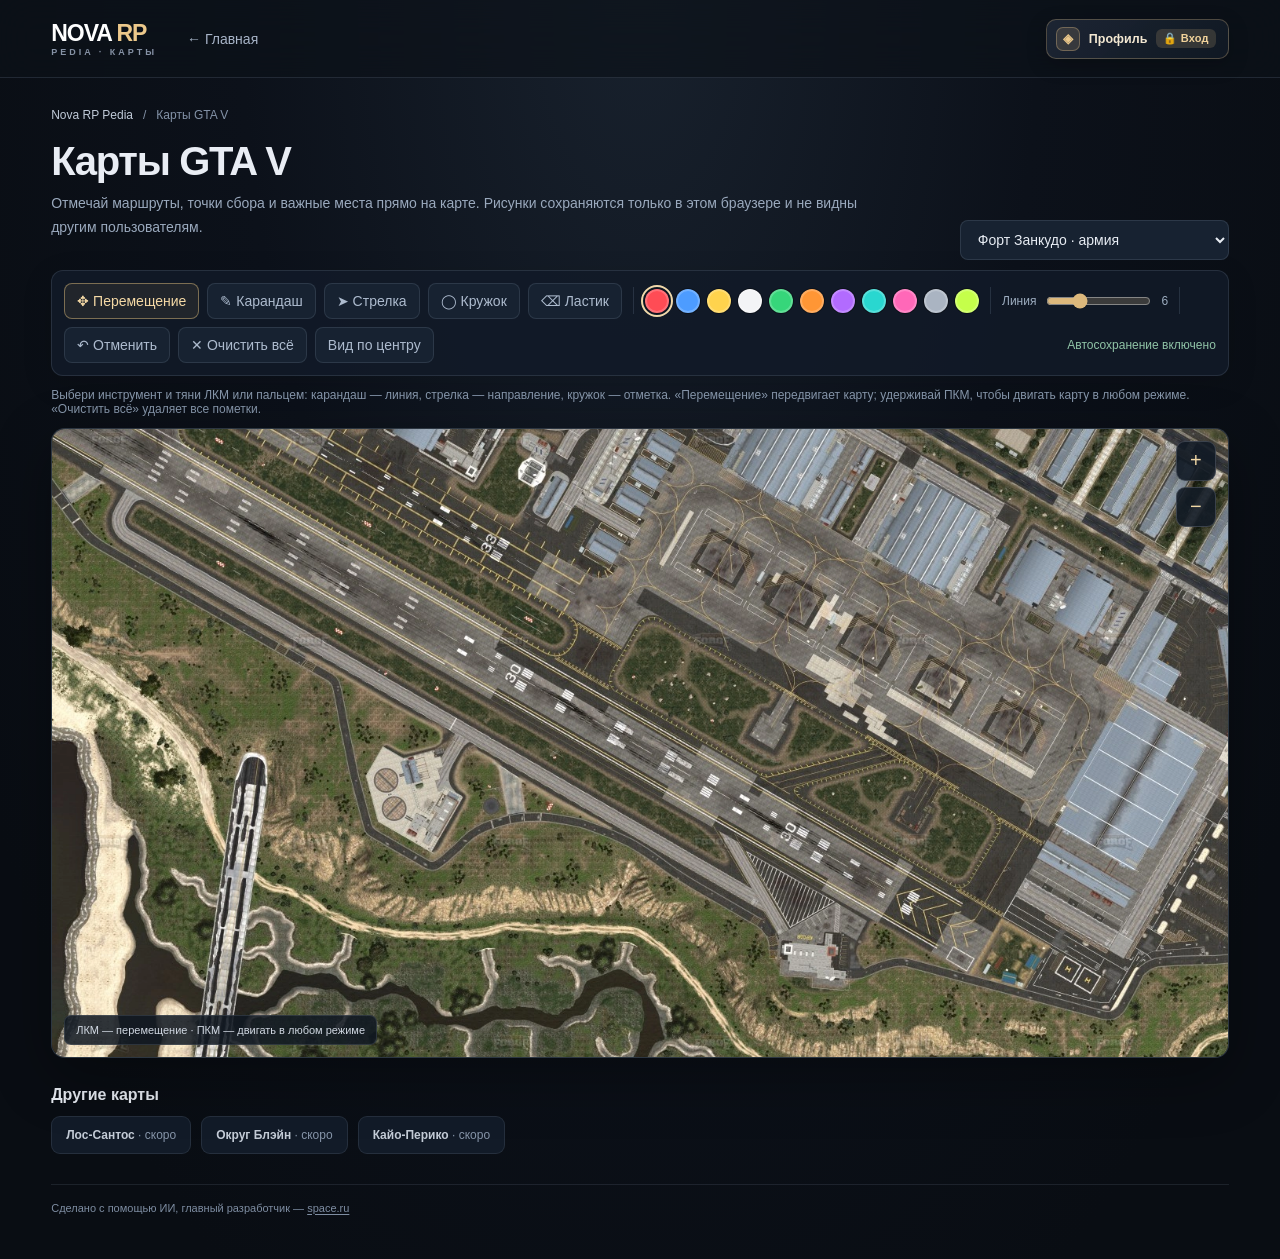
<file: maps.html>
<!doctype html>
<html lang="ru">
<head>
<meta charset="utf-8"><meta name="viewport" content="width=device-width,initial-scale=1">
<title>Карты GTA V — Nova RP Pedia</title><link rel="stylesheet" href="profile-nav.css">
<style>
*{box-sizing:border-box}html{background:#090d13;color-scheme:dark}body{margin:0;min-height:100vh;background:radial-gradient(ellipse at 50% 0%,#18212d 0%,#0c111a 44%,#090d13 85%);color:#e9edf4;font:14px 'Segoe UI',Arial,sans-serif}button,input,select{font:inherit}button{cursor:pointer}a{color:inherit;text-decoration:none}a:hover{color:#e5c28b}header{min-height:78px;padding:12px 4vw;display:flex;align-items:center;gap:30px;border-bottom:1px solid #b5c9e522;background:#0d121aaf;backdrop-filter:blur(18px)}.brand{font-size:23px;font-weight:900;letter-spacing:-1px;color:#fff}.brand b{color:#ecc88b}.brand small{display:block;font-size:9px;letter-spacing:3px;color:#8692a5}.back{color:#a8b5c8}.wrap{max-width:1500px;margin:auto;padding:30px 4vw 45px}.crumb{font-size:12px;color:#8493a8;margin-bottom:17px}.crumb a{color:#c1cbd9}.topline{display:flex;justify-content:space-between;align-items:flex-end;gap:20px;flex-wrap:wrap}h1{font-size:clamp(28px,4vw,40px);letter-spacing:-1.3px;margin:0 0 8px}.lead{color:#9aa9bd;line-height:1.7;margin:0 0 20px;max-width:850px}.top-controls{display:flex;align-items:center;gap:10px;flex-wrap:wrap}.select,.tool,.btn{border:1px solid #a9bfd624;background:#172231;color:#e8edf4;border-radius:8px;padding:10px 13px}.select{min-width:220px}.source{font-size:12px;color:#aab8ca;text-decoration:underline;text-underline-offset:3px}.toolbar{display:flex;align-items:center;gap:8px;flex-wrap:wrap;padding:12px;margin:10px 0 12px;border:1px solid #a9bfd624;border-radius:12px;background:#121b28d9;box-shadow:0 8px 30px #0002}.tool{padding:9px 12px;color:#adbbce;transition:.15s}.tool:hover,.tool.active{color:#f5d9a5;border-color:#d8b77a80;background:#d6b47716}.separator{height:27px;width:1px;background:#8195ad33;margin:0 3px}.palette{display:flex;align-items:center;gap:7px}.swatch{width:24px;height:24px;border-radius:50%;border:2px solid #ffffff35;padding:0;box-shadow:0 0 0 1px #0005}.swatch.active{outline:2px solid #f1d9aa;outline-offset:2px}.size-wrap{display:flex;align-items:center;gap:8px;color:#9dadc0;font-size:12px}.size-wrap input{width:105px;accent-color:#dcb87c}.status{margin-left:auto;color:#90c4a7;font-size:12px;white-space:nowrap}.local-note{font-size:12px;color:#8696aa;margin:0 0 12px}.viewport{position:relative;width:100%;height:min(70vh,820px);min-height:440px;overflow:hidden;border-radius:14px;border:1px solid #afc7e533;background:#0b1118;box-shadow:0 18px 60px #0005;touch-action:none;user-select:none}.viewport.mode-pan{cursor:grab}.viewport.mode-pan.dragging{cursor:grabbing}.viewport.mode-draw,.viewport.mode-erase,.viewport.mode-shape{cursor:crosshair}.world{position:absolute;left:0;top:0;width:2048px;height:1792px;transform-origin:0 0;will-change:transform}.world img,.world canvas{position:absolute;inset:0;width:2048px;height:1792px;display:block}.world img{pointer-events:none;user-select:none;-webkit-user-drag:none}.world canvas{pointer-events:none}.map-controls{position:absolute;z-index:3;top:12px;right:12px;display:flex;flex-direction:column;gap:6px}.map-controls button{width:40px;height:40px;border:1px solid #d0d8e433;border-radius:9px;background:#111a25e8;color:#f1d8a6;font-size:20px;box-shadow:0 4px 18px #0005}.map-controls button:hover{background:#243142}.map-controls button:disabled{opacity:.42;cursor:not-allowed}.map-hint{position:absolute;z-index:2;left:12px;bottom:12px;padding:8px 11px;border-radius:7px;border:1px solid #d3deec22;background:#101822dc;color:#d1d8e2;font-size:11px;pointer-events:none}.future{margin-top:28px}.future h2{font-size:16px;margin:0 0 12px}.future-list{display:flex;gap:10px;flex-wrap:wrap}.future-chip{border:1px solid #a9bfd61f;background:#121b28;border-radius:9px;padding:11px 14px;color:#8796aa;font-size:12px}.future-chip b{color:#c4ccd7;font-weight:600}.footer{border-top:1px solid #b5c9e51c;margin-top:30px;padding-top:17px;display:flex;gap:14px;justify-content:space-between;flex-wrap:wrap;color:#7e8da2;font-size:11px}.footer a{text-decoration:underline;text-underline-offset:2px}.toast{position:fixed;bottom:18px;left:50%;transform:translateX(-50%);padding:11px 18px;background:#e6c68e;color:#1c1811;border-radius:8px;box-shadow:0 6px 25px #0006;z-index:10;font-weight:600}
@media(max-width:700px){header{min-height:68px;padding:10px 17px;gap:18px}.wrap{padding:22px 14px 35px}.topline{align-items:flex-start}.toolbar{padding:9px;gap:7px}.tool{padding:8px 10px;font-size:12px}.separator{display:none}.status{width:100%;margin-left:0}.viewport{height:64vh;min-height:390px}.select{min-width:0;flex:1}.map-controls button{width:37px;height:37px}.local-note{line-height:1.6}}
</style>
</head>
<body>
<header><a class="brand" href="home.html">NOVA <b>RP</b><small>PEDIA · КАРТЫ</small></a><a class="back" href="home.html">← Главная</a><div class="nova-header-end"><a class="nova-profile-btn" id="novaProfileNavBtn" href="profile.html"><span class="npb-avatar" aria-hidden="true">◈</span><span class="npb-label">Профиль</span><span class="npb-badge">🔒 Вход</span></a></div></header>
<main class="wrap">
 <div class="crumb"><a href="home.html">Nova RP Pedia</a> &nbsp; / &nbsp; <span>Карты GTA V</span></div>
 <div class="topline"><div><h1>Карты GTA V</h1><p class="lead">Отмечай маршруты, точки сбора и важные места прямо на карте. Рисунки сохраняются только в этом браузере и не видны другим пользователям.</p></div><div class="top-controls"><select class="select" id="mapSelect" aria-label="Выбор карты"><option value="fort-zancudo">Форт Занкудо · армия</option><option value="federal-prison">Федеральная тюрьма Болингброк</option></select></div></div>
 <div class="toolbar" role="toolbar" aria-label="Инструменты карты">
  <button class="tool active" id="panMode" type="button" aria-pressed="true">✥ Перемещение</button><button class="tool" id="drawMode" type="button" aria-pressed="false">✎ Карандаш</button><button class="tool" id="arrowMode" type="button" aria-pressed="false">➤ Стрелка</button><button class="tool" id="circleMode" type="button" aria-pressed="false">◯ Кружок</button><button class="tool" id="eraseMode" type="button" aria-pressed="false">⌫ Ластик</button>
  <span class="separator" aria-hidden="true"></span><div class="palette" aria-label="Цвет линии"><button class="swatch active" type="button" data-color="#ff4c55" aria-label="Красный" title="Красный" style="background:#ff4c55"></button><button class="swatch" type="button" data-color="#4d9cff" aria-label="Синий" title="Синий" style="background:#4d9cff"></button><button class="swatch" type="button" data-color="#ffd34d" aria-label="Жёлтый" title="Жёлтый" style="background:#ffd34d"></button><button class="swatch" type="button" data-color="#f3f4f6" aria-label="Белый" title="Белый" style="background:#f3f4f6"></button><button class="swatch" type="button" data-color="#36d67a" aria-label="Зелёный" title="Зелёный" style="background:#36d67a"></button><button class="swatch" type="button" data-color="#ff9635" aria-label="Оранжевый" title="Оранжевый" style="background:#ff9635"></button><button class="swatch" type="button" data-color="#b26bff" aria-label="Фиолетовый" title="Фиолетовый" style="background:#b26bff"></button><button class="swatch" type="button" data-color="#29d7d0" aria-label="Бирюзовый" title="Бирюзовый" style="background:#29d7d0"></button><button class="swatch" type="button" data-color="#ff68b8" aria-label="Розовый" title="Розовый" style="background:#ff68b8"></button><button class="swatch" type="button" data-color="#aab4c2" aria-label="Серый" title="Серый" style="background:#aab4c2"></button><button class="swatch" type="button" data-color="#c5ff4a" aria-label="Лаймовый" title="Лаймовый" style="background:#c5ff4a"></button></div>
  <span class="separator" aria-hidden="true"></span><label class="size-wrap" for="brushSize">Линия <input id="brushSize" type="range" min="2" max="16" value="6"><span id="brushValue">6</span></label>
  <span class="separator" aria-hidden="true"></span><button class="tool" id="undoBtn" type="button" title="Отменить последнее действие">↶ Отменить</button><button class="tool" id="clearBtn" type="button" title="Удалить все пометки на этой карте">✕ Очистить всё</button><button class="tool" id="resetBtn" type="button">Вид по центру</button><span class="status" id="saveStatus" aria-live="polite">Автосохранение включено</span>
 </div>
 <p class="local-note">Выбери инструмент и тяни ЛКМ или пальцем: карандаш — линия, стрелка — направление, кружок — отметка. «Перемещение» передвигает карту; удерживай ПКМ, чтобы двигать карту в любом режиме. «Очистить всё» удаляет все пометки.</p>
 <div class="viewport mode-pan" id="mapViewport" aria-label="Интерактивная карта Форта Занкудо">
  <div class="world" id="mapWorld"><img id="mapImage" src="assets/maps/fort-zancudo.webp" alt="Карта района Форт Занкудо из GTA V, повышенная детализация" width="2048" height="1792" draggable="false"><canvas id="drawingCanvas" width="2048" height="1792" aria-label="Слой рисунков"></canvas></div>
  <div class="map-controls"><button type="button" id="zoomIn" aria-label="Увеличить карту">+</button><button type="button" id="zoomOut" aria-label="Уменьшить карту">−</button></div>
  <div class="map-hint" id="mapHint">ЛКМ — перемещение · ПКМ — двигать в любом режиме</div>
 </div>
 <section class="future"><h2>Другие карты</h2><div class="future-list"><span class="future-chip"><b>Лос-Сантос</b> · скоро</span><span class="future-chip"><b>Округ Блэйн</b> · скоро</span><span class="future-chip"><b>Кайо-Перико</b> · скоро</span></div></section>
 <footer class="footer"><span>Сделано с помощью ИИ, главный разработчик — <a href="https://space.ru" target="_blank" rel="noopener noreferrer">space.ru</a></span></footer>
</main>
<script src="maps.js?v=8"></script><script src="supabase-config.js"></script><script src="achievements.js"></script>
</body></html>
</file>
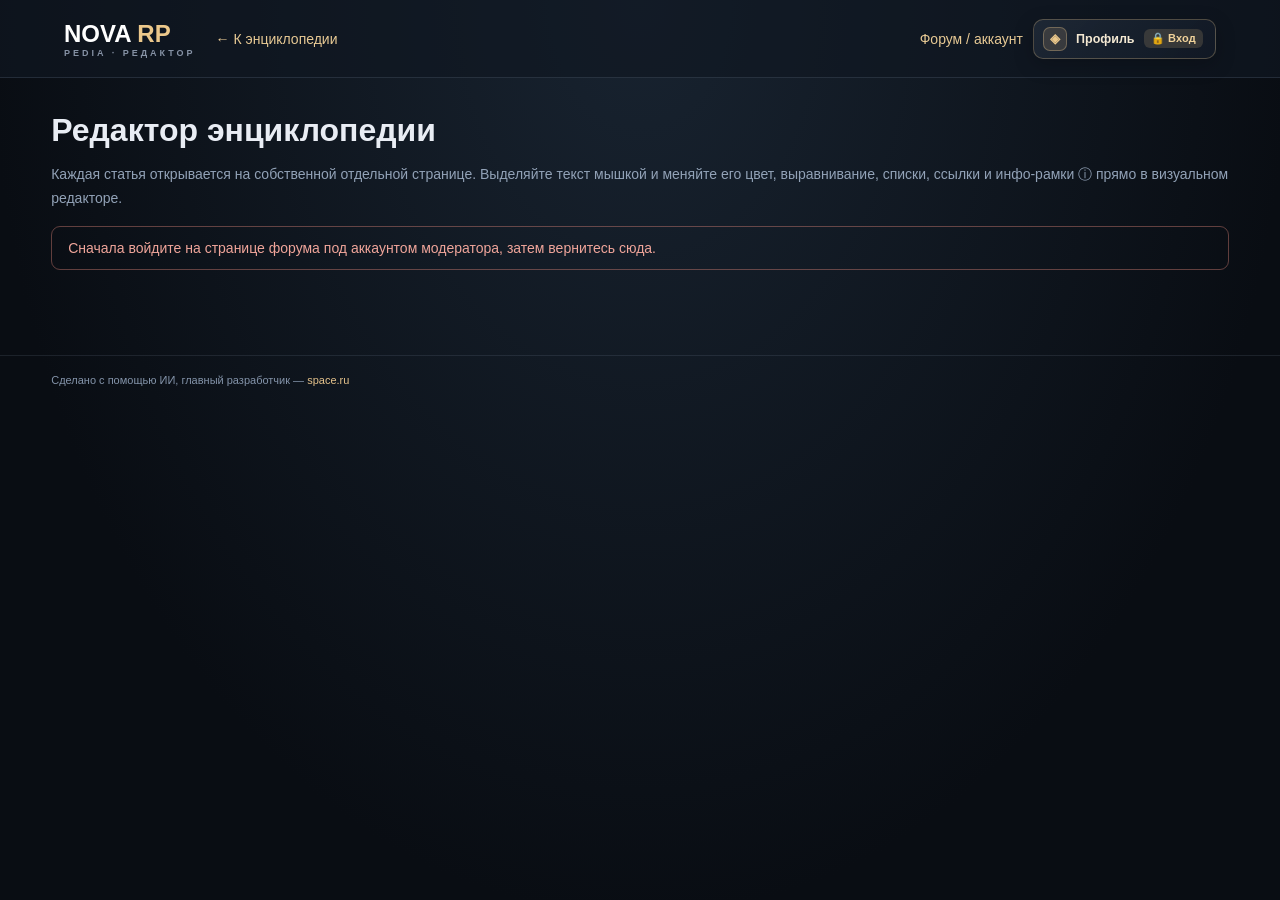
<file: pedia-editor.html>
<!doctype html>
<html lang="ru">
<head>
<meta charset="utf-8">
<meta name="viewport" content="width=device-width,initial-scale=1">
<title>Редактор Pedia — Nova RP</title>
<link rel="stylesheet" href="profile-nav.css">
<link rel="stylesheet" href="pedia-richtext.css?v=4">
<style>
:root{color-scheme:dark}
*{box-sizing:border-box}
body{margin:0;background:radial-gradient(ellipse at top,#182330,#090d13 72%);color:#e9edf4;font:14px 'Segoe UI',Arial,sans-serif;min-height:100vh}
a{color:#e7c994;text-decoration:none}
header{height:78px;padding:0 5vw;display:flex;align-items:center;border-bottom:1px solid #b5c9e522;background:#101722aa;gap:20px}
.brand{font-size:24px;font-weight:900;color:#fff}.brand b{color:#ecc88b}.brand small{display:block;font-size:9px;letter-spacing:3px;color:#8692a5}
.wrap{max-width:1440px;margin:auto;padding:34px 4vw 70px}
h1{margin:0 0 8px;font-size:32px}
h2{font-size:18px;margin:0}
.muted{color:#92a2b7;line-height:1.7}
.panel{background:#142030d9;border:1px solid #b5c9e522;border-radius:14px;padding:22px;margin:18px 0}
.grid{display:grid;grid-template-columns:300px minmax(0,1fr);gap:20px;align-items:start}
.article-grid{display:grid;grid-template-columns:280px minmax(0,1fr);gap:22px;align-items:start;margin-top:16px}
.columns{display:grid;grid-template-columns:1fr 1fr;gap:16px}
.field{display:block;margin:12px 0;color:#aebdd0;font-size:12px}
.field input,.field textarea,.field select{display:block;width:100%;margin-top:7px;background:#0b121c;border:1px solid #b5c9e533;border-radius:8px;padding:11px 13px;color:#eef2f8;font:inherit}
.field input:focus,.field textarea:focus,.field select:focus{outline:none;border-color:#ecc88b}
.field textarea{min-height:90px;resize:vertical;line-height:1.65}
.btn{border:1px solid #d6b77b55;border-radius:7px;padding:10px 15px;color:#edd19e;background:#d0af7710;cursor:pointer;font:inherit;display:inline-flex;align-items:center;gap:6px}
.btn:hover{background:#d0af7722}
.btn.primary{background:linear-gradient(115deg,#e7c994,#c4a06a);color:#211a10;font-weight:700}
.btn.danger{border-color:#df878766;color:#f0a59a}
.btn:disabled{opacity:.55;cursor:wait}
.row{display:flex;gap:9px;flex-wrap:wrap;align-items:center}
.list{display:flex;flex-direction:column;gap:8px;margin-top:14px}
.list button{width:100%;text-align:left;border:1px solid #b5c9e522;background:#0d1622a8;color:#d6e0ed;padding:12px;border-radius:8px;cursor:pointer;font:inherit}
.list button:hover,.list button.active{border-color:#dbbd82;color:#f0d5a3;background:#182436}
.status{padding:13px 16px;border:1px solid #c5b07444;border-radius:9px;color:#e3c68e;margin:15px 0;white-space:pre-wrap;overflow-wrap:anywhere}
.status.error{border-color:#e4877a66;color:#f0a59a}
.hint{font-size:11.5px;color:#8495aa;line-height:1.7;margin:6px 0 0}
.hidden{display:none!important}
.section-item small{display:block;color:#8394aa;margin-top:5px}

/* Rich-Text Visual Editor Shell */
.rt-editor-shell{margin:14px 0;border:1px solid #b5c9e536;border-radius:12px;background:#0a0f17;overflow:hidden;box-shadow:0 12px 36px rgba(0,0,0,.35)}
.rt-toolbar{display:flex;flex-wrap:wrap;align-items:center;gap:5px;padding:10px 12px;background:#111a27;border-bottom:1px solid #b5c9e524}
.rt-sep{width:1px;height:24px;background:#b5c9e524;margin:0 3px}
.rt-select{background:#0b121c;border:1px solid #b5c9e530;color:#e6ecf5;border-radius:6px;padding:6px 9px;font-size:12px;cursor:pointer}
.rt-tool-btn{min-width:31px;height:31px;padding:0 8px;border:1px solid #b5c9e522;border-radius:6px;background:#172334;color:#dce5f2;font-size:12.5px;font-weight:600;cursor:pointer;display:inline-flex;align-items:center;justify-content:center;gap:5px;transition:all .14s}
.rt-tool-btn:hover{border-color:#ecc88b88;color:#fff;background:#213148}
.rt-tool-btn.active{border-color:#ecc88b;background:#ecc88b26;color:#f5d9a4}
.rt-swatches{display:inline-flex;align-items:center;gap:5px;padding:0 4px}
.rt-swatch{width:21px;height:21px;border-radius:50%;border:2px solid rgba(255,255,255,.28);padding:0;cursor:pointer;transition:transform .12s,border-color .12s}
.rt-swatch:hover{transform:scale(1.15);border-color:#fff}
.rt-color-picker-label{position:relative;display:inline-flex;align-items:center;gap:5px;height:31px;padding:0 9px;border-radius:6px;border:1px solid #b5c9e528;background:#172334;color:#dce5f2;font-size:12px;cursor:pointer}
.rt-color-picker-label:hover{border-color:#ecc88b88;color:#fff}
.rt-color-picker-label input[type="color"]{width:18px;height:18px;border:0;padding:0;background:none;cursor:pointer}

/* Inline Popover Bar for Links / Images */
.rt-popover{display:flex;flex-wrap:wrap;gap:8px;align-items:center;padding:10px 12px;background:#152233;border-bottom:1px solid #ecc88b33}
.rt-popover input,.rt-popover select{background:#090f17;border:1px solid #b5c9e538;border-radius:6px;padding:7px 10px;color:#fff;font-size:12.5px}
.rt-popover input{min-width:210px;flex:1}

/* Editable WYSIWYG Canvas — identical visual feel to article.html */
.rt-canvas{min-height:420px;max-height:74vh;overflow-y:auto;padding:26px 30px;background:#0b0f16;outline:none;cursor:text}
.rt-canvas:focus{box-shadow:inset 0 0 0 1px rgba(236,200,139,.28)}
.rt-canvas:empty:before{content:attr(data-placeholder);color:#5e7088;pointer-events:none}
.rt-source-area{width:100%;min-height:420px;padding:20px;border:0;background:#080c12;color:#d8e3f2;font:13px/1.65 Consolas,Monaco,monospace;resize:vertical;outline:none}

@media(max-width:960px){
  .grid,.article-grid,.columns{grid-template-columns:1fr}
  .wrap{padding:25px 16px}
  .panel{padding:17px}
  .rt-canvas{padding:18px}
  h1{font-size:26px}
}
</style>
</head>
<body>
<header>
  <a class="brand" href="home.html">NOVA <b>RP</b><small>PEDIA · РЕДАКТОР</small></a>
  <a href="home.html">← К энциклопедии</a>
  <div class="nova-header-end">
    <a href="forum.html">Форум / аккаунт</a>
    <a class="nova-profile-btn" id="novaProfileNavBtn" href="profile.html"><span class="npb-avatar" aria-hidden="true">◈</span><span class="npb-label">Профиль</span><span class="npb-badge">🔒 Вход</span></a>
  </div>
</header>

<main class="wrap">
  <h1>Редактор энциклопедии</h1>
  <p class="muted">Каждая статья открывается на собственной отдельной странице. Выделяйте текст мышкой и меняйте его цвет, выравнивание, списки, ссылки и инфо-рамки ⓘ прямо в визуальном редакторе.</p>
  <div id="status" class="status">Проверяем права доступа…</div>

  <div id="editor" class="hidden">
    <div class="grid">
      <section class="panel">
        <div class="row" style="justify-content:space-between">
          <h2>Разделы меню</h2>
          <button class="btn" id="newSection" type="button">＋ Новый</button>
        </div>
        <p class="hint">Выберите раздел, чтобы изменить его название или управлять вложенными статьями.</p>
        <div id="sectionList" class="list"></div>
      </section>

      <section class="panel">
        <h2 id="sectionHeading">Новый раздел</h2>
        <form id="sectionForm">
          <div class="columns">
            <label class="field">URL-ключ (slug)<input id="slug" required pattern="[a-z0-9][a-z0-9-]{1,63}" placeholder="например, start"></label>
            <label class="field">Значок (puzzle, flag, car, cube или символ)<input id="icon" maxlength="12" value="puzzle"></label>
          </div>
          <label class="field">Название раздела<input id="title" required minlength="2" maxlength="100"></label>
          <label class="field">Описание карточки на главной<textarea id="description" rows="2" maxlength="500"></textarea></label>
          <div class="columns">
            <label class="field">Особая ссылка (оставьте пустым для статей)<input id="href" placeholder="Оставьте пустым для обычного раздела со статьями"></label>
            <label class="field">Порядок раздела<input id="sortOrder" type="number" value="100"></label>
          </div>
          <div class="row">
            <label class="field"><input id="active" type="checkbox" checked style="display:inline;width:auto"> Показывать раздел</label>
            <label class="field"><input id="isTool" type="checkbox" style="display:inline;width:auto"> Это инструмент, а не раздел статей</label>
          </div>
          <div class="row">
            <button class="btn primary" type="submit" id="saveSection">Сохранить раздел</button>
            <button class="btn danger" type="button" id="deleteSection">Удалить раздел</button>
          </div>
        </form>
      </section>
    </div>

    <section class="panel">
      <div class="row" style="justify-content:space-between">
        <div>
          <h2>Статьи выбранного раздела</h2>
          <p class="hint">Каждая статья — отдельный пункт в раскрывающемся боковом меню и отдельная страница чтения без смешивания с другими статьями.</p>
        </div>
        <div class="row">
          <a class="btn hidden" id="openArticleLive" href="article.html" target="_blank" rel="noopener">↗ Открыть статью на сайте</a>
          <button class="btn" id="newArticle" type="button">＋ Новая статья</button>
        </div>
      </div>

      <div class="article-grid">
        <div>
          <div id="articleList" class="list" style="margin-top:0"></div>
        </div>

        <div>
          <form id="articleForm">
            <input id="articleId" type="hidden">
            <div class="columns">
              <label class="field">Название статьи (в меню и заголовке страницы)<input id="articleTitle" required minlength="3" maxlength="160" placeholder="Например: Установка игры GTA V"></label>
              <label class="field">Порядок в меню<input id="articleSortOrder" type="number" value="10"></label>
            </div>
            <label class="field">Подзаголовок (необязательно — оставьте пустым, если не нужна верхняя плашка)<input id="articleSummary" maxlength="500" placeholder="Необязательное краткое пояснение над статьёй"></label>

            <div class="rt-editor-shell">
              <div class="rt-toolbar" role="toolbar" aria-label="Форматирование текста">
                <select class="rt-select" id="rtBlockSelect" title="Тип текста / заголовок">
                  <option value="P">Обычный текст</option>
                  <option value="H2">Заголовок крупный</option>
                  <option value="H3">Подзаголовок</option>
                  <option value="H4">Малый заголовок</option>
                  <option value="BLOCKQUOTE">Цитата с линией</option>
                </select>

                <select class="rt-select" id="rtSizeSelect" title="Размер шрифта выделенного текста">
                  <option value="">Размер шрифта</option>
                  <option value="13px">Мелкий (13px)</option>
                  <option value="15px">Стандарт (15px)</option>
                  <option value="18px">Крупный (18px)</option>
                  <option value="22px">Большой (22px)</option>
                  <option value="26px">Заглавный (26px)</option>
                </select>

                <span class="rt-sep"></span>

                <button type="button" class="rt-tool-btn" data-cmd="bold" title="Жирный (Ctrl+B)"><b>B</b></button>
                <button type="button" class="rt-tool-btn" data-cmd="italic" title="Курсив (Ctrl+I)"><i>I</i></button>
                <button type="button" class="rt-tool-btn" data-cmd="underline" title="Подчёркнутый (Ctrl+U)"><u>U</u></button>
                <button type="button" class="rt-tool-btn" data-cmd="strikeThrough" title="Зачёркнутый"><s>S</s></button>

                <span class="rt-sep"></span>

                <button type="button" class="rt-tool-btn" data-cmd="justifyLeft" title="По левому краю">⫷</button>
                <button type="button" class="rt-tool-btn" data-cmd="justifyCenter" title="По центру (как заголовок на скрине)">⫼ По центру</button>
                <button type="button" class="rt-tool-btn" data-cmd="justifyRight" title="По правому краю">⫸</button>

                <span class="rt-sep"></span>

                <div class="rt-swatches" aria-label="Быстрые цвета текста">
                  <button type="button" class="rt-swatch" data-color="#ffffff" title="Белый" style="background:#ffffff"></button>
                  <button type="button" class="rt-swatch" data-color="#e4eaf3" title="Светло-серый (основной)" style="background:#e4eaf3"></button>
                  <button type="button" class="rt-swatch" data-color="#e05252" title="Красный акцент" style="background:#e05252"></button>
                  <button type="button" class="rt-swatch" data-color="#ecc88b" title="Золотой Nova RP" style="background:#ecc88b"></button>
                  <button type="button" class="rt-swatch" data-color="#4ade80" title="Зелёный" style="background:#4ade80"></button>
                  <button type="button" class="rt-swatch" data-color="#60a5fa" title="Голубой" style="background:#60a5fa"></button>
                  <button type="button" class="rt-swatch" data-color="#fb923c" title="Оранжевый" style="background:#fb923c"></button>
                  <button type="button" class="rt-swatch" data-color="#c084fc" title="Фиолетовый" style="background:#c084fc"></button>
                </div>

                <label class="rt-color-picker-label" title="Выбрать любой свой цвет текста">
                  <input type="color" id="rtCustomColor" value="#e05252">
                  <span>Свой цвет</span>
                </label>

                <button type="button" class="rt-tool-btn" id="rtClearFormat" title="Очистить цвет и форматирование выделенного текста">⌫ Сброс</button>

                <span class="rt-sep"></span>

                <button type="button" class="rt-tool-btn" data-cmd="insertUnorderedList" title="Маркированный список с точками •">• Список</button>
                <button type="button" class="rt-tool-btn" data-cmd="insertOrderedList" title="Нумерованный список 1. 2. 3.">1. Список</button>

                <span class="rt-sep"></span>

                <button type="button" class="rt-tool-btn" data-callout="red" title="Вставить важный инфо-блок в рамке со значком ⓘ" style="color:#f07575;border-color:#e0525255">ⓘ Инфо-рамка</button>
                <button type="button" class="rt-tool-btn" data-callout="gold" title="Вставить золотой инфо-блок со значком ⓘ" style="color:#ecc88b;border-color:#ecc88b55">ⓘ Рамка Gold</button>
                <button type="button" class="rt-tool-btn" id="rtUnwrapCallout" title="Убрать рамку у текущего инфо-блока">✕ Без рамки</button>

                <span class="rt-sep"></span>

                <button type="button" class="rt-tool-btn" id="rtLinkBtn" title="Вставить кликабельную цветную ссылку">🔗 Ссылка</button>
                <button type="button" class="rt-tool-btn" id="rtImageBtn" title="Вставить картинку по URL">🖼 Картинка</button>
                <button type="button" class="rt-tool-btn" data-cmd="insertHorizontalRule" title="Горизонтальная линия-разделитель">― Линия</button>
                <button type="button" class="rt-tool-btn" data-cmd="undo" title="Отменить">↶</button>
                <button type="button" class="rt-tool-btn" data-cmd="redo" title="Повторить">↷</button>
                <button type="button" class="rt-tool-btn" id="rtSourceToggle" title="Переключить режим HTML-разметки">&lt;/&gt; Код</button>
              </div>

              <!-- Link Insertion Bar -->
              <div class="rt-popover hidden" id="rtLinkBar">
                <input type="text" id="rtLinkText" placeholder="Текст ссылки (например: Steam)">
                <input type="url" id="rtLinkUrl" placeholder="https://store.steampowered.com/...">
                <select id="rtLinkColor" title="Цвет ссылки">
                  <option value="#e05252">Красный (как на скрине)</option>
                  <option value="#ecc88b">Золотой Nova RP</option>
                  <option value="#60a5fa">Голубой</option>
                  <option value="#4ade80">Зелёный</option>
                  <option value="#ffffff">Белый</option>
                </select>
                <button type="button" class="btn primary" id="rtLinkApply" style="padding:7px 13px">Вставить</button>
                <button type="button" class="btn" id="rtUnlinkBtn" style="padding:7px 11px">Убрать ссылку</button>
                <button type="button" class="btn" id="rtLinkCancel" style="padding:7px 11px">Закрыть</button>
              </div>

              <!-- Image Insertion Bar -->
              <div class="rt-popover hidden" id="rtImageBar">
                <input type="url" id="rtImageUrl" placeholder="Ссылка (https://... или assets/cars/...)">
                <input type="text" id="rtImageAlt" placeholder="Описание картинки (необязательно)">
                <input type="file" id="rtImageFile" accept="image/*" hidden>
                <button type="button" class="btn" id="rtImageUploadBtn" style="padding:7px 12px" title="Загрузить фото с компьютера (автоматически сожмётся в WebP)">📁 С ПК</button>
                <button type="button" class="btn primary" id="rtImageApply" style="padding:7px 13px">Вставить</button>
                <button type="button" class="btn" id="rtImageCancel" style="padding:7px 11px">Закрыть</button>
              </div>

              <!-- Visual WYSIWYG Canvas -->
              <div id="rtEditor" class="rt-canvas rt-content" contenteditable="true" spellcheck="true" data-placeholder="Начните писать статью или вставьте текст… Выделяйте любые слова мышкой, чтобы поменять цвет, сделать жирным, выровнять по центру, добавить список или ⓘ инфо-рамку."></div>

              <!-- Optional Raw HTML Source View -->
              <textarea id="articleBody" class="rt-source-area hidden" spellcheck="false" maxlength="50000" placeholder="HTML-разметка статьи"></textarea>
            </div>

            <label class="field"><input id="published" type="checkbox" checked style="display:inline;width:auto"> Опубликована сразу (отображается в боковом меню раздела)</label>

            <div class="row">
              <button class="btn primary" type="submit" id="saveArticle">Сохранить и опубликовать</button>
              <button class="btn danger" type="button" id="deleteArticle">Удалить статью</button>
            </div>
          </form>
        </div>
      </div>
    </section>
  </div>
</main>

<footer style="max-width:1440px;margin:0 auto;padding:18px 4vw 28px;border-top:1px solid #b5c9e51c;color:#8494aa;font-size:11px">
  Сделано с помощью ИИ, главный разработчик — <a href="https://space.ru" target="_blank" rel="noopener noreferrer" style="color:#e5c28b">space.ru</a>
</footer>

<script src="vendor/supabase.js"></script>
<script src="supabase-config.js?v=3"></script>
<script src="pedia-richtext.js?v=4"></script>
<script src="pedia-editor.js?v=4"></script>
<script src="achievements.js"></script>
</body>
</html>
</file>
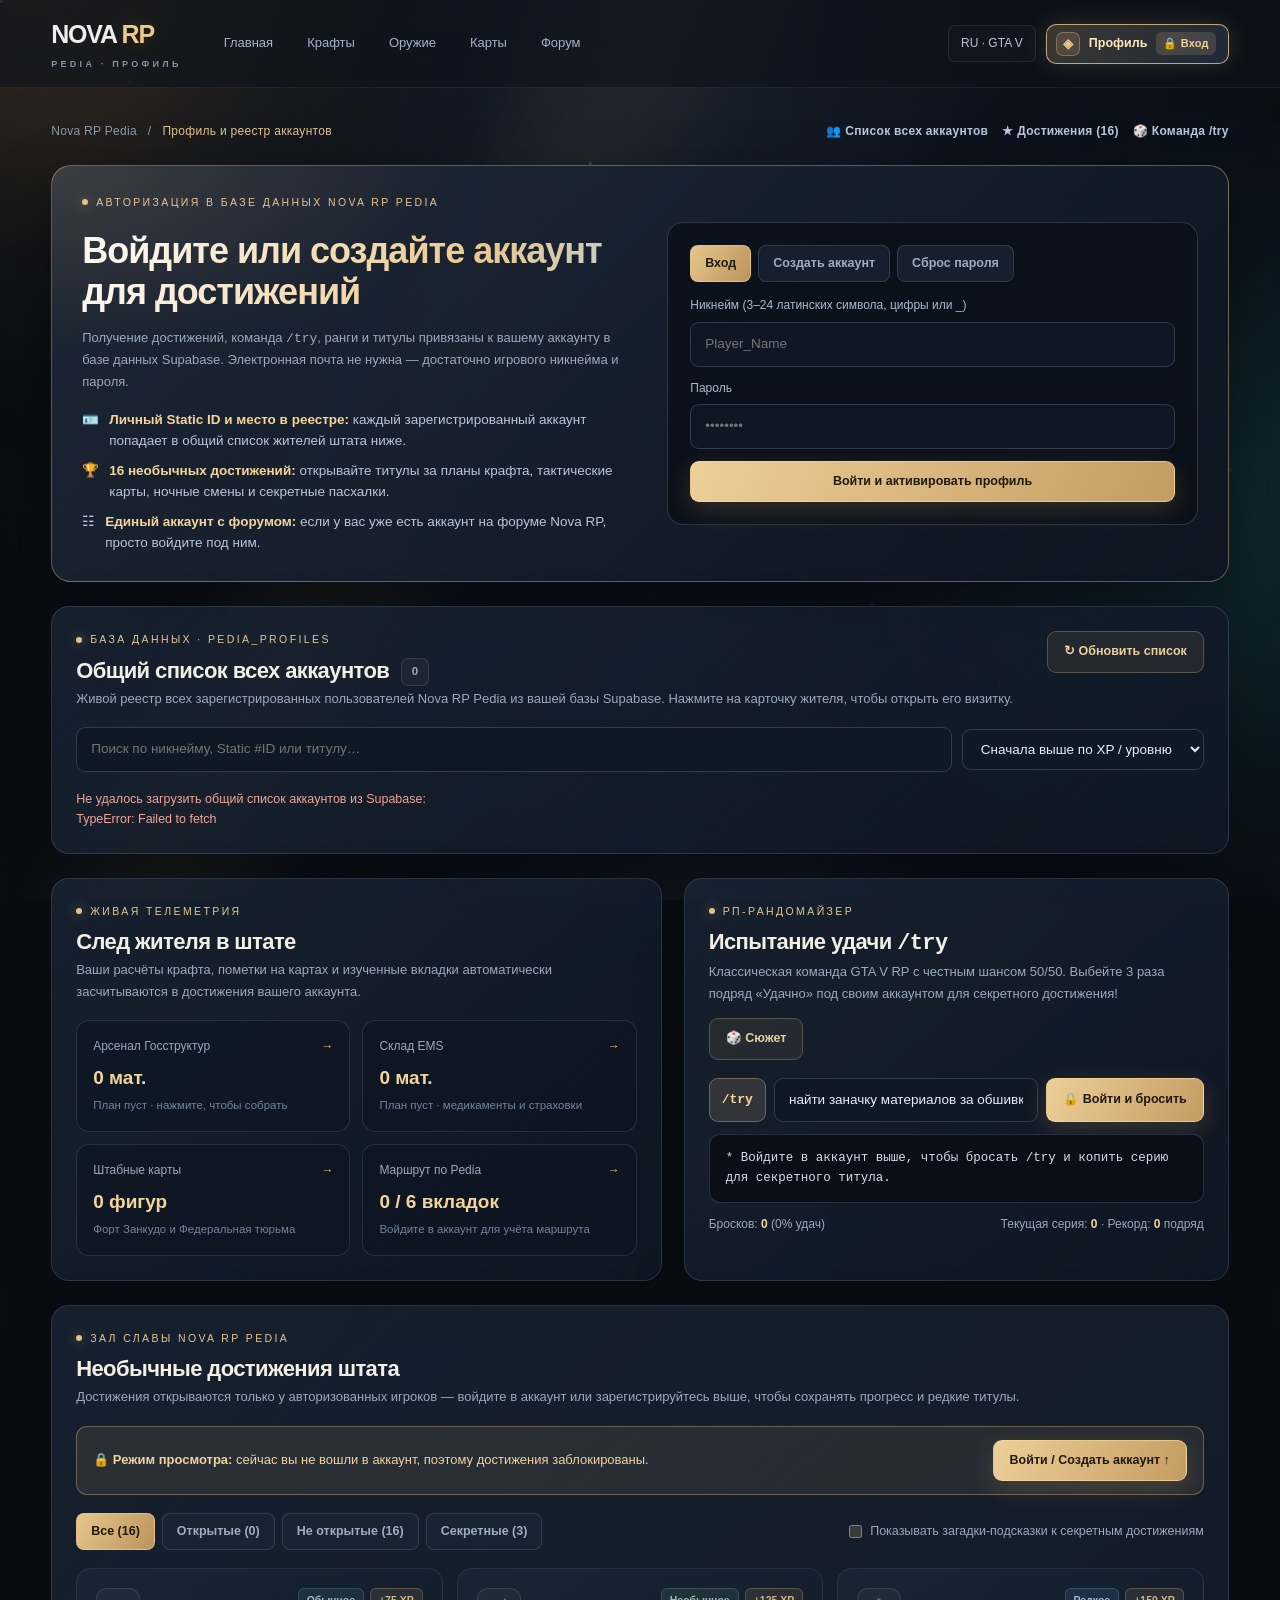
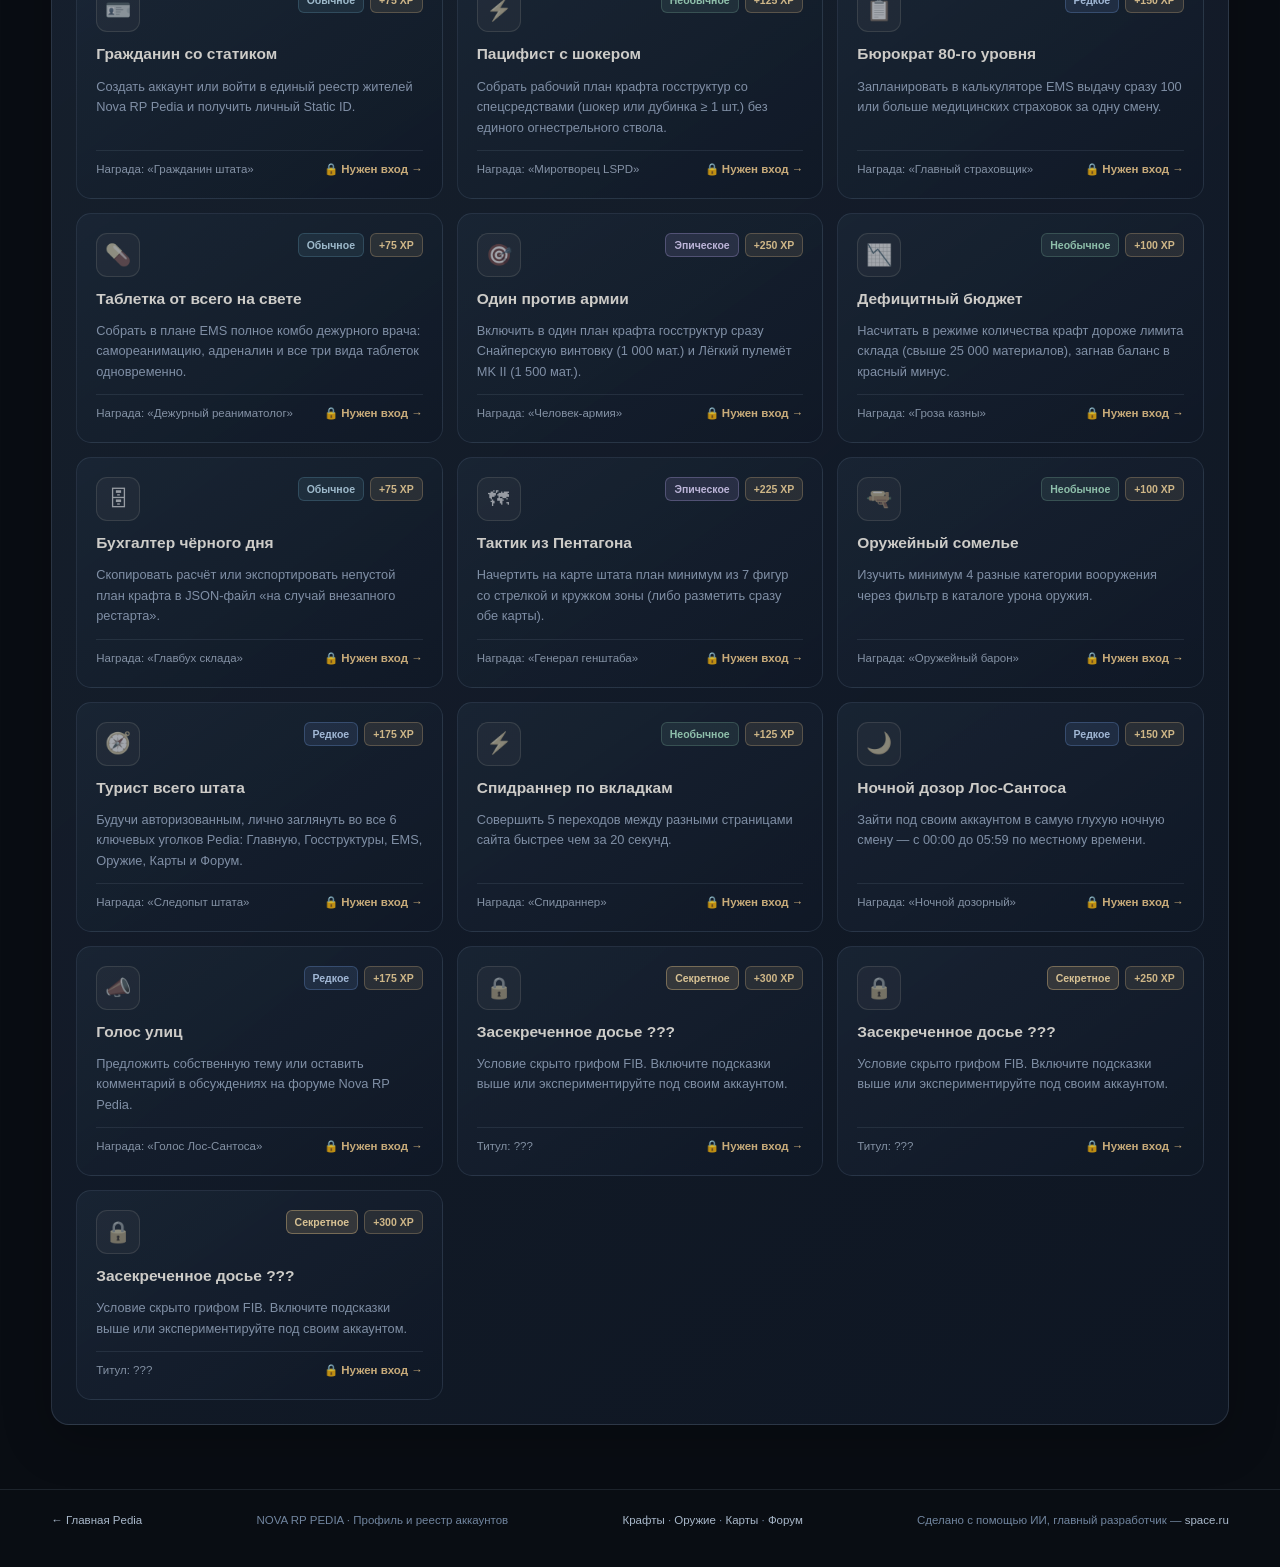
<file: profile.html>
<!DOCTYPE html>
<html lang="ru">
<head>
<meta charset="UTF-8" />
<meta name="viewport" content="width=device-width, initial-scale=1.0" />
<meta name="referrer" content="no-referrer" />
<meta name="description" content="Личный профиль жителя Nova RP Pedia — вход в аккаунт, общий список всех аккаунтов, команда /try и необычные достижения штата." />
<meta name="theme-color" content="#090d13" />
<title>Профиль и реестр аккаунтов — Nova RP Pedia</title>
<link rel="stylesheet" href="profile-nav.css" />
<style>
  :root {
    --nova-gold: #ecc88b;
    --bg: #090d13;
    --card: rgba(20, 32, 48, 0.74);
    --card-2: rgba(16, 26, 40, 0.86);
    --line: rgba(181, 201, 229, 0.13);
    --line-strong: rgba(226, 197, 139, 0.28);
    --text: #e9edf4;
    --muted: #9aa9bd;
    --subtle: #71849d;
    --accent: #ecc88b;
    --accent-2: #cba366;
    --accent-soft: rgba(236, 200, 139, 0.14);
    --accent-glow: rgba(236, 200, 139, 0.24);
    --emerald: #88c6a9;
    --sky: #7ec8e3;
    --amber: #f3d49b;
    --violet: #b6a6e8;
    --coral: #f0a59a;
  }

  * { box-sizing: border-box; margin: 0; padding: 0; }
  [hidden] { display: none !important; }
  html { background: #090d13; scroll-behavior: smooth; color-scheme: dark; }
  body {
    background: #090d13;
    color: var(--text);
    font: 14px 'Segoe UI', Arial, sans-serif;
    line-height: 1.55;
    min-height: 100vh;
    isolation: isolate;
    -webkit-font-smoothing: antialiased;
    overflow-x: hidden;
  }
  button, input, select { font: inherit; }
  button { cursor: pointer; }
  a { color: inherit; text-decoration: none; }

  /* NOVA — animated atmosphere */
  .atmosphere {
    position: fixed;
    inset: 0;
    z-index: -1;
    overflow: hidden;
    pointer-events: none;
    background: radial-gradient(ellipse at 50% 0%, #18212d 0%, #0c111a 44%, #090d13 85%);
  }
  .aura {
    position: absolute;
    width: 70vw;
    height: 70vw;
    max-width: 1100px;
    max-height: 1100px;
    border-radius: 50%;
    filter: blur(75px);
    opacity: .38;
    will-change: transform;
    animation: auraFloat 27s ease-in-out infinite alternate;
  }
  .aura.gold { left: -32vw; top: -38vw; background: radial-gradient(circle, #9a713e 0%, #6e54272e 48%, transparent 68%); }
  .aura.teal { right: -32vw; top: 8vh; background: radial-gradient(circle, #205d65 0%, #1b586b33 46%, transparent 68%); animation-duration: 34s; animation-delay: -13s; }
  .aura.violet { left: 24vw; bottom: -60vw; background: radial-gradient(circle, #424a79 0%, transparent 65%); animation-duration: 39s; animation-delay: -20s; }
  .bg-grid {
    position: absolute;
    inset: 0;
    background-image: linear-gradient(#c2d3ed05 1px, transparent 1px), linear-gradient(90deg, #c2d3ed05 1px, transparent 1px);
    background-size: 72px 72px;
    mask-image: linear-gradient(transparent, #0008 40%, transparent);
    transform: perspective(900px) rotateX(20deg) scale(1.15);
  }
  .bg-beam {
    position: absolute;
    left: 22%;
    top: -25%;
    width: 20%;
    height: 150%;
    background: linear-gradient(90deg, transparent, #e4bb7010, transparent);
    transform: rotate(30deg);
    filter: blur(25px);
    animation: beamDrift 30s ease-in-out infinite alternate;
  }
  .sparks {
    position: absolute;
    left: 0;
    top: 0;
    width: 3px;
    height: 3px;
    border-radius: 50%;
    background: #e9cc92;
    box-shadow: 7vw 14vh 1px #e9cc9280, 18vw 68vh 1px #e9cc9260, 28vw 32vh 2px #e9cc9290, 36vw 84vh 1px #b3e0dd80, 46vw 18vh 1px #e9cc9290, 58vw 58vh 2px #e9cc9260, 69vw 28vh 1px #e9cc9270, 78vw 76vh 1px #b3e0dd80, 86vw 43vh 2px #e9cc9270, 95vw 89vh 1px #e9cc9250;
    opacity: .4;
    animation: sparkDrift 19s ease-in-out infinite alternate;
  }
  .sparks.second { transform: translate(10vw, 9vh); animation-delay: -9s; animation-duration: 26s; opacity: .25; }

  @keyframes auraFloat { 0% { transform: translate3d(0,0,0) scale(1); } 50% { transform: translate3d(7vw,6vh,0) scale(1.12); } 100% { transform: translate3d(14vw,-3vh,0) scale(.94); } }
  @keyframes sparkDrift { from { translate: 0 0; opacity: .2; } to { translate: 18px -60px; opacity: .6; } }
  @keyframes beamDrift { from { translate: -12vw 0; opacity: .3; } to { translate: 25vw 0; opacity: .8; } }
  @keyframes pageReveal { from { opacity: 0; transform: translateY(10px); } to { opacity: 1; transform: translateY(0); } }

  header {
    position: relative;
    z-index: 20;
    height: 88px;
    border-bottom: 1px solid #afc3e518;
    display: flex;
    align-items: center;
    gap: 28px;
    padding: 0 4vw;
    background: rgba(13, 18, 26, .62);
    backdrop-filter: blur(20px);
    -webkit-backdrop-filter: blur(20px);
  }
  .brand {
    font-size: 25px;
    font-weight: 900;
    letter-spacing: -1.2px;
    color: #eee;
    flex-shrink: 0;
  }
  .brand:hover { color: #fff; }
  .brand b { color: #ecc88b; text-shadow: 0 0 26px #edc58030; }
  .brand small {
    font-size: 9px;
    letter-spacing: 3.3px;
    display: block;
    color: #8692a5;
    margin-top: 5px;
  }
  header .right {
    font-size: 12px;
    border: 1px solid #e0c99c1c;
    background: #ffffff05;
    color: #b9c5d7;
    border-radius: 7px;
    padding: 8px 12px;
  }
  .site-nav {
    display: flex;
    align-items: center;
    gap: 6px;
    flex-wrap: wrap;
  }
  .site-nav a {
    color: #a4b2c6;
    font-size: 13px;
    padding: 8px 13px;
    border-radius: 8px;
    border: 1px solid transparent;
    transition: color .18s, background .18s, border-color .18s;
  }
  .site-nav a:hover {
    color: #efd099;
    background: #e4bf8112;
    border-color: #e4bf8128;
  }

  .wrap {
    position: relative;
    z-index: 1;
    max-width: 1460px;
    margin: 0 auto;
    padding: 34px 4vw 64px;
    display: flex;
    flex-direction: column;
    gap: 24px;
    animation: pageReveal .6s ease both;
  }

  .crumb {
    display: flex;
    align-items: center;
    justify-content: space-between;
    gap: 12px;
    flex-wrap: wrap;
    font-size: 12px;
    color: #8b98ab;
    letter-spacing: .3px;
  }
  .crumb a:hover { color: #ecc88b; text-decoration: underline; }
  .crumb span { color: #e1c28c; }
  .quick-jumps {
    display: flex;
    gap: 14px;
    flex-wrap: wrap;
  }
  .quick-jumps a {
    color: #b8c7dc;
    font-weight: 600;
  }

  /* BUTTONS & INPUTS */
  .btn {
    display: inline-flex;
    align-items: center;
    justify-content: center;
    gap: 8px;
    padding: 10px 16px;
    border-radius: 9px;
    border: 1px solid rgba(221, 193, 146, .28);
    background: rgba(208, 175, 119, .09);
    color: #ebd09e;
    font-size: 12.5px;
    font-weight: 600;
    cursor: pointer;
    text-decoration: none;
    transition: transform .16s ease, background .16s ease, border-color .16s ease, filter .16s ease;
    white-space: nowrap;
  }
  .btn:hover {
    background: rgba(216, 185, 129, .2);
    border-color: rgba(236, 200, 139, .58);
    color: #fff3da;
  }
  .btn:active { transform: translateY(1px); }
  .btn.primary {
    background: linear-gradient(115deg, #edcf98, #c49c62);
    border-color: rgba(248, 219, 162, .65);
    color: #201910;
    font-weight: 700;
    box-shadow: 0 8px 26px rgba(203, 163, 102, .2);
  }
  .btn.primary:hover {
    filter: brightness(1.06);
    color: #19130b;
  }
  .btn:disabled {
    opacity: .55;
    cursor: not-allowed;
  }

  .field {
    display: flex;
    flex-direction: column;
    gap: 7px;
  }
  .field.span-full { grid-column: 1 / -1; }
  .field label {
    font-size: 12px;
    color: #a8b9ce;
  }
  .input, .select {
    width: 100%;
    padding: 11px 14px;
    border-radius: 9px;
    border: 1px solid rgba(178, 200, 229, .2);
    background: rgba(16, 25, 38, .9);
    color: var(--text);
    font-size: 13.5px;
    outline: none;
    transition: border-color .18s ease, box-shadow .18s ease;
  }
  .input:focus, .select:focus {
    border-color: #dcb87c;
    box-shadow: 0 0 0 3px rgba(220, 184, 124, .12);
  }

  /* GUEST AUTH GATE HERO */
  .auth-gate-card {
    background:
      radial-gradient(600px 260px at 0% 0%, rgba(236, 200, 139, .14), transparent 70%),
      linear-gradient(135deg, rgba(32, 42, 58, 0.86), rgba(14, 21, 33, 0.94));
    border: 1px solid rgba(236, 200, 139, 0.38);
    border-radius: 20px;
    padding: 28px 30px;
    box-shadow: 0 22px 60px rgba(0, 0, 0, .4);
    display: grid;
    grid-template-columns: 1.05fr 1fr;
    gap: 28px;
    align-items: center;
  }
  .auth-gate-info {
    display: flex;
    flex-direction: column;
    gap: 14px;
  }
  .auth-gate-title {
    font-size: clamp(26px, 3.2vw, 36px);
    font-weight: 800;
    letter-spacing: -1px;
    line-height: 1.15;
    background: linear-gradient(115deg, #fbf6eb 10%, #ecc88b 68%, #b8d0d8);
    -webkit-background-clip: text;
    background-clip: text;
    color: transparent;
  }
  .auth-perks {
    display: flex;
    flex-direction: column;
    gap: 9px;
    margin-top: 4px;
  }
  .auth-perk {
    display: flex;
    align-items: flex-start;
    gap: 10px;
    font-size: 13.5px;
    color: #b7c6da;
  }
  .auth-perk b { color: #f3d59b; }
  .auth-form-box {
    background: rgba(10, 16, 25, .82);
    border: 1px solid rgba(181, 201, 229, .2);
    border-radius: 16px;
    padding: 22px;
    display: flex;
    flex-direction: column;
    gap: 14px;
  }

  /* HERO DOSSIER CARD (SIGNED IN) */
  .dossier-card {
    background: linear-gradient(135deg, rgba(32, 42, 56, 0.78), rgba(16, 24, 37, 0.88));
    border: 1px solid rgba(226, 197, 139, 0.26);
    border-radius: 20px;
    padding: 28px 30px;
    box-shadow: 0 20px 60px rgba(0, 0, 0, .35);
    backdrop-filter: blur(20px);
    -webkit-backdrop-filter: blur(20px);
    display: flex;
    flex-direction: column;
    gap: 22px;
  }

  .dossier-top {
    display: grid;
    grid-template-columns: auto minmax(0, 1fr) auto;
    gap: 24px;
    align-items: center;
  }

  .dossier-avatar {
    width: 86px;
    height: 86px;
    border-radius: 20px;
    background: radial-gradient(circle at 30% 25%, rgba(236, 200, 139, .26), rgba(236, 200, 139, .06));
    border: 1px solid rgba(236, 200, 139, .45);
    box-shadow: 0 12px 34px rgba(0, 0, 0, .35), inset 0 0 24px rgba(236, 200, 139, .08);
    display: grid;
    place-items: center;
    font-size: 36px;
    color: #f3d59b;
    position: relative;
    user-select: none;
  }
  .dossier-level-pill {
    position: absolute;
    bottom: -9px;
    padding: 2px 10px;
    border-radius: 999px;
    background: #131c29;
    border: 1px solid rgba(236, 200, 139, .55);
    color: #f3d59b;
    font-size: 10.5px;
    font-weight: 700;
    letter-spacing: .6px;
  }

  .dossier-identity {
    min-width: 0;
    display: flex;
    flex-direction: column;
    gap: 8px;
  }
  .dossier-chips {
    display: flex;
    align-items: center;
    gap: 8px;
    flex-wrap: wrap;
  }
  .chip {
    display: inline-flex;
    align-items: center;
    gap: 6px;
    padding: 4px 10px;
    border-radius: 7px;
    font-size: 11.5px;
    font-weight: 600;
    border: 1px solid var(--line);
    background: rgba(255, 255, 255, .04);
    color: var(--muted);
  }
  .chip.static-id {
    color: #d8e2f0;
    background: rgba(15, 23, 36, .75);
    border-color: rgba(181, 201, 229, .24);
    font-family: Consolas, 'Courier New', monospace;
  }
  .chip.title-badge {
    color: #f5dba4;
    background: rgba(236, 200, 139, .14);
    border-color: rgba(236, 200, 139, .38);
  }
  .chip.faction-badge {
    color: #bfe0f5;
    background: rgba(126, 200, 227, .11);
    border-color: rgba(126, 200, 227, .28);
  }
  .chip.sync-badge.online {
    color: #9fe0c2;
    background: rgba(136, 198, 169, .13);
    border-color: rgba(136, 198, 169, .35);
  }

  .dossier-name {
    font-size: clamp(26px, 3.2vw, 36px);
    font-weight: 800;
    letter-spacing: -1px;
    line-height: 1.15;
    background: linear-gradient(115deg, #fbf6eb 10%, #ecc88b 68%, #b8d0d8);
    -webkit-background-clip: text;
    background-clip: text;
    color: transparent;
    word-break: break-word;
  }
  .dossier-motto {
    color: var(--muted);
    font-size: 13.5px;
    max-width: 72ch;
    line-height: 1.65;
  }

  .dossier-actions {
    display: flex;
    flex-direction: column;
    gap: 8px;
    align-items: stretch;
  }

  /* XP BAR */
  .xp-strip {
    background: rgba(9, 14, 22, .62);
    border: 1px solid var(--line);
    border-radius: 13px;
    padding: 15px 18px;
    display: flex;
    flex-direction: column;
    gap: 10px;
  }
  .xp-meta {
    display: flex;
    align-items: baseline;
    justify-content: space-between;
    gap: 12px;
    flex-wrap: wrap;
  }
  .xp-rank-title {
    font-weight: 700;
    font-size: 14.5px;
    color: var(--text);
  }
  .xp-rank-title span {
    color: var(--accent);
    margin-right: 7px;
  }
  .xp-numbers {
    font-size: 12.5px;
    color: var(--muted);
  }
  .xp-numbers strong { color: #f3d59b; }
  .xp-track {
    width: 100%;
    height: 8px;
    border-radius: 999px;
    background: rgba(175, 196, 224, .12);
    overflow: hidden;
  }
  .xp-fill {
    height: 100%;
    width: 0%;
    border-radius: 999px;
    background: linear-gradient(90deg, #a88450, #ecc88b, #f7e4bc);
    box-shadow: 0 0 14px rgba(236, 200, 139, .55);
    transition: width .4s cubic-bezier(.22, 1, .36, 1);
  }

  /* DOSSIER EDITOR DRAWER */
  .dossier-editor {
    background: rgba(10, 16, 25, .82);
    border: 1px solid rgba(226, 197, 139, .24);
    border-radius: 14px;
    padding: 20px;
    display: flex;
    flex-direction: column;
    gap: 16px;
  }
  .editor-grid {
    display: grid;
    grid-template-columns: repeat(3, minmax(0, 1fr));
    gap: 14px;
  }
  .avatar-picker {
    display: flex;
    flex-wrap: wrap;
    gap: 8px;
  }
  .avatar-opt {
    width: 40px;
    height: 40px;
    border-radius: 10px;
    border: 1px solid rgba(181, 201, 229, .2);
    background: rgba(255, 255, 255, .03);
    color: var(--text);
    font-size: 18px;
    display: grid;
    place-items: center;
    transition: border-color .15s ease, background .15s ease, transform .12s ease;
  }
  .avatar-opt:hover {
    background: rgba(236, 200, 139, .1);
    transform: translateY(-1px);
  }
  .avatar-opt.active {
    border-color: var(--accent);
    background: rgba(236, 200, 139, .2);
    color: #ffe6b8;
    box-shadow: 0 0 0 2px rgba(236, 200, 139, .16);
  }
  .editor-foot {
    display: flex;
    align-items: center;
    justify-content: space-between;
    gap: 12px;
    flex-wrap: wrap;
  }
  .status-note {
    font-size: 12.5px;
    color: var(--muted);
  }
  .status-note.ok { color: var(--emerald); }
  .status-note.err { color: var(--coral); }

  /* PANELS */
  .mid-grid {
    display: grid;
    grid-template-columns: 1.12fr 1fr;
    gap: 22px;
  }
  .panel {
    background: linear-gradient(140deg, rgba(28, 40, 56, 0.72), rgba(16, 24, 38, 0.84));
    border: 1px solid rgba(181, 201, 229, 0.15);
    border-radius: 18px;
    padding: 24px;
    box-shadow: 0 15px 50px rgba(0, 0, 0, .22);
    backdrop-filter: blur(18px);
    -webkit-backdrop-filter: blur(18px);
    display: flex;
    flex-direction: column;
    gap: 18px;
  }
  .panel-head {
    display: flex;
    align-items: flex-start;
    justify-content: space-between;
    gap: 14px;
    flex-wrap: wrap;
  }
  .panel-kicker {
    display: flex;
    align-items: center;
    gap: 8px;
    font-size: 10.5px;
    text-transform: uppercase;
    letter-spacing: 2.4px;
    color: #e5c58f;
    margin-bottom: 6px;
  }
  .panel-kicker::before {
    content: '';
    width: 6px;
    height: 6px;
    border-radius: 50%;
    background: #e4c18a;
    box-shadow: 0 0 12px #ebc88380;
  }
  .panel h2 {
    font-size: 22px;
    font-weight: 750;
    letter-spacing: -.6px;
    color: #f3efe6;
  }
  .panel-sub {
    color: var(--muted);
    font-size: 13px;
    line-height: 1.65;
  }

  .lock-callout {
    padding: 13px 16px;
    border-radius: 11px;
    border: 1px solid rgba(236, 200, 139, .35);
    background: rgba(236, 200, 139, .09);
    color: #efd49f;
    font-size: 13px;
    display: flex;
    align-items: center;
    justify-content: space-between;
    gap: 12px;
    flex-wrap: wrap;
  }

  /* PUBLIC ACCOUNTS DIRECTORY */
  .dir-toolbar {
    display: flex;
    gap: 10px;
    align-items: center;
    flex-wrap: wrap;
  }
  .dir-toolbar .input { flex: 1; min-width: 210px; }
  .dir-toolbar .select { width: auto; min-width: 190px; }

  .dir-grid {
    display: grid;
    grid-template-columns: repeat(auto-fill, minmax(290px, 1fr));
    gap: 12px;
  }
  .account-row-card {
    padding: 15px 16px;
    border-radius: 14px;
    background: rgba(12, 19, 30, .76);
    border: 1px solid rgba(181, 201, 229, .15);
    display: flex;
    flex-direction: column;
    gap: 10px;
    cursor: pointer;
    text-align: left;
    transition: transform .18s ease, border-color .18s ease, background .18s ease;
  }
  .account-row-card:hover {
    transform: translateY(-2px);
    border-color: rgba(236, 200, 139, .48);
    background: rgba(20, 30, 45, .86);
  }
  .account-row-card.is-self {
    border-color: rgba(136, 198, 169, .48);
    box-shadow: inset 0 0 22px rgba(136, 198, 169, .06);
  }
  .arc-top {
    display: flex;
    align-items: center;
    gap: 12px;
  }
  .arc-avatar {
    width: 44px;
    height: 44px;
    border-radius: 12px;
    background: rgba(236, 200, 139, .1);
    border: 1px solid rgba(236, 200, 139, .3);
    display: grid;
    place-items: center;
    font-size: 20px;
    color: #f3d59b;
    flex-shrink: 0;
  }
  .arc-main {
    min-width: 0;
    flex: 1;
  }
  .arc-name-line {
    display: flex;
    align-items: center;
    gap: 7px;
    flex-wrap: wrap;
  }
  .arc-name {
    font-weight: 700;
    font-size: 15px;
    color: #f4f1ea;
    overflow: hidden;
    text-overflow: ellipsis;
  }
  .arc-you {
    font-size: 10px;
    padding: 2px 7px;
    border-radius: 999px;
    background: rgba(136, 198, 169, .16);
    border: 1px solid rgba(136, 198, 169, .4);
    color: #9fe0c2;
    font-weight: 700;
  }
  .arc-sub {
    font-size: 11.5px;
    color: var(--muted);
    margin-top: 2px;
  }
  .arc-chips {
    display: flex;
    align-items: center;
    justify-content: space-between;
    gap: 8px;
    flex-wrap: wrap;
    padding-top: 8px;
    border-top: 1px solid rgba(181, 201, 229, .1);
    font-size: 11.5px;
    color: var(--muted);
  }
  .arc-xp {
    color: #f3d59b;
    font-weight: 700;
  }

  /* PLAYER INSPECT DRAWER */
  .inspect-card {
    padding: 18px 20px;
    border-radius: 14px;
    background: rgba(9, 15, 24, .92);
    border: 1px solid rgba(236, 200, 139, .42);
    display: flex;
    flex-direction: column;
    gap: 12px;
  }
  .sql-helper {
    margin-top: 4px;
    border: 1px solid rgba(226, 197, 139, .22);
    background: rgba(12, 18, 28, .65);
    border-radius: 12px;
    padding: 12px 16px;
    font-size: 12.5px;
    color: var(--muted);
  }
  .sql-helper summary {
    cursor: pointer;
    color: #e7c993;
    font-weight: 600;
  }

  /* TELEMETRY & /TRY */
  .telemetry-grid {
    display: grid;
    grid-template-columns: repeat(2, minmax(0, 1fr));
    gap: 12px;
  }
  .stat-tile {
    padding: 16px;
    border-radius: 13px;
    background: rgba(14, 22, 34, .68);
    border: 1px solid rgba(181, 201, 229, .14);
    display: flex;
    flex-direction: column;
    gap: 5px;
    transition: border-color .2s ease, background .2s ease, transform .2s ease;
  }
  .stat-tile:hover {
    background: rgba(28, 39, 55, .82);
    border-color: rgba(216, 185, 129, .5);
    transform: translateY(-3px);
  }
  .stat-tile-label {
    font-size: 12px;
    color: var(--muted);
    display: flex;
    align-items: center;
    justify-content: space-between;
  }
  .stat-tile-label span { color: var(--accent); }
  .stat-tile-val {
    font-size: 19px;
    font-weight: 750;
    color: #f3d59b;
    margin-top: 2px;
  }
  .stat-tile-sub {
    font-size: 11.5px;
    color: var(--subtle);
  }

  .try-box {
    display: flex;
    flex-direction: column;
    gap: 12px;
  }
  .try-input-row {
    display: flex;
    gap: 8px;
  }
  .try-prefix {
    display: inline-flex;
    align-items: center;
    padding: 0 12px;
    border-radius: 9px;
    background: rgba(236, 200, 139, .14);
    border: 1px solid rgba(236, 200, 139, .34);
    color: #f3d59b;
    font-family: Consolas, 'Courier New', monospace;
    font-weight: 700;
    font-size: 13px;
  }
  .try-log {
    padding: 14px 16px;
    border-radius: 11px;
    background: rgba(9, 14, 22, .85);
    border: 1px solid rgba(181, 201, 229, .18);
    font-family: Consolas, 'Courier New', monospace;
    font-size: 12.5px;
    line-height: 1.55;
    color: #d3deec;
    min-height: 54px;
    display: flex;
    align-items: center;
    justify-content: space-between;
    gap: 10px;
    flex-wrap: wrap;
  }
  .try-outcome {
    padding: 3px 10px;
    border-radius: 999px;
    font-weight: 700;
    font-size: 11.5px;
  }
  .try-outcome.win {
    color: #9fe0c2;
    background: rgba(136, 198, 169, .16);
    border: 1px solid rgba(136, 198, 169, .42);
  }
  .try-outcome.lose {
    color: #f3aba0;
    background: rgba(228, 135, 122, .16);
    border: 1px solid rgba(228, 135, 122, .42);
  }
  .try-stats-row {
    display: flex;
    align-items: center;
    justify-content: space-between;
    gap: 10px;
    flex-wrap: wrap;
    font-size: 12px;
    color: var(--muted);
  }
  .try-stats-row strong { color: #f3d59b; }

  /* ACHIEVEMENTS */
  .ach-controls {
    display: flex;
    align-items: center;
    justify-content: space-between;
    gap: 12px;
    flex-wrap: wrap;
  }
  .filter-pills {
    display: flex;
    gap: 7px;
    flex-wrap: wrap;
  }
  .pill-btn {
    padding: 8px 14px;
    border-radius: 8px;
    border: 1px solid rgba(162, 186, 213, .18);
    background: rgba(28, 39, 55, .68);
    color: #9eacc1;
    font-size: 12.5px;
    font-weight: 600;
    transition: all .18s ease;
  }
  .pill-btn:hover {
    border-color: rgba(221, 189, 123, .5);
    color: #efdab6;
  }
  .pill-btn.active {
    background: linear-gradient(120deg, #e6c68e, #ba945b);
    color: #211a10;
    border-color: rgba(230, 198, 142, .8);
    font-weight: 700;
  }

  .hint-toggle {
    display: inline-flex;
    align-items: center;
    gap: 8px;
    font-size: 12.5px;
    color: var(--muted);
    cursor: pointer;
    user-select: none;
  }
  .hint-toggle input { accent-color: #dcb87c; }

  .ach-grid {
    display: grid;
    grid-template-columns: repeat(auto-fill, minmax(300px, 1fr));
    gap: 14px;
  }

  .ach-card {
    position: relative;
    padding: 19px;
    border-radius: 15px;
    background: linear-gradient(145deg, rgba(30, 42, 59, .72), rgba(16, 25, 38, .88));
    border: 1px solid rgba(172, 197, 229, .14);
    display: flex;
    flex-direction: column;
    gap: 12px;
    transition: transform .2s ease, border-color .2s ease, box-shadow .2s ease;
  }
  .ach-card:hover {
    transform: translateY(-3px);
    border-color: rgba(216, 185, 129, .42);
    box-shadow: 0 12px 28px rgba(0, 0, 0, .28);
  }
  .ach-card.unlocked {
    border-color: rgba(226, 197, 139, .38);
    box-shadow: inset 0 0 26px rgba(217, 183, 123, .05), 0 10px 28px rgba(0, 0, 0, .25);
  }
  .ach-card.unlocked[data-rarity="epic"] { border-color: rgba(182, 166, 232, .48); }
  .ach-card.unlocked[data-rarity="secret"] {
    border-color: rgba(236, 200, 139, .68);
    background:
      radial-gradient(260px 140px at 100% 0%, rgba(236, 200, 139, .16), transparent 72%),
      linear-gradient(145deg, rgba(34, 44, 60, .88), rgba(16, 24, 36, .94));
  }
  .ach-card.locked { opacity: .84; }

  .ach-head {
    display: flex;
    align-items: flex-start;
    justify-content: space-between;
    gap: 12px;
  }
  .ach-icon {
    width: 44px;
    height: 44px;
    border-radius: 11px;
    display: grid;
    place-items: center;
    font-size: 21px;
    background: rgba(233, 196, 133, .08);
    border: 1px solid rgba(233, 196, 133, .24);
    flex-shrink: 0;
  }
  .ach-card.locked .ach-icon {
    filter: grayscale(.8);
    opacity: .72;
  }
  .ach-badges {
    display: flex;
    align-items: center;
    gap: 6px;
    flex-wrap: wrap;
    justify-content: flex-end;
  }
  .rarity-tag, .xp-tag {
    font-size: 10.5px;
    font-weight: 700;
    padding: 3px 8px;
    border-radius: 6px;
    border: 1px solid var(--line);
  }
  .xp-tag {
    color: #f3d59b;
    background: rgba(236, 200, 139, .12);
    border-color: rgba(236, 200, 139, .3);
  }
  .rarity-tag[data-rarity="common"] { color: #b9d9eb; background: rgba(126, 200, 227, .1); border-color: rgba(126, 200, 227, .24); }
  .rarity-tag[data-rarity="uncommon"] { color: #a7e0c5; background: rgba(136, 198, 169, .12); border-color: rgba(136, 198, 169, .28); }
  .rarity-tag[data-rarity="rare"] { color: #bdd6f7; background: rgba(120, 166, 235, .14); border-color: rgba(120, 166, 235, .32); }
  .rarity-tag[data-rarity="epic"] { color: #dcd2fa; background: rgba(182, 166, 232, .15); border-color: rgba(182, 166, 232, .36); }
  .rarity-tag[data-rarity="secret"] { color: #ffe3aa; background: rgba(236, 200, 139, .18); border-color: rgba(236, 200, 139, .45); }

  .ach-title {
    font-weight: 750;
    font-size: 15.5px;
    color: #f1eee7;
    line-height: 1.3;
  }
  .ach-desc {
    font-size: 12.8px;
    color: #95a6be;
    line-height: 1.6;
    flex: 1;
  }

  .ach-prog {
    display: flex;
    flex-direction: column;
    gap: 5px;
  }
  .ach-prog-label {
    display: flex;
    justify-content: space-between;
    font-size: 11px;
    color: var(--muted);
  }
  .ach-prog-bar {
    height: 5px;
    border-radius: 999px;
    background: rgba(175, 196, 224, .14);
    overflow: hidden;
  }
  .ach-prog-fill {
    height: 100%;
    border-radius: 999px;
    background: linear-gradient(90deg, #9f8053, #ecc88b);
  }

  .ach-foot {
    padding-top: 10px;
    border-top: 1px solid rgba(181, 201, 229, .12);
    display: flex;
    align-items: center;
    justify-content: space-between;
    gap: 8px;
    flex-wrap: wrap;
    font-size: 11.5px;
  }
  .ach-date {
    font-size: 11px;
    color: var(--emerald);
    font-weight: 600;
  }
  .ach-link {
    color: #ecc88b;
    font-weight: 600;
  }
  .ach-link:hover { text-decoration: underline; }

  .equip-mini-btn {
    padding: 4px 10px;
    border-radius: 6px;
    border: 1px solid rgba(236, 200, 139, .38);
    background: rgba(236, 200, 139, .11);
    color: #f3d59b;
    font-size: 11px;
    font-weight: 600;
    transition: background .15s ease;
  }
  .equip-mini-btn:hover { background: rgba(236, 200, 139, .22); }
  .equip-mini-btn.equipped {
    border-color: rgba(136, 198, 169, .42);
    background: rgba(136, 198, 169, .14);
    color: #a7e0c5;
    cursor: default;
  }

  .topic-mini-list {
    display: flex;
    flex-direction: column;
    gap: 8px;
  }
  .topic-mini-item {
    padding: 10px 13px;
    border-radius: 9px;
    background: rgba(255, 255, 255, .03);
    border: 1px solid var(--line);
    display: flex;
    align-items: center;
    justify-content: space-between;
    gap: 10px;
    color: var(--text);
    font-size: 13px;
  }
  .topic-mini-item:hover {
    border-color: rgba(236, 200, 139, .45);
    color: #f3d59b;
  }
  .topic-mini-status {
    font-size: 11px;
    color: var(--muted);
    flex-shrink: 0;
  }

  .pedia-footer {
    max-width: 1460px;
    margin: 0 auto;
    padding: 22px 4vw 38px;
    border-top: 1px solid rgba(181, 201, 229, .12);
    color: #71859f;
    font-size: 11.5px;
    display: flex;
    justify-content: space-between;
    gap: 14px;
    flex-wrap: wrap;
  }
  .pedia-footer a { color: #a9b8ca; }
  .pedia-footer a:hover { color: #ecc88b; }

  @media (max-width: 960px) {
    .auth-gate-card { grid-template-columns: 1fr; }
    .dossier-top { grid-template-columns: auto 1fr; }
    .dossier-actions { grid-column: 1 / -1; flex-direction: row; flex-wrap: wrap; }
    .mid-grid { grid-template-columns: 1fr; }
    .editor-grid { grid-template-columns: 1fr 1fr; }
  }
  @media (max-width: 760px) {
    header { height: auto; min-height: 72px; padding: 12px 18px; flex-wrap: wrap; gap: 14px; }
    header .right { display: none; }
    .wrap { padding: 22px 16px 52px; }
    .dossier-card, .auth-gate-card { padding: 20px; }
    .dossier-top { grid-template-columns: 1fr; }
    .editor-grid, .telemetry-grid { grid-template-columns: 1fr; }
    .try-input-row { flex-wrap: wrap; }
  }
  @media (prefers-reduced-motion: reduce) {
    html { scroll-behavior: auto; }
    *, *::before, *::after { animation: none !important; transition: none !important; }
  }
</style>
</head>
<body>
<div class="atmosphere" aria-hidden="true">
  <div class="aura gold"></div>
  <div class="aura teal"></div>
  <div class="aura violet"></div>
  <div class="bg-grid"></div>
  <div class="bg-beam"></div>
  <div class="sparks"></div>
  <div class="sparks second"></div>
</div>

<header>
  <a class="brand" href="home.html" aria-label="Nova RP Pedia — главная">NOVA <b>RP</b><small>PEDIA · ПРОФИЛЬ</small></a>
  <nav class="site-nav" aria-label="Разделы сайта">
    <a href="home.html">Главная</a>
    <a href="catalogs.html">Крафты</a>
    <a href="weapons.html">Оружие</a>
    <a href="maps.html">Карты</a>
    <a href="forum.html">Форум</a>
  </nav>
  <div class="nova-header-end">
    <div class="right">RU · GTA V</div>
    <a class="nova-profile-btn is-current" id="novaProfileNavBtn" href="profile.html" aria-current="page">
      <span class="npb-avatar" aria-hidden="true">◈</span>
      <span class="npb-label">Профиль</span>
      <span class="npb-badge">🔒 Вход</span>
    </a>
  </div>
</header>

<main class="wrap">
  <nav class="crumb">
    <div><a href="home.html">Nova RP Pedia</a> &nbsp; / &nbsp; <span>Профиль и реестр аккаунтов</span></div>
    <div class="quick-jumps">
      <a href="#directory">👥 Список всех аккаунтов</a>
      <a href="#achievements">★ Достижения (16)</a>
      <a href="#tryWidget">🎲 Команда /try</a>
    </div>
  </nav>

  <!-- 1A. GUEST AUTH GATE (SHOWN WHEN NOT LOGGED IN) -->
  <section class="auth-gate-card" id="account" aria-label="Вход и регистрация аккаунта">
    <div class="auth-gate-info">
      <div class="panel-kicker">Авторизация в базе данных Nova RP Pedia</div>
      <h1 class="auth-gate-title">Войдите или создайте аккаунт для достижений</h1>
      <p class="panel-sub">Получение достижений, команда <code>/try</code>, ранги и титулы привязаны к вашему аккаунту в базе данных Supabase. Электронная почта не нужна — достаточно игрового никнейма и пароля.</p>
      <div class="auth-perks">
        <div class="auth-perk"><span>🪪</span><span><b>Личный Static ID и место в реестре:</b> каждый зарегистрированный аккаунт попадает в общий список жителей штата ниже.</span></div>
        <div class="auth-perk"><span>🏆</span><span><b>16 необычных достижений:</b> открывайте титулы за планы крафта, тактические карты, ночные смены и секретные пасхалки.</span></div>
        <div class="auth-perk"><span>☷</span><span><b>Единый аккаунт с форумом:</b> если у вас уже есть аккаунт на форуме Nova RP, просто войдите под ним.</span></div>
      </div>
    </div>

    <div class="auth-form-box">
      <div class="filter-pills" id="profileAuthTabs">
        <button class="pill-btn active" type="button" data-mode="login">Вход</button>
        <button class="pill-btn" type="button" data-mode="register">Создать аккаунт</button>
        <button class="pill-btn" type="button" data-mode="reset">Сброс пароля</button>
      </div>

      <div class="status-note" id="accountMsg" hidden></div>

      <form id="profileAuthForm" style="display:flex;flex-direction:column;gap:12px">
        <div class="field">
          <label for="pAuthLogin">Никнейм (3–24 латинских символа, цифры или _)</label>
          <input class="input" id="pAuthLogin" type="text" required autocomplete="username" placeholder="Player_Name" />
        </div>

        <div class="field">
          <label for="pAuthPassword" id="pAuthPassLabel">Пароль</label>
          <input class="input" id="pAuthPassword" type="password" required autocomplete="current-password" placeholder="••••••••" />
        </div>

        <div class="field" id="pAuthSecretWrap" hidden>
          <label for="pAuthSecret">Секретный ключ восстановления (мин. 16 символов — запишите его!)</label>
          <div style="display:flex;gap:8px">
            <input class="input" id="pAuthSecret" type="text" autocomplete="off" placeholder="Нажмите «Ключ» для генерации" />
            <button class="btn" id="pGenSecretBtn" type="button">Ключ</button>
          </div>
        </div>

        <button class="btn primary" id="pAuthSubmitBtn" type="submit">Войти и активировать профиль</button>
      </form>
    </div>
  </section>

  <!-- 1B. SIGNED-IN CITIZEN DOSSIER (SHOWN WHEN LOGGED IN) -->
  <section class="dossier-card" id="dossier" aria-label="Личное досье жителя" hidden>
    <div class="dossier-top">
      <div class="dossier-avatar" id="heroAvatarWrap">
        <span id="heroAvatar">◈</span>
        <span class="dossier-level-pill" id="heroLevelPill">LVL 1</span>
      </div>

      <div class="dossier-identity">
        <div class="dossier-chips">
          <span class="chip static-id" id="heroStaticId">Static #10000</span>
          <span class="chip title-badge" id="heroTitleBadge">★ Гражданин штата</span>
          <span class="chip faction-badge" id="heroFactionBadge">Свободный житель</span>
          <span class="chip sync-badge online" id="heroSyncBadge">✓ Аккаунт подключён</span>
        </div>
        <h1 class="dossier-name" id="heroDisplayName">Участник</h1>
        <p class="dossier-motto" id="heroMotto">Девиз не указан — откройте настройку досье, выберите фракцию и соберите редкие титулы за достижения.</p>
      </div>

      <div class="dossier-actions">
        <button class="btn primary" id="toggleDossierBtn" type="button">✎ Настроить досье</button>
        <button class="btn" id="copyCardBtn" type="button">Скопировать визитку</button>
        <a class="btn" id="uEditorBtn" href="pedia-editor.html" hidden>Редактор Pedia →</a>
        <button class="btn" id="uLogoutBtn" type="button">Выйти из аккаунта</button>
      </div>
    </div>

    <div class="xp-strip">
      <div class="xp-meta">
        <div class="xp-rank-title">
          <span id="xpLevelLabel">Уровень 1</span>
          <strong id="xpRankName">Приезжий со спавна</strong>
        </div>
        <div class="xp-numbers">
          <strong id="xpValueText">0</strong> / <span id="xpNextText">150</span> XP · Открыто <strong id="achCountText">0 / 16</strong> достижений
        </div>
      </div>
      <div class="xp-track" role="progressbar" aria-valuemin="0" aria-valuemax="100" aria-valuenow="0" id="xpProgressBar">
        <div class="xp-fill" id="xpFill"></div>
      </div>
    </div>

    <div class="status-note" id="signedInMsg" hidden></div>

    <form class="dossier-editor" id="dossierForm" hidden>
      <div class="field">
        <label>Эмблема жителя (отображается в шапке и в общем реестре аккаунтов)</label>
        <div class="avatar-picker" id="avatarPicker"></div>
      </div>

      <div class="editor-grid">
        <div class="field">
          <label for="dossierNameInput">Публичное имя аккаунта (в базе и на форуме, 2–40 симв.)</label>
          <input class="input" id="dossierNameInput" type="text" minlength="2" maxlength="40" required placeholder="Например: Mason_Vance" />
        </div>

        <div class="field">
          <label for="dossierFactionSelect">Организация / Фракция</label>
          <select class="select" id="dossierFactionSelect"></select>
        </div>

        <div class="field">
          <label for="dossierTitleSelect">Активный титул (открываются за достижения)</label>
          <select class="select" id="dossierTitleSelect"></select>
        </div>

        <div class="field span-full">
          <label for="dossierMottoInput">РП-статус / заметка в личном деле</label>
          <input class="input" id="dossierMottoInput" type="text" maxlength="140" placeholder="Например: Старший парамедик ночной смены Pillbox Hill · Страховки без очереди" />
        </div>
      </div>

      <div class="editor-foot">
        <span class="status-note" id="dossierSaveNote">Имя аккаунта сразу обновляется в таблице <code>pedia_profiles</code> вашей базы Supabase.</span>
        <div style="display:flex;gap:8px;flex-wrap:wrap">
          <button class="btn" id="cancelDossierBtn" type="button">Свернуть</button>
          <button class="btn primary" type="submit">Сохранить в профиль</button>
        </div>
      </div>
    </form>

    <!-- USER FORUM TOPICS SUMMARY -->
    <div style="border-top:1px solid var(--line);padding-top:14px;display:flex;flex-direction:column;gap:10px">
      <div style="display:flex;align-items:center;justify-content:space-between;gap:10px;flex-wrap:wrap">
        <span style="font-weight:700;font-size:13.5px;color:#e7dfd0">Мои публикации на форуме</span>
        <div style="display:flex;align-items:center;gap:10px">
          <span class="chip" id="uForumTotals">0 тем · 0 комм.</span>
          <a class="ach-link" href="forum.html">Перейти на форум →</a>
        </div>
      </div>
      <div class="topic-mini-list" id="uTopicsList"></div>
    </div>
  </section>

  <!-- 2. PUBLIC DIRECTORY OF ALL ACCOUNTS IN SUPABASE -->
  <section class="panel" id="directory" aria-label="Общий список всех аккаунтов">
    <div class="panel-head">
      <div>
        <div class="panel-kicker">База данных · pedia_profiles</div>
        <h2>Общий список всех аккаунтов <span id="dirCountBadge" class="chip" style="margin-left:6px;vertical-align:middle">0</span></h2>
        <p class="panel-sub">Живой реестр всех зарегистрированных пользователей Nova RP Pedia из вашей базы Supabase. Нажмите на карточку жителя, чтобы открыть его визитку.</p>
      </div>
      <button class="btn" id="refreshDirBtn" type="button">↻ Обновить список</button>
    </div>

    <div class="dir-toolbar">
      <input class="input" id="dirSearchInput" type="search" placeholder="Поиск по никнейму, Static #ID или титулу…" aria-label="Поиск аккаунта" />
      <select class="select" id="dirSortSelect" aria-label="Сортировка аккаунтов">
        <option value="xp">Сначала выше по XP / уровню</option>
        <option value="newest">Сначала новые аккаунты</option>
        <option value="oldest">Сначала старожилы</option>
        <option value="activity">По активности на форуме</option>
        <option value="name">По алфавиту (A–Я)</option>
      </select>
    </div>

    <div class="inspect-card" id="inspectedPlayerCard" hidden></div>

    <div class="dir-grid" id="dirGrid">
      <span class="panel-sub">Загрузка списка аккаунтов из Supabase…</span>
    </div>

    <details class="sql-helper" id="cloudSqlNotice" hidden>
      <summary>⚙ Как включить облачный рейтинг XP и достижений в таблице pedia_profiles (SQL-скрипт)</summary>
      <p style="margin-top:8px;line-height:1.65">Сейчас таблица <code>pedia_profiles</code> хранит базовые поля (<code>id, display_name, created_at</code>), поэтому список аккаунтов уже работает! Чтобы у всех игроков в этом списке также отображались их уровень, XP, фракция и открытые достижения с любого устройства, выполните файл <code>profile-setup.sql</code> в <strong>Supabase Dashboard → SQL Editor</strong>.</p>
      <div style="margin-top:10px;display:flex;gap:10px;align-items:center;flex-wrap:wrap">
        <button class="btn primary" id="copySqlSetupBtn" type="button">Скопировать SQL (profile-setup.sql)</button>
        <span id="copySqlStatus" class="status-note"></span>
      </div>
    </details>
  </section>

  <!-- 3. CROSS-SITE TELEMETRY & /TRY WIDGET -->
  <div class="mid-grid">
    <section class="panel" aria-label="Сводка по разделам Pedia">
      <div class="panel-head">
        <div>
          <div class="panel-kicker">Живая телеметрия</div>
          <h2>След жителя в штате</h2>
          <p class="panel-sub">Ваши расчёты крафта, пометки на картах и изученные вкладки автоматически засчитываются в достижения вашего аккаунта.</p>
        </div>
      </div>

      <div class="telemetry-grid">
        <a class="stat-tile" href="index.html">
          <span class="stat-tile-label">Арсенал Госструктур <span>→</span></span>
          <strong class="stat-tile-val" id="statGovSpent">0 мат.</strong>
          <span class="stat-tile-sub" id="statGovSub">План пуст · нажмите, чтобы собрать</span>
        </a>

        <a class="stat-tile" href="ems.html">
          <span class="stat-tile-label">Склад EMS <span>→</span></span>
          <strong class="stat-tile-val" id="statEmsSpent">0 мат.</strong>
          <span class="stat-tile-sub" id="statEmsSub">План пуст · медикаменты и страховки</span>
        </a>

        <a class="stat-tile" href="maps.html">
          <span class="stat-tile-label">Штабные карты <span>→</span></span>
          <strong class="stat-tile-val" id="statMapsCount">0 фигур</strong>
          <span class="stat-tile-sub" id="statMapsSub">Форт Занкудо и Федеральная тюрьма</span>
        </a>

        <a class="stat-tile" href="weapons.html">
          <span class="stat-tile-label">Маршрут по Pedia <span>→</span></span>
          <strong class="stat-tile-val" id="statTourCount">0 / 6 вкладок</strong>
          <span class="stat-tile-sub" id="statWeaponsSub">Категорий оружия изучено: 0</span>
        </a>
      </div>
    </section>

    <section class="panel" id="tryWidget" aria-label="Ролевая команда /try">
      <div class="panel-head">
        <div>
          <div class="panel-kicker">РП-рандомайзер</div>
          <h2>Испытание удачи <code>/try</code></h2>
          <p class="panel-sub">Классическая команда GTA V RP с честным шансом 50/50. Выбейте 3 раза подряд «Удачно» под своим аккаунтом для секретного достижения!</p>
        </div>
        <button class="btn" id="randomTryScenarioBtn" type="button" title="Случайная РП-ситуация">🎲 Сюжет</button>
      </div>

      <div class="try-box">
        <form class="try-input-row" id="tryForm">
          <span class="try-prefix">/try</span>
          <input class="input" id="tryActionInput" type="text" maxlength="110" value="найти заначку материалов за обшивкой патрульки" aria-label="Действие для команды /try" />
          <button class="btn primary" id="trySubmitBtn" type="submit">Бросить</button>
        </form>

        <div class="try-log" id="tryResultBox">
          <span id="tryResultText">* Войдите в аккаунт и проверьте благосклонность рандома.</span>
          <span class="try-outcome" id="tryOutcomeBadge" hidden>Удачно</span>
        </div>

        <div class="try-stats-row">
          <span>Бросков: <strong id="tryTotalCount">0</strong> (<span id="tryWinRate">0%</span> удач)</span>
          <span>Текущая серия: <strong id="tryCurrentStreak">0</strong> · Рекорд: <strong id="tryBestStreak">0</strong> подряд</span>
        </div>
      </div>
    </section>
  </div>

  <!-- 4. UNUSUAL ACHIEVEMENTS -->
  <section class="panel" id="achievements" aria-label="Необычные достижения">
    <div class="panel-head">
      <div>
        <div class="panel-kicker">Зал славы Nova RP Pedia</div>
        <h2>Необычные достижения штата</h2>
        <p class="panel-sub">Достижения открываются только у авторизованных игроков — войдите в аккаунт или зарегистрируйтесь выше, чтобы сохранять прогресс и редкие титулы.</p>
      </div>
    </div>

    <div class="lock-callout" id="achGuestLockBanner">
      <span>🔒 <strong>Режим просмотра:</strong> сейчас вы не вошли в аккаунт, поэтому достижения заблокированы.</span>
      <a class="btn primary" href="#account">Войти / Создать аккаунт ↑</a>
    </div>

    <div class="ach-controls">
      <div class="filter-pills" id="achFilterBar" role="tablist" aria-label="Фильтр достижений">
        <button class="pill-btn active" type="button" data-filter="all">Все (16)</button>
        <button class="pill-btn" type="button" data-filter="unlocked">Открытые</button>
        <button class="pill-btn" type="button" data-filter="locked">Не открытые</button>
        <button class="pill-btn" type="button" data-filter="secret">Секретные (3)</button>
      </div>

      <label class="hint-toggle">
        <input type="checkbox" id="secretHintsToggle" />
        <span>Показывать загадки-подсказки к секретным достижениям</span>
      </label>
    </div>

    <div class="ach-grid" id="achGrid"></div>
  </section>
</main>

<footer class="pedia-footer">
  <a href="home.html">← Главная Pedia</a>
  <span>NOVA RP PEDIA · Профиль и реестр аккаунтов</span>
  <span><a href="catalogs.html">Крафты</a> · <a href="weapons.html">Оружие</a> · <a href="maps.html">Карты</a> · <a href="forum.html">Форум</a></span>
  <span>Сделано с помощью ИИ, главный разработчик — <a href="https://space.ru" target="_blank" rel="noopener noreferrer">space.ru</a></span>
</footer>

<script src="vendor/supabase.js"></script>
<script src="supabase-config.js"></script>
<script src="achievements.js"></script>
<script src="profile.js"></script>
</body>
</html>
</file>
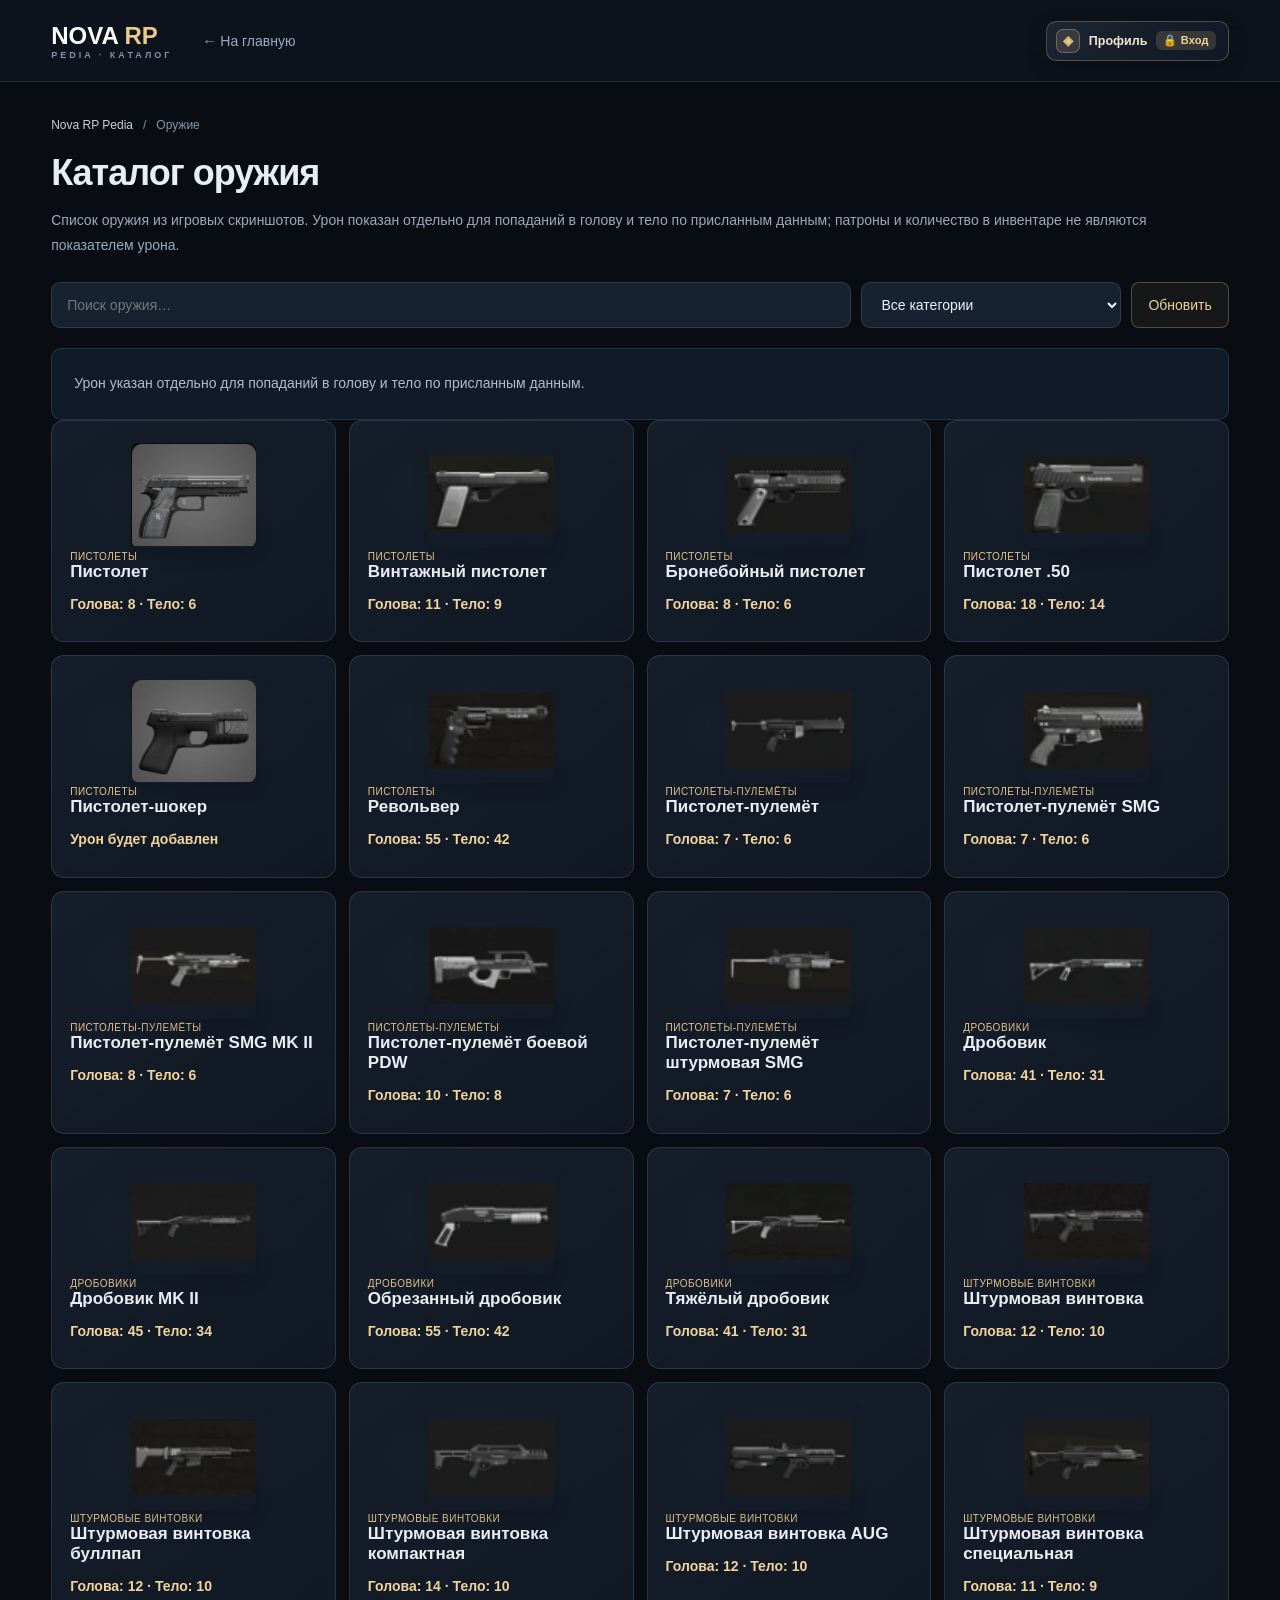
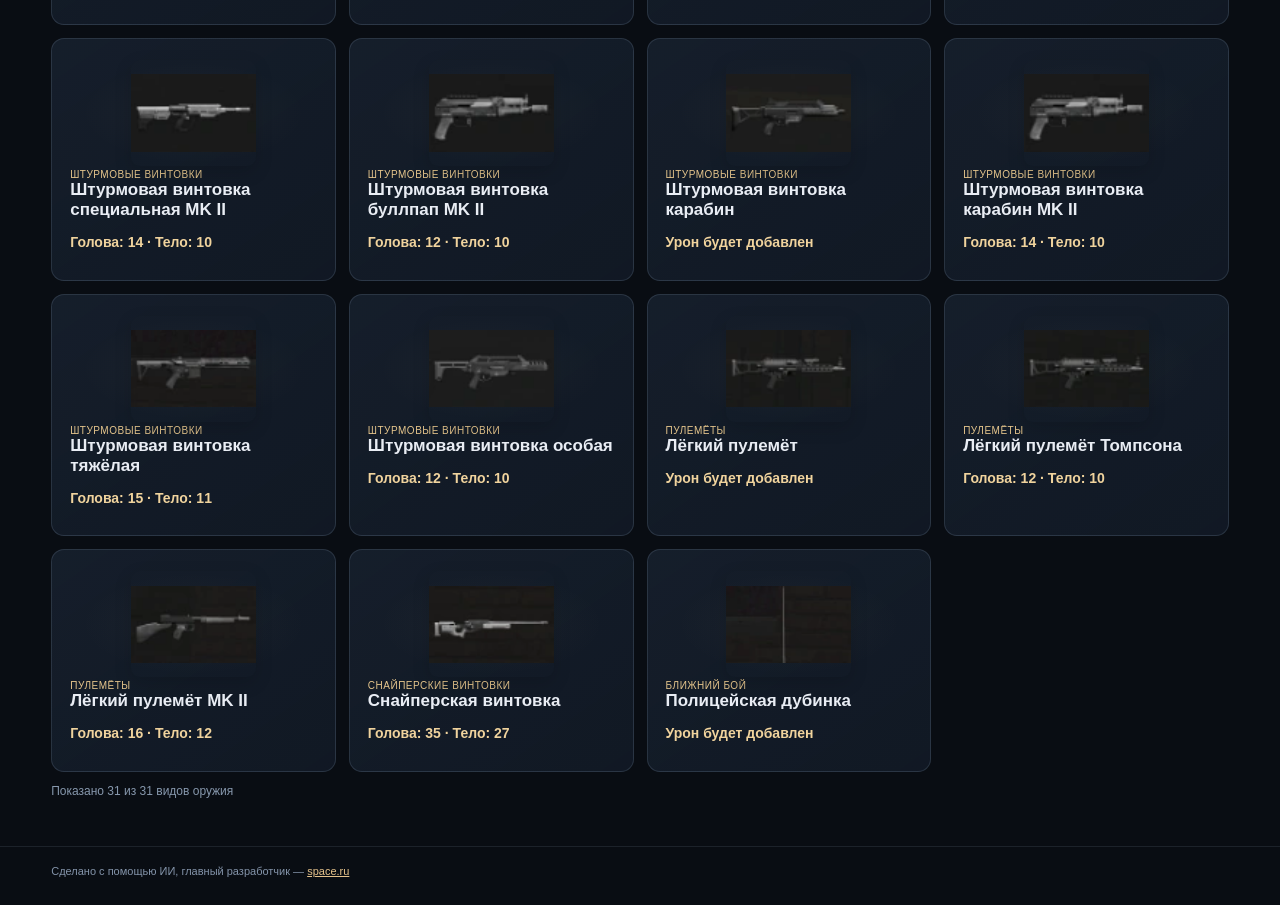
<file: weapons.html>
<!doctype html><html lang="ru"><head><meta charset="utf-8"><meta name="viewport" content="width=device-width,initial-scale=1"><title>Оружие — Nova RP Pedia</title><link rel="stylesheet" href="profile-nav.css"><style>
*{box-sizing:border-box}body{margin:0;min-height:100vh;background:#090d13;color:#e9edf4;font:14px 'Segoe UI',Arial,sans-serif}header{height:82px;padding:0 4vw;display:flex;align-items:center;gap:30px;border-bottom:1px solid #b5c9e522;background:#101722aa;backdrop-filter:blur(18px)}.brand{font-weight:900;font-size:24px;color:#fff;text-decoration:none}.brand b{color:#ecc88b}.brand small{display:block;font-size:9px;letter-spacing:3px;color:#8692a5}.wrap{max-width:1350px;margin:auto;padding:36px 4vw}.crumb{font-size:12px;color:#8494aa;margin-bottom:20px}.crumb a{color:#c6d1df;text-decoration:none}h1{font-size:36px;letter-spacing:-1px;margin:0 0 10px}.intro{color:#9ba9bd;line-height:1.8;margin-bottom:24px}.toolbar{display:grid;grid-template-columns:minmax(200px,1fr) 260px auto;gap:10px;margin:20px 0}.control{width:100%;border:1px solid #b2c8e526;background:#172231;color:#edf1f7;border-radius:9px;padding:13px 15px;font:inherit}.btn{border:1px solid #d6b77b55;border-radius:8px;padding:11px 16px;background:#d0af7710;color:#edd19e;cursor:pointer;font:inherit}.btn:hover{background:#d0af7724}.cards{display:grid;grid-template-columns:repeat(auto-fill,minmax(245px,1fr));gap:13px}.art{height:112px;display:flex;align-items:center;justify-content:center;background:radial-gradient(ellipse,#d5c4940a,transparent 65%);position:relative}.item-icon-photo{display:block;width:125px;height:106px;object-fit:contain;border-radius:9px;box-shadow:0 6px 18px #0002;transition:transform .25s}.card:hover .item-icon-photo{transform:translateY(-2px)}.card{background:linear-gradient(145deg,#1e2a3b99,#131c29c7);border:1px solid #acc5e526;border-radius:13px;padding:18px;min-height:152px}.card h2{font-size:17px;margin:0 0 12px}.tag{font-size:10px;letter-spacing:.5px;color:#e5c58c;text-transform:uppercase}.damage{font-size:14px;font-weight:750;color:#f0d39d;margin:7px 0 8px;line-height:1.55}.note{font-size:12px;color:#9eacc1;line-height:1.7;white-space:pre-wrap}.empty,.status{padding:22px;border:1px solid #b5c9e522;background:#142030bb;border-radius:10px;color:#aebdd0;line-height:1.8}.status.error{border-color:#e4877a66;color:#f0a59a}.editor-link{display:none;margin:0 0 18px}.hidden{display:none!important}.muted{color:#8798ad;font-size:12px}@media(max-width:720px){header{height:70px;padding:0 18px}.wrap{padding:25px 16px}h1{font-size:29px}.toolbar{grid-template-columns:1fr}.cards{grid-template-columns:1fr 1fr}.card{padding:14px}}@media(max-width:440px){.cards{grid-template-columns:1fr}}
</style></head><body><header><a class="brand" href="home.html">NOVA <b>RP</b><small>PEDIA · КАТАЛОГ</small></a><a href="home.html" style="color:#9eacc1;text-decoration:none">← На главную</a><div class="nova-header-end"><a class="nova-profile-btn" id="novaProfileNavBtn" href="profile.html"><span class="npb-avatar" aria-hidden="true">◈</span><span class="npb-label">Профиль</span><span class="npb-badge">🔒 Вход</span></a></div></header><main class="wrap"><div class="crumb"><a href="home.html">Nova RP Pedia</a> &nbsp; / &nbsp; <span>Оружие</span></div><h1>Каталог оружия</h1><p class="intro">Список оружия из игровых скриншотов. Урон показан отдельно для попаданий в голову и тело по присланным данным; патроны и количество в инвентаре не являются показателем урона.</p><div class="toolbar"><input id="search" class="control" type="search" placeholder="Поиск оружия…" aria-label="Поиск оружия"><select id="category" class="control" aria-label="Фильтр по категории"><option value="">Все категории</option><option>Пистолеты</option><option>Пистолеты-пулемёты</option><option>Дробовики</option><option>Штурмовые винтовки</option><option>Пулемёты</option><option>Снайперские винтовки</option><option>Ближний бой</option><option>Другое</option></select><button id="refresh" class="btn">Обновить</button></div><div id="status" class="status">Загружаем каталог…</div><div id="cards" class="cards"></div><p class="muted" id="count"></p></main><footer style="max-width:1350px;margin:0 auto;padding:18px 4vw 28px;border-top:1px solid #b5c9e51c;color:#8494aa;font-size:11px">Сделано с помощью ИИ, главный разработчик — <a href="https://space.ru" target="_blank" rel="noopener noreferrer" style="color:#e5c28b">space.ru</a></footer><script src="weapons.js?v=20261027"></script><script src="supabase-config.js"></script><script src="achievements.js"></script></body></html>
</file>
<file: profile-nav.css>
/* Nova RP Pedia — Global Profile Header Button & Achievement Toast */
.nova-header-end {
  margin-left: auto;
  display: flex;
  align-items: center;
  gap: 10px;
  flex-shrink: 0;
}

header .nova-header-end > .right {
  margin-left: 0;
}

.nova-profile-btn {
  display: inline-flex;
  align-items: center;
  gap: 9px;
  padding: 7px 12px 7px 9px;
  border-radius: 10px;
  border: 1px solid rgba(236, 200, 139, 0.28);
  background: linear-gradient(135deg, rgba(32, 42, 56, 0.85), rgba(17, 25, 37, 0.92));
  color: #f3e8d2;
  font-size: 12.5px;
  font-weight: 600;
  text-decoration: none;
  white-space: nowrap;
  box-shadow: 0 6px 20px rgba(0, 0, 0, 0.22);
  transition: transform 0.2s ease, border-color 0.2s ease, background 0.2s ease, box-shadow 0.2s ease;
}

.nova-profile-btn:hover {
  transform: translateY(-1px);
  border-color: rgba(236, 200, 139, 0.65);
  background: linear-gradient(135deg, rgba(44, 56, 74, 0.92), rgba(24, 34, 49, 0.96));
  color: #fff6e5;
  box-shadow: 0 10px 26px rgba(219, 177, 107, 0.14);
}

.nova-profile-btn:focus-visible {
  outline: 2px solid #ecc88b;
  outline-offset: 3px;
}

.nova-profile-btn.is-current {
  border-color: rgba(236, 200, 139, 0.78);
  background: linear-gradient(125deg, rgba(230, 198, 142, 0.22), rgba(32, 43, 59, 0.95));
  color: #ffe7bd;
  box-shadow: 0 0 24px rgba(236, 200, 139, 0.16);
}

.npb-avatar {
  width: 24px;
  height: 24px;
  border-radius: 7px;
  display: inline-grid;
  place-items: center;
  background: rgba(236, 200, 139, 0.14);
  border: 1px solid rgba(236, 200, 139, 0.32);
  color: #ecc88b;
  font-size: 13px;
  line-height: 1;
  flex-shrink: 0;
}

.npb-label {
  max-width: 135px;
  overflow: hidden;
  text-overflow: ellipsis;
}

.npb-badge {
  display: inline-flex;
  align-items: center;
  gap: 3px;
  padding: 3px 7px;
  border-radius: 6px;
  background: rgba(236, 200, 139, 0.16);
  color: #f0d29a;
  font-size: 11px;
  font-weight: 700;
  letter-spacing: 0.2px;
}

/* Achievement Unlock Toast Stack */
.nova-ach-toast-stack {
  position: fixed;
  right: 20px;
  bottom: 20px;
  z-index: 9999;
  display: flex;
  flex-direction: column;
  gap: 10px;
  max-width: min(370px, calc(100vw - 32px));
  pointer-events: none;
}

.nova-ach-toast {
  pointer-events: auto;
  display: flex;
  align-items: center;
  gap: 13px;
  padding: 14px 16px;
  border-radius: 14px;
  border: 1px solid rgba(236, 200, 139, 0.55);
  background: linear-gradient(135deg, rgba(25, 34, 48, 0.96), rgba(12, 18, 28, 0.98));
  color: #eef2f8;
  text-decoration: none;
  box-shadow: 0 18px 48px rgba(0, 0, 0, 0.55), 0 0 28px rgba(236, 200, 139, 0.16);
  backdrop-filter: blur(16px);
  -webkit-backdrop-filter: blur(16px);
  animation: novaAchSlideIn 0.38s cubic-bezier(0.2, 0.9, 0.25, 1) both;
}

.nova-ach-toast:hover {
  border-color: #f3d59b;
  color: #fff;
}

.nova-ach-toast-icon {
  width: 42px;
  height: 42px;
  border-radius: 11px;
  display: grid;
  place-items: center;
  background: radial-gradient(circle at 30% 25%, rgba(236, 200, 139, 0.32), rgba(236, 200, 139, 0.08));
  border: 1px solid rgba(236, 200, 139, 0.45);
  color: #f3d49b;
  font-size: 20px;
  flex-shrink: 0;
}

.nova-ach-toast-body {
  min-width: 0;
  flex: 1;
}

.nova-ach-toast-kicker {
  font-size: 10px;
  letter-spacing: 1.6px;
  text-transform: uppercase;
  color: #ecc88b;
  font-weight: 700;
}

.nova-ach-toast-title {
  font-size: 13.5px;
  font-weight: 700;
  color: #fff;
  margin-top: 3px;
  line-height: 1.35;
}

.nova-ach-toast-sub {
  font-size: 11px;
  color: #9fb0c7;
  margin-top: 3px;
}

@keyframes novaAchSlideIn {
  from {
    opacity: 0;
    transform: translateY(16px) scale(0.96);
  }
  to {
    opacity: 1;
    transform: translateY(0) scale(1);
  }
}

@media (max-width: 680px) {
  header {
    gap: 14px !important;
  }
  header .nova-header-end > .right {
    display: none;
  }
  .nova-profile-btn {
    padding: 6px 10px 6px 8px;
    gap: 7px;
    font-size: 12px;
  }
  .npb-label {
    max-width: 92px;
  }
}

@media (max-width: 420px) {
  .npb-label {
    max-width: 72px;
  }
}

@media (prefers-reduced-motion: reduce) {
  .nova-profile-btn,
  .nova-ach-toast {
    animation: none !important;
    transition: none !important;
  }
}
</file>
<file: pedia-sidebar.css>
/* Nova RP Pedia — Collapsible Tree Sidebar Navigation */
.pedia-shell {
  grid-template-columns: 284px minmax(0, 1fr) !important;
  gap: 42px !important;
}

.pedia-side {
  padding-top: 4px !important;
  position: sticky;
  top: 20px;
  align-self: start;
  max-height: calc(100vh - 36px);
  overflow-y: auto;
  overflow-x: hidden;
  padding-right: 4px;
  scrollbar-width: thin;
  scrollbar-color: rgba(236, 200, 139, 0.22) transparent;
}

.pedia-side::-webkit-scrollbar {
  width: 5px;
}
.pedia-side::-webkit-scrollbar-thumb {
  background: rgba(236, 200, 139, 0.22);
  border-radius: 999px;
}

.side-nav-root {
  display: flex;
  flex-direction: column;
  gap: 5px;
}

.side-section-divider {
  font-size: 10px;
  font-weight: 700;
  letter-spacing: 2px;
  text-transform: uppercase;
  color: #6b7d95;
  margin: 16px 0 6px 8px;
}

.side-section-divider:first-child {
  margin-top: 4px;
}

/* Standalone top-level row (like "Мониторинг онлайна" / "Главная") */
.side-flat-link {
  display: flex;
  align-items: center;
  gap: 11px;
  padding: 8px 11px 8px 7px;
  border-radius: 11px;
  border: 1px solid transparent;
  color: #9eacbf;
  font-size: 13.5px;
  font-weight: 600;
  text-decoration: none;
  transition: background 0.16s ease, color 0.16s ease, border-color 0.16s ease, box-shadow 0.16s ease;
}

.side-flat-link:hover {
  background: rgba(255, 255, 255, 0.035);
  color: #f4efe6;
}

.side-flat-icon {
  width: 32px;
  height: 32px;
  border-radius: 8px;
  display: grid;
  place-items: center;
  color: #e2bd7e;
  background: transparent;
  border: 1px solid transparent;
  flex-shrink: 0;
  font-size: 15px;
  transition: all 0.18s ease;
}

.side-flat-link:hover .side-flat-icon {
  background: rgba(236, 200, 139, 0.1);
  border-color: rgba(236, 200, 139, 0.25);
}

.side-flat-link.is-active {
  background: linear-gradient(92deg, #b88438 0%, #d8a756 58%, #c79343 100%);
  border-color: rgba(255, 232, 186, 0.45);
  color: #ffffff;
  font-weight: 700;
  text-shadow: 0 1px 2px rgba(0, 0, 0, 0.35);
  box-shadow: 0 6px 20px rgba(212, 162, 83, 0.26), inset 0 1px 0 rgba(255, 255, 255, 0.22);
}

.side-flat-link.is-active .side-flat-icon {
  color: #ffffff;
  background: rgba(255, 255, 255, 0.16);
  border-color: rgba(255, 255, 255, 0.28);
}

.side-flat-text {
  flex: 1;
  min-width: 0;
  overflow: hidden;
  text-overflow: ellipsis;
  white-space: nowrap;
}

/* Collapsible Tree Group */
.side-tree-group {
  display: flex;
  flex-direction: column;
}

.side-group-btn {
  width: 100%;
  display: flex;
  align-items: center;
  gap: 11px;
  padding: 7px 11px 7px 7px;
  border-radius: 11px;
  border: 1px solid transparent;
  background: transparent;
  color: #a4b2c6;
  font-size: 13.5px;
  font-weight: 600;
  text-align: left;
  cursor: pointer;
  transition: background 0.18s ease, border-color 0.18s ease, color 0.18s ease, box-shadow 0.18s ease;
}

.side-group-btn:hover {
  background: rgba(255, 255, 255, 0.035);
  color: #f3efe7;
}

.side-group-icon {
  width: 32px;
  height: 32px;
  border-radius: 8px;
  display: grid;
  place-items: center;
  color: #dfbc7e;
  background: rgba(236, 200, 139, 0.05);
  border: 1px solid rgba(236, 200, 139, 0.12);
  font-size: 15px;
  flex-shrink: 0;
  transition: all 0.18s ease;
}

.side-group-btn:hover .side-group-icon {
  border-color: rgba(236, 200, 139, 0.3);
  background: rgba(236, 200, 139, 0.12);
}

/* Open state — framed parent card + glowing icon box (matches reference screenshot) */
.side-tree-group.is-open > .side-group-btn {
  border-color: rgba(226, 197, 139, 0.24);
  background: linear-gradient(180deg, rgba(24, 34, 48, 0.92), rgba(15, 22, 34, 0.96));
  color: #ffffff;
  font-weight: 700;
  box-shadow: 0 8px 24px rgba(0, 0, 0, 0.28);
}

.side-tree-group.is-open > .side-group-btn .side-group-icon {
  background: linear-gradient(145deg, rgba(232, 191, 121, 0.34), rgba(164, 116, 48, 0.2));
  border-color: rgba(236, 200, 139, 0.56);
  color: #fffaf0;
  box-shadow: 0 4px 15px rgba(226, 184, 112, 0.25), inset 0 1px 0 rgba(255, 255, 255, 0.18);
}

.side-group-title {
  flex: 1;
  min-width: 0;
  overflow: hidden;
  text-overflow: ellipsis;
  white-space: nowrap;
}

.side-count-pill {
  display: inline-flex;
  align-items: center;
  justify-content: center;
  min-width: 21px;
  height: 20px;
  padding: 0 6px;
  border-radius: 6px;
  background: rgba(255, 255, 255, 0.065);
  border: 1px solid rgba(255, 255, 255, 0.085);
  color: #9aa8bc;
  font-size: 11px;
  font-weight: 700;
  line-height: 1;
  flex-shrink: 0;
}

.side-tree-group.is-open > .side-group-btn .side-count-pill {
  background: rgba(236, 200, 139, 0.14);
  border-color: rgba(236, 200, 139, 0.3);
  color: #f3d59b;
}

.side-chevron {
  width: 15px;
  height: 15px;
  color: #77879e;
  flex-shrink: 0;
  display: grid;
  place-items: center;
  transition: transform 0.22s cubic-bezier(0.22, 1, 0.36, 1), color 0.18s ease;
}

.side-tree-group.is-open > .side-group-btn .side-chevron {
  transform: rotate(180deg);
  color: #ecc88b;
}

/* Smooth Accordion Children Wrapper */
.side-tree-collapse {
  display: grid;
  grid-template-rows: 0fr;
  transition: grid-template-rows 0.24s cubic-bezier(0.22, 1, 0.36, 1);
}

.side-tree-group.is-open > .side-tree-collapse {
  grid-template-rows: 1fr;
}

.side-tree-clip {
  overflow: hidden;
}

/* Tree Trunk & Horizontal Branch Connectors */
.side-tree-inner {
  position: relative;
  padding: 5px 0 4px 35px;
  display: flex;
  flex-direction: column;
}

.side-tree-inner::before {
  content: '';
  position: absolute;
  left: 22px;
  top: 0;
  height: 7px;
  width: 1px;
  background: rgba(181, 201, 229, 0.16);
}

.side-child-wrap {
  position: relative;
  padding: 2px 0;
}

.side-child-wrap::before {
  content: '';
  position: absolute;
  left: -13px;
  top: 0;
  bottom: 0;
  width: 1px;
  background: rgba(181, 201, 229, 0.16);
}

.side-child-wrap:last-child::before {
  bottom: 50%;
}

.side-child-wrap::after {
  content: '';
  position: absolute;
  left: -13px;
  top: 50%;
  width: 10px;
  height: 1px;
  background: rgba(181, 201, 229, 0.16);
}

/* Child Link Row */
.side-child-link {
  display: flex;
  align-items: center;
  gap: 10px;
  padding: 9px 11px;
  border-radius: 10px;
  border: 1px solid transparent;
  color: #98a7bc;
  font-size: 13px;
  font-weight: 500;
  text-decoration: none;
  transition: background 0.15s ease, color 0.15s ease, border-color 0.15s ease, box-shadow 0.15s ease;
}

.side-child-link:hover {
  background: rgba(236, 200, 139, 0.08);
  border-color: rgba(236, 200, 139, 0.18);
  color: #f5efe4;
}

.side-child-icon {
  width: 16px;
  height: 16px;
  display: grid;
  place-items: center;
  color: #7c8da4;
  flex-shrink: 0;
  font-size: 13px;
  transition: color 0.15s ease;
}

.side-child-link:hover .side-child-icon {
  color: #ecc88b;
}

.side-child-text {
  flex: 1;
  min-width: 0;
  overflow: hidden;
  text-overflow: ellipsis;
  white-space: nowrap;
}

.side-child-arrow {
  width: 15px;
  height: 15px;
  display: grid;
  place-items: center;
  color: #546276;
  flex-shrink: 0;
  margin-left: 4px;
  transition: color 0.15s ease, transform 0.15s ease;
}

.side-child-link:hover .side-child-arrow {
  color: #e6c68e;
  transform: translateX(2px);
}

/* Active Child Pill — vibrant gradient highlight with crisp white icon + ↳ arrow */
.side-child-link.is-active {
  background: linear-gradient(92deg, #b88438 0%, #d8a756 58%, #c79343 100%);
  border-color: rgba(255, 232, 186, 0.48);
  color: #ffffff;
  font-weight: 700;
  text-shadow: 0 1px 2px rgba(0, 0, 0, 0.38);
  box-shadow: 0 6px 20px rgba(212, 162, 83, 0.28), inset 0 1px 0 rgba(255, 255, 255, 0.25);
}

.side-child-link.is-active .side-child-icon,
.side-child-link.is-active .side-child-arrow {
  color: #ffffff;
  filter: drop-shadow(0 1px 1px rgba(0, 0, 0, 0.3));
}

/* Mobile Toggle Button */
.pedia-mobile-nav-toggle {
  display: none;
  width: 100%;
  margin-bottom: 16px;
  padding: 11px 15px;
  border-radius: 10px;
  border: 1px solid rgba(226, 197, 139, 0.28);
  background: rgba(20, 30, 44, 0.85);
  color: #f0d5a1;
  font-size: 13px;
  font-weight: 700;
  align-items: center;
  justify-content: space-between;
  cursor: pointer;
}

@media (max-width: 1120px) {
  .pedia-shell {
    grid-template-columns: 252px minmax(0, 1fr) !important;
    gap: 28px !important;
  }
}

@media (max-width: 820px) {
  .pedia-shell {
    display: block !important;
  }
  .pedia-mobile-nav-toggle {
    display: flex;
  }
  .pedia-side {
    display: none !important;
    position: static;
    max-height: none;
    margin-bottom: 22px;
    padding: 14px !important;
    border-radius: 14px;
    border: 1px solid rgba(181, 201, 229, 0.16);
    background: rgba(14, 21, 32, 0.92);
  }
  .pedia-side.is-mobile-open {
    display: block !important;
  }
}

.article-toc {
  display: none !important;
}
</file>
<file: pedia-richtext.css>
/* Nova RP Pedia — Rich Article Content & Callout Blocks */
.rt-content {
  color: #e4eaf3;
  font-size: 15px;
  line-height: 1.76;
  word-wrap: break-word;
  overflow-wrap: anywhere;
}

.rt-content > *:first-child {
  margin-top: 0;
}

.rt-content > *:last-child {
  margin-bottom: 0;
}

.rt-content p {
  margin: 0 0 14px;
  color: inherit;
  font-size: inherit;
  line-height: 1.76;
}

.rt-content h2 {
  font-size: 23px;
  font-weight: 800;
  color: #ffffff;
  letter-spacing: -0.4px;
  line-height: 1.3;
  margin: 26px 0 16px;
}

.rt-content h3 {
  font-size: 18.5px;
  font-weight: 750;
  color: #ffffff;
  letter-spacing: -0.2px;
  line-height: 1.35;
  margin: 20px 0 12px;
}

.rt-content h4 {
  font-size: 16px;
  font-weight: 700;
  color: #f3efe6;
  margin: 16px 0 10px;
}

.rt-content strong,
.rt-content b {
  color: #ffffff;
  font-weight: 700;
}

/* Allow colored bold text to keep its chosen color */
.rt-content span[style*="color"] strong,
.rt-content span[style*="color"] b,
.rt-content strong span[style*="color"],
.rt-content b span[style*="color"] {
  color: inherit;
}

.rt-content a {
  color: #e05252;
  text-decoration: underline;
  text-underline-offset: 3px;
  text-decoration-thickness: 1px;
  transition: opacity 0.15s ease, filter 0.15s ease;
}

.rt-content a:hover {
  filter: brightness(1.18);
}

/* Bullet & Numbered Lists (matching wiki screenshot) */
.rt-content ul {
  list-style: none;
  padding-left: 20px;
  margin: 10px 0 16px;
}

.rt-content ul > li {
  position: relative;
  margin: 7px 0;
  color: inherit;
  font-size: inherit;
  line-height: 1.74;
}

.rt-content ul > li::before {
  content: '•';
  position: absolute;
  left: -16px;
  top: 0;
  color: #e05252;
  font-weight: 900;
}

.rt-content ol {
  padding-left: 22px;
  margin: 10px 0 16px;
}

.rt-content ol > li {
  margin: 7px 0;
  padding-left: 4px;
  color: inherit;
  font-size: inherit;
  line-height: 1.74;
}

/* Info Callout Box with ⓘ Circle Icon (exact match to reference screenshot) */
.rt-callout {
  display: flex;
  align-items: flex-start;
  gap: 14px;
  margin: 18px 0;
  padding: 16px 20px;
  border-radius: 10px;
  background: rgba(17, 23, 33, 0.82);
  border: 1px solid rgba(255, 255, 255, 0.1);
  box-shadow: 0 6px 22px rgba(0, 0, 0, 0.22);
}

.rt-callout-icon {
  width: 20px;
  height: 20px;
  border-radius: 50%;
  flex-shrink: 0;
  margin-top: 3px;
  display: inline-flex;
  align-items: center;
  justify-content: center;
  font-size: 12px;
  font-weight: 700;
  font-style: normal;
  font-family: 'Segoe UI', Arial, sans-serif;
  line-height: 1;
  border: 1.6px solid #e05252;
  color: #e05252;
  user-select: none;
}

.rt-callout-gold {
  border-color: rgba(236, 200, 139, 0.24);
  background: rgba(26, 23, 18, 0.72);
}

.rt-callout-gold .rt-callout-icon {
  border-color: #ecc88b;
  color: #ecc88b;
}

.rt-callout-blue {
  border-color: rgba(96, 165, 250, 0.24);
  background: rgba(15, 25, 38, 0.78);
}

.rt-callout-blue .rt-callout-icon {
  border-color: #60a5fa;
  color: #60a5fa;
}

.rt-callout-green {
  border-color: rgba(74, 222, 128, 0.24);
  background: rgba(14, 28, 22, 0.76);
}

.rt-callout-green .rt-callout-icon {
  border-color: #4ade80;
  color: #4ade80;
}

.rt-callout-body {
  flex: 1;
  min-width: 0;
  color: #dce3ee;
  font-size: 14.5px;
  line-height: 1.72;
}

.rt-callout-body p {
  margin: 0 0 8px;
}

.rt-callout-body p:last-child {
  margin-bottom: 0;
}

.rt-content blockquote {
  margin: 16px 0;
  padding: 12px 18px;
  border-left: 3px solid #ecc88b;
  background: rgba(236, 200, 139, 0.06);
  border-radius: 0 8px 8px 0;
  color: #d5dfec;
}

.rt-content hr {
  border: 0;
  border-top: 1px solid rgba(181, 201, 229, 0.16);
  margin: 24px 0;
}

.rt-content code {
  padding: 2px 6px;
  border-radius: 5px;
  background: rgba(255, 255, 255, 0.07);
  border: 1px solid rgba(255, 255, 255, 0.09);
  font-family: Consolas, Monaco, monospace;
  font-size: 0.92em;
  color: #f3d59b;
}

.rt-content img {
  display: block;
  max-width: 100%;
  width: auto;
  height: auto;
  border-radius: 12px;
  border: 1px solid rgba(236, 200, 139, 0.22);
  background: #141820;
  box-shadow: 0 10px 30px rgba(0, 0, 0, 0.38);
  margin: 16px auto 20px;
}

.rt-car-photo {
  width: min(100%, 420px) !important;
}

.rt-align-left { text-align: left !important; }
.rt-align-center { text-align: center !important; }
.rt-align-right { text-align: right !important; }
</file>
